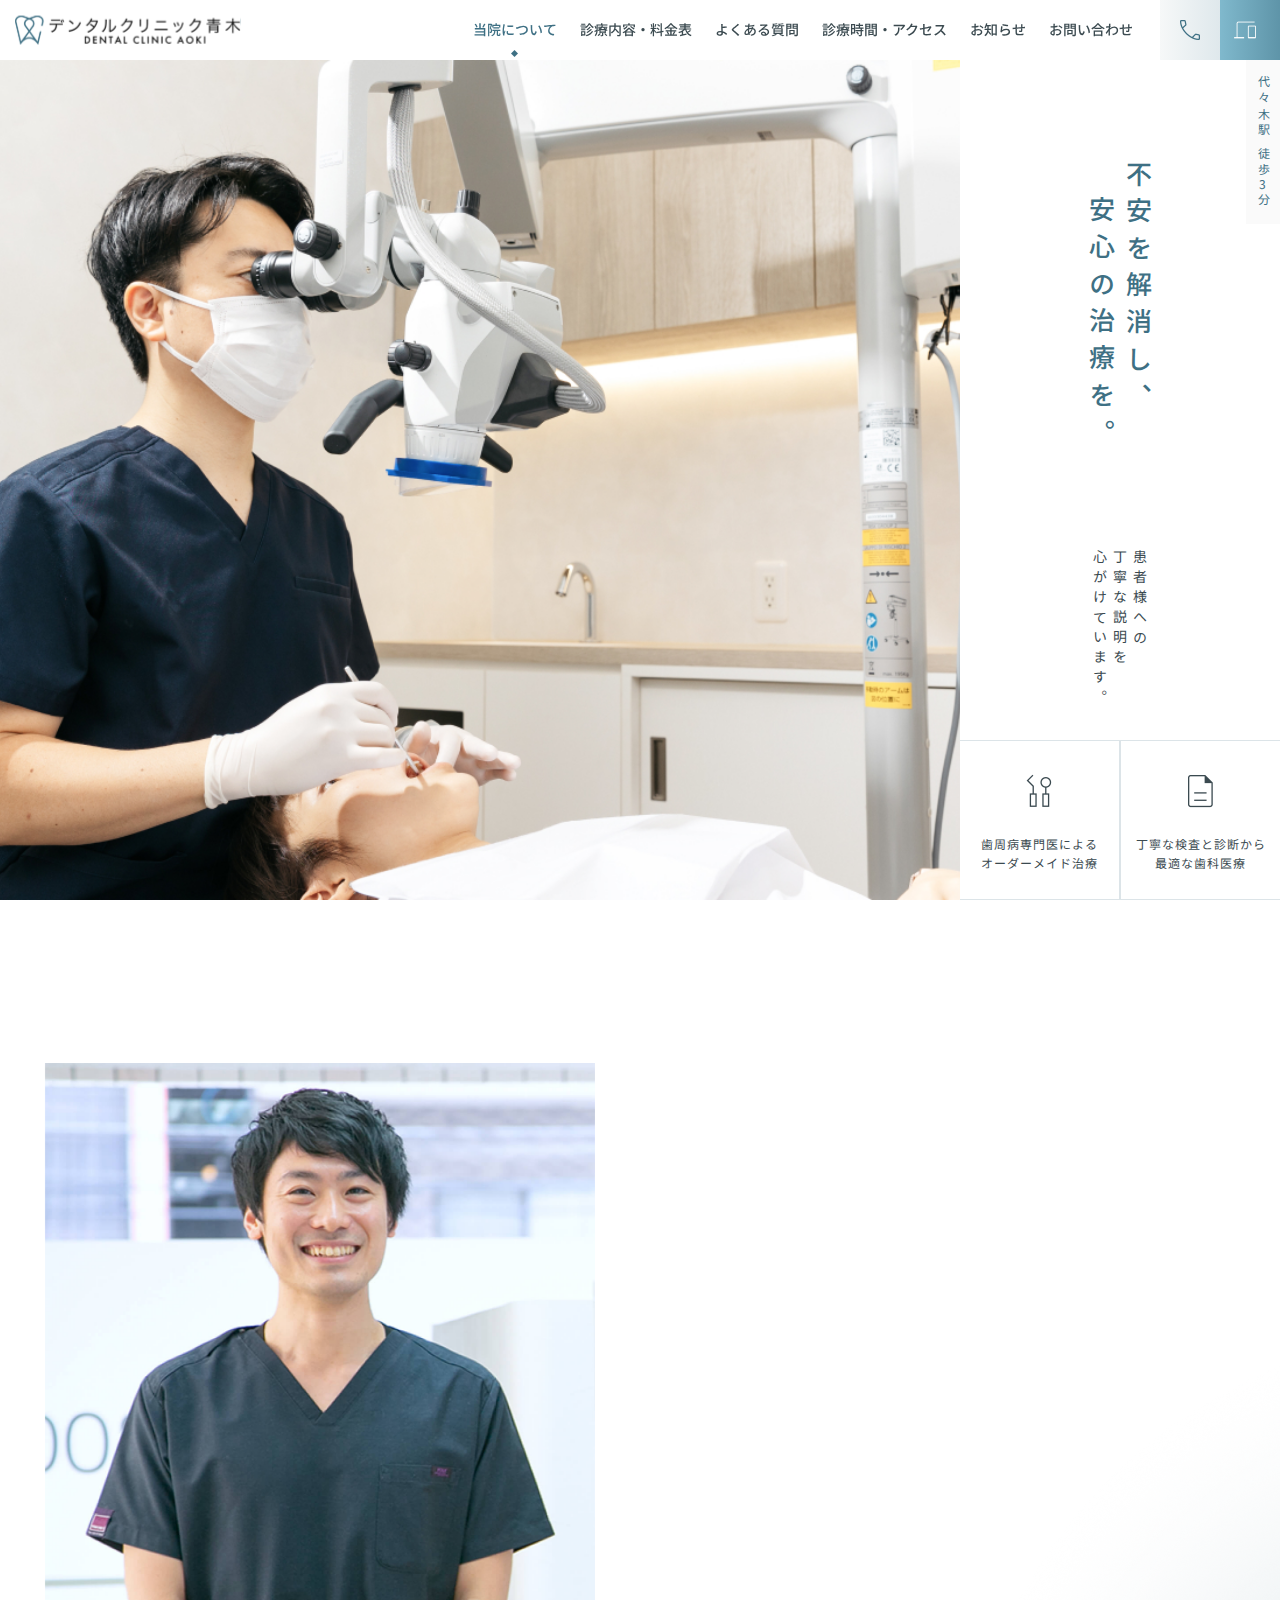
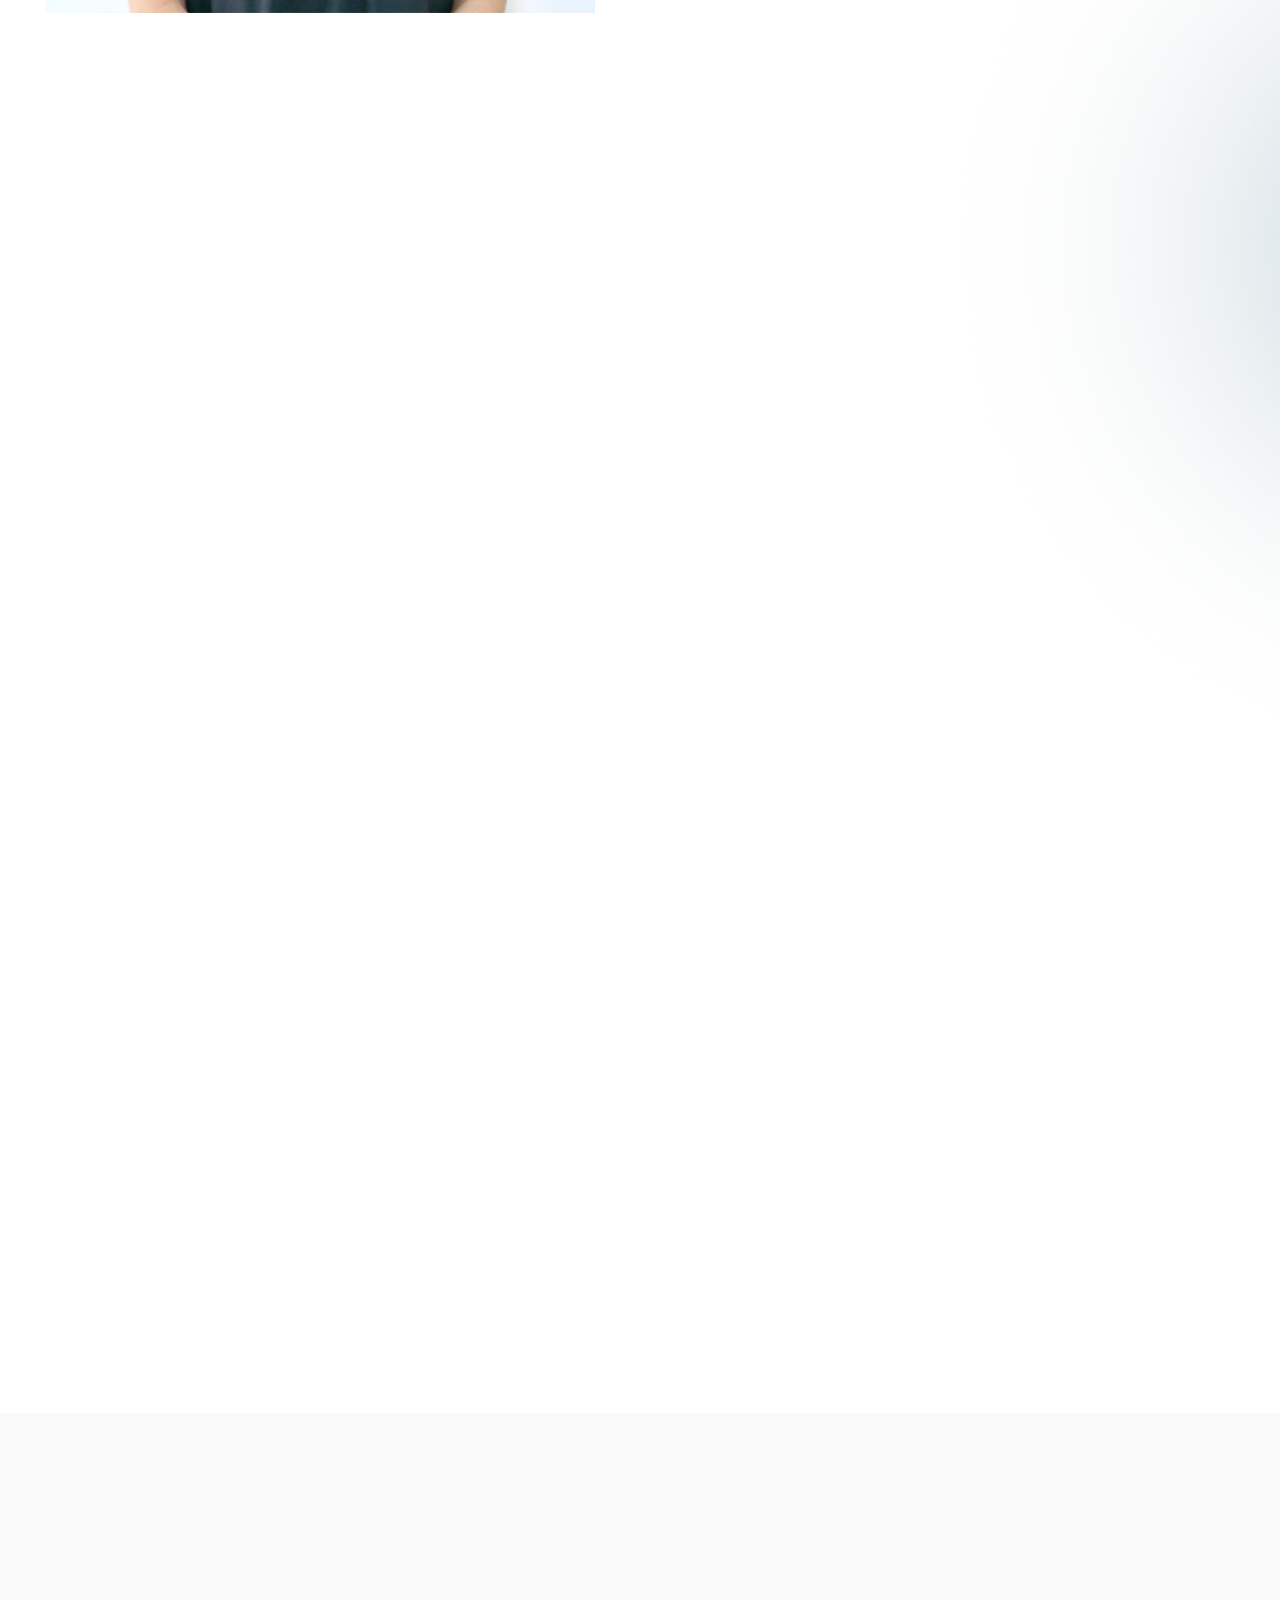
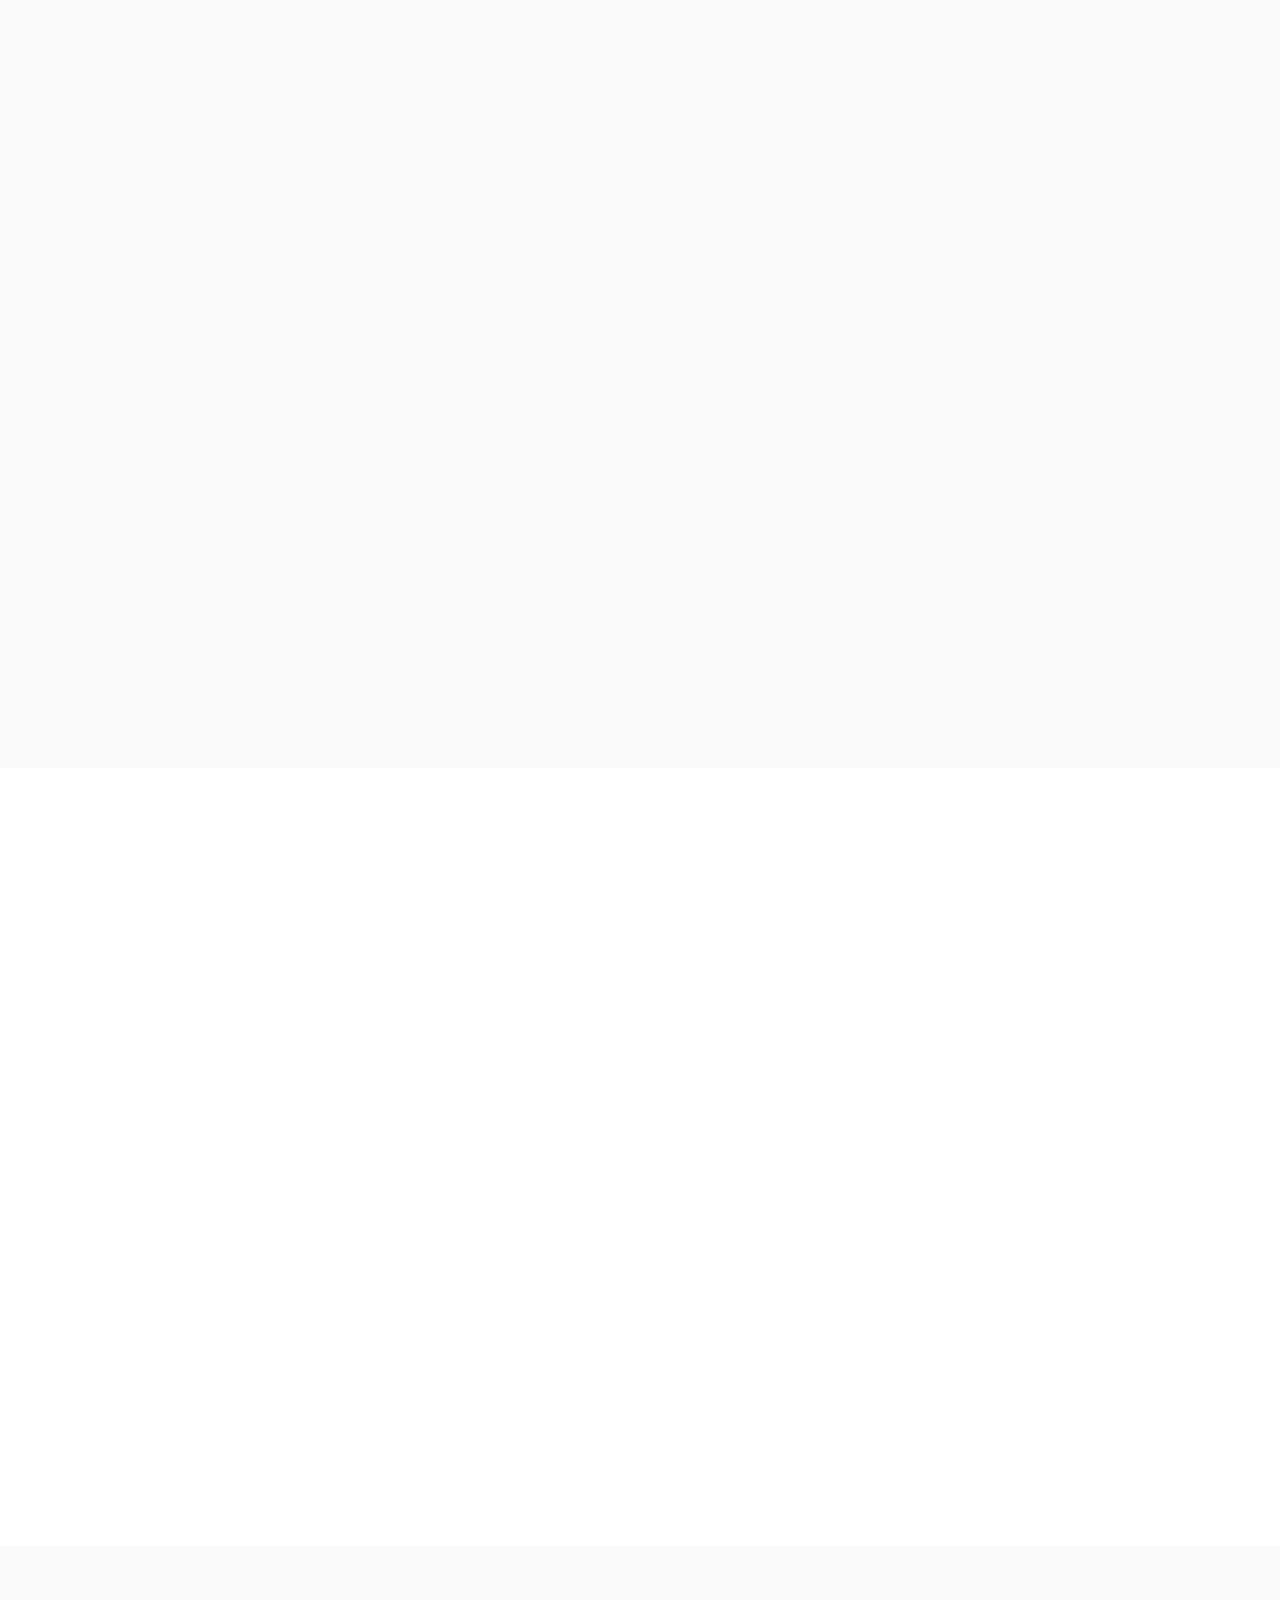
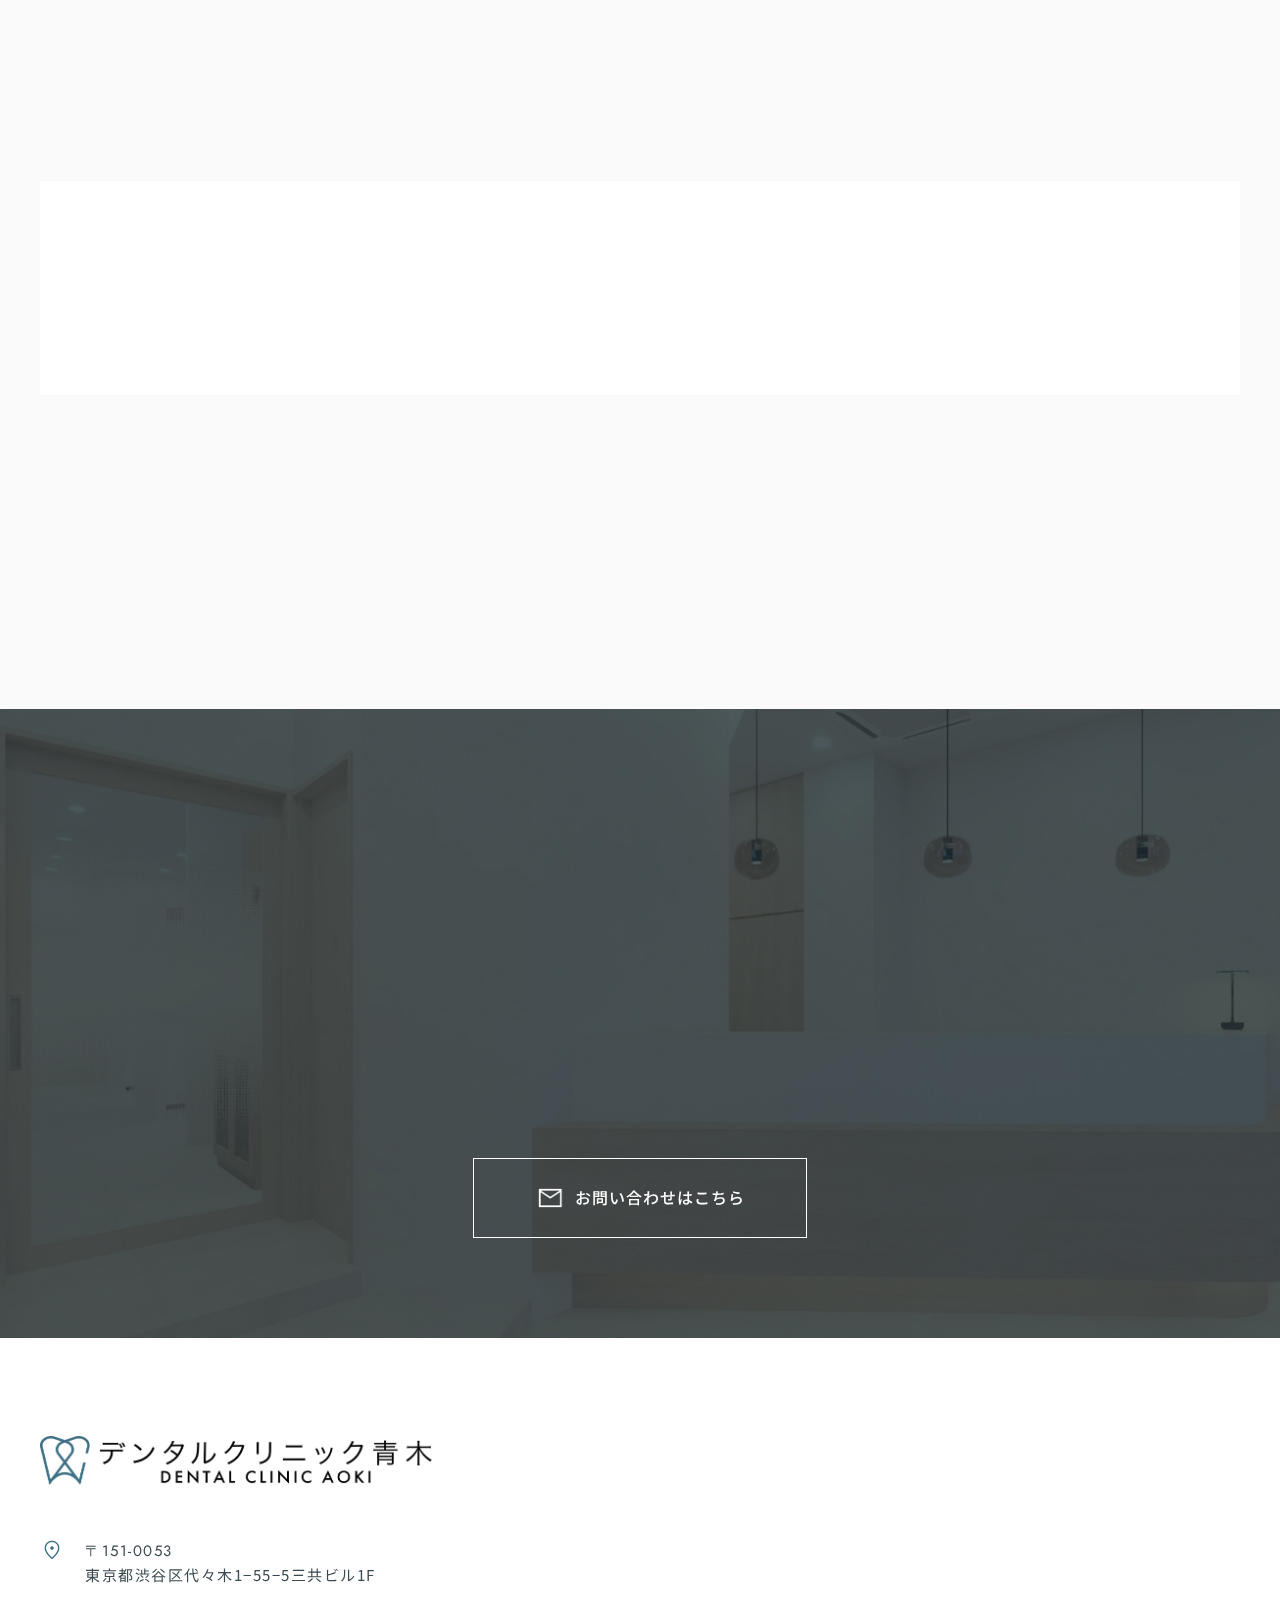
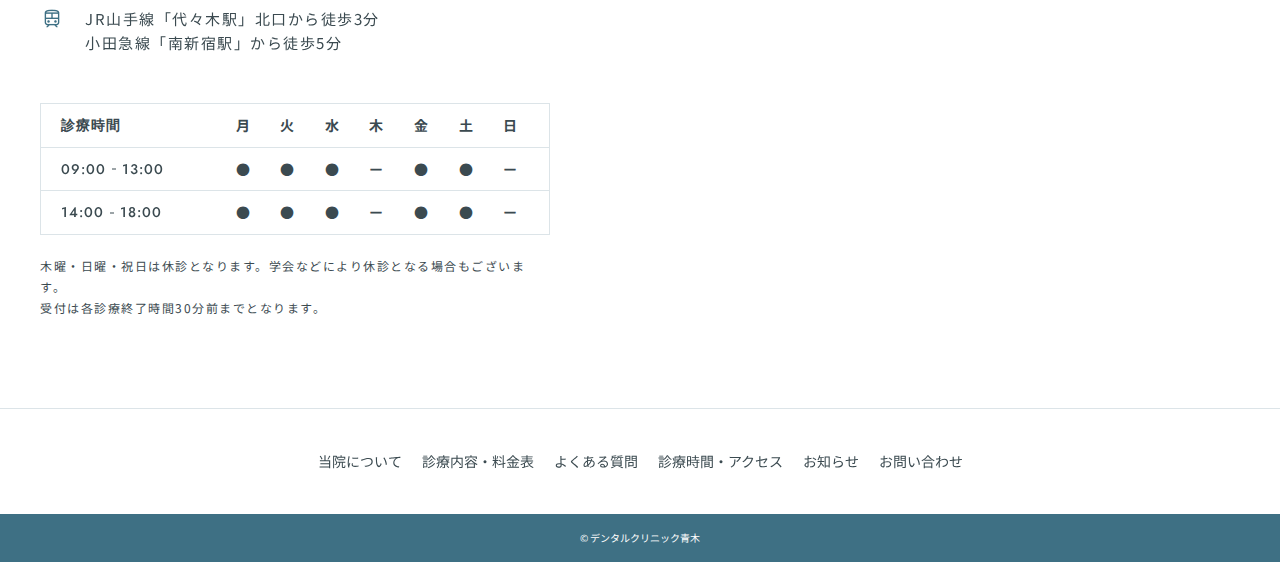
<file: index.html>
<!DOCTYPE html>
<html lang="ja">
	<head>
		<meta charset="utf-8">
		<meta http-equiv="x-ua-compatible" content="ie=edge">
		<meta name="viewport" content="width=device-width,initial-scale=1,user-scalable=no">
		<title></title>
		<meta name="description" content="">
		<meta name="keywords" content="">
		<meta name="format-detection" content="telephone=no">
		<link type="text/css" rel="stylesheet" href="./css/slick.css">
		<link type="text/css" rel="stylesheet" href="./css/slick-theme.css">
		<link type="text/css" rel="stylesheet" href="./css/oc-theme.css">
	</head>
	<body>
		<header id="header">
			<a href="./" class="header-logo">
				<img src="./img/common/logo.svg" alt="DENTAL CLINIC AOKI">
			</a>
			<nav class="header-nav">
				<ul class="header-nav__menu">
					<li class="header-nav__menu-item">
						<a href="" class="active">当院について</a>
					</li>
					<li class="header-nav__menu-item">
						<a href="">診療内容・料金表</a>
					</li>
					<li class="header-nav__menu-item">
						<a href="">よくある質問</a>
					</li>
					<li class="header-nav__menu-item">
						<a href="">診療時間・アクセス</a>
					</li>
					<li class="header-nav__menu-item">
						<a href="">お知らせ</a>
					</li>
					<li class="header-nav__menu-item">
						<a href="">お問い合わせ</a>
					</li>
				</ul>
				<div class="header-note sp-tb">
					<p> 当院は予約制となっております。<br> ご来院の前にご予約をお願いいたします。 </p>
					<a href="tel:0973800X0X" class="header-note__tel">
						<span>09-7380-0X0X</span>
					</a>
					<a href="" class="header-note__email">
						<span>お問い合わせはこちら</span>
					</a>
				</div>
			</nav>
			<div class="header-item">
				<a href="" class="header-item__tel js-openpopup">
					<img src="./img/common/icon-01.png" alt="tel">
				</a>
				<a href="" class="header-item__web pc-tb">
					<img src="./img/common/icon-02.png" alt="Web予約">
					<span>Web予約</span>
				</a>
			</div>
			<span class="js-mobile">
				<span></span>
			</span>
		</header>
		<main class="page-index">
			<section class="sec-mv">
				<ul class="mv-slider js-mv-slider">
					<li class="mv-slider__item">
						<img src="./img/index/mv-01.jpg" alt="DENTAL CLINIC AOKI" class="pc">
						<img src="./img/index/mv-01-sp.jpg" alt="DENTAL CLINIC AOKI" class="sp">
					</li>
					<li class="mv-slider__item">
						<img src="./img/index/mv-02.jpg" alt="DENTAL CLINIC AOKI" class="pc">
						<img src="./img/index/mv-02-sp.jpg" alt="DENTAL CLINIC AOKI" class="sp">
					</li>
					<li class="mv-slider__item">
						<img src="./img/index/mv-03.jpg" alt="DENTAL CLINIC AOKI" class="pc">
						<img src="./img/index/mv-03-sp.jpg" alt="DENTAL CLINIC AOKI" class="sp">
					</li>
					<li class="mv-slider__item">
						<img src="./img/index/mv-04.jpg" alt="DENTAL CLINIC AOKI" class="pc">
						<img src="./img/index/mv-04-sp.jpg" alt="DENTAL CLINIC AOKI" class="sp">
					</li>
				</ul>
				<div class="mv-block">
					<div class="mv-block__heading">
						<span class="mv-block__heading-note">代々木駅 徒歩<span>3</span>分</span>
						<h1 class="mv-block__heading-ttl">
							<p>
								<span>不安を解消し、</span>
								<span>安心の治療を。</span>
							</p>
						</h1>
						<div class="mv-block__heading-ct">
							<p> 患者様への<br class="pc-tb">丁寧な説明を<br class="pc-tb">心がけています。 </p>
						</div>
					</div>
					<div class="mv-block__items">
						<div class="mv-block__item">
							<img src="./img/common/icon-03.png" alt="歯周病専門医によるオーダーメイド治療">
							<p> 歯周病専門医による<br>オーダーメイド治療 </p>
						</div>
						<div class="mv-block__item">
							<img src="./img/common/icon-04.png" alt="丁寧な検査と診断から最適な歯科医療">
							<p> 丁寧な検査と診断から<br>最適な歯科医療 </p>
						</div>
					</div>
				</div>
			</section>
			<section class="sec-policy">
				<div class="policy-block">
					<div class="policy-block__img">
						<div class="policy-block__img--sticky">
							<div class="sticky-box">
								<img src="./img/index/policy-img.jpg" alt="丁寧な検査と診断から最適な歯科医療" class="img-01">
								<img src="./img/index/policy-img-02.jpg" alt="丁寧な検査と診断から最適な歯科医療" class="img-fade img-02">
							</div>
						</div>
					</div>
					<div class="policy-block__ct">
						<h2 class="c-ttl__01 js-scrollin">
							<span class="c-ft--en">Policy</span>
							<span class="c-ft--jp"> 患者さま<br class="sp"><span>一人ひとりに合った</span><br>
								<span>オーダーメイド治療</span>を<br> 提供いたします </span>
						</h2>
						<p class="js-scrollin"> 当院は、歯周病専門医の知識と技術をもとに、<br class="pc">歯周治療を中心とした包括的治療を提供いたします。 </p>
						<p class="js-scrollin"> 患者さまの不安や疑問、要望にしっかりと耳を傾け、<br class="pc">適切かつ正確な検査を行うことで、<br class="pc">患者さま一人ひとりのお口の状況をしっかり把握し、<br class="pc">治療を進めてまいります。 </p>
						<p class="js-scrollin"> 治療に関しては現在の状態、問題点、治療の選択肢、<br class="pc">それぞれのメリットとデメリットを細かく説明し、<br class="pc">納得いただいた上で、<br class="pc">どの治療が患者さまに適しているのか<br class="pc"> 患者さまと相談しながら決定していきます。 </p>
						<p class="js-scrollin"> 歯科医院にあまり良い印象を持っていない人でも<br class="pc"> 来院したいと思える環境や治療を提供することを<br class="pc"> 目指しております。 </p>
						<p class="js-scrollin pc"> 院長 青木栄人 </p>
					</div>
				</div>
			</section>
			<section class="sec-promise">
				<div class="inner">
					<div class="writing-block">
						<div class="writing-block__heading js-scrollin">
							<h2 class="c-ttl__02">
								<span class="c-ft--en">Promise</span>
								<span class="c-ft--jp"> 患者さまへの<br class="pc">お約束 </span>
							</h2>
						</div>
						<div class="writing-block__ct">
							<ul class="promise-list js-promise-list">
								<li class="promise-list__item js-scrollin">
									<div class="promise-list__box">
										<div class="promise-list__img">
											<img src="./img/index/promise-img-01.jpg" alt="しっかりとした説明で安心して治療を受けていただきます">
										</div>
										<div class="promise-list__ct c-txt__basic">
											<span class="promise-list__ct-number">Promise.01</span>
											<h3 class="promise-list__ct-ttl">しっかりとした説明で安心して治療を受けていただきます</h3>
											<p> 歯科治療に積極的でなかったり、不安を抱いている人にも、安心していただけるような歯科医療を提供いたします。 </p>
										</div>
									</div>
								</li>
								<li class="promise-list__item js-scrollin">
									<div class="promise-list__box">
										<div class="promise-list__img">
											<img src="./img/index/promise-img-02.jpg" alt="検査と診断に基づいた質の高い治療を提供します">
										</div>
										<div class="promise-list__ct c-txt__basic">
											<span class="promise-list__ct-number">Promise.02</span>
											<h3 class="promise-list__ct-ttl">検査と診断に基づいた質の高い治療を提供します</h3>
											<p> お口の中の状態を正しく検査・診断し、エビデンスに基づいた質の高い歯科治療の提供を行っております。 </p>
										</div>
									</div>
								</li>
								<li class="promise-list__item js-scrollin">
									<div class="promise-list__box">
										<div class="promise-list__img">
											<img src="./img/index/promise-img-03.jpg" alt="予防・メインテナンスを重視します">
										</div>
										<div class="promise-list__ct c-txt__basic">
											<span class="promise-list__ct-number">Promise.03</span>
											<h3 class="promise-list__ct-ttl">予防・メインテナンスを重視します</h3>
											<p> 歯科治療においてブラッシングは非常に重要です。<br> 当院では治療だけでなく、歯磨き指導や予防、メインテナンスに力を入れております。 </p>
										</div>
									</div>
								</li>
							</ul>
							<div class="flex-end js-scrollin">
								<a href="" class="c-btn__01">
									<span>当院について詳しく見る</span>
								</a>
							</div>
						</div>
					</div>
				</div>
			</section>
			<section class="sec-service">
				<div class="inner">
					<h2 class="c-ttl__01 c-al--c js-scrollin">
						<span class="c-ft--en">Service</span>
						<span class="c-ft--jp">診療内容</span>
					</h2>
					<div class="heading-note c-txt__basic js-scrollin">
						<p> 歯周病専門医である院長を中心に、<br> 各科の専門医・認定医の連携により、<br class="sp">歯科全般の診療に対応いたします。<br> お口のことならなんでもご相談ください。 </p>
					</div>
					<ul class="service-list">
						<li class="service-list__item js-scrollin">
							<a href="" class="service-list__box">
								<img src="./img/common/icon-06.png" alt="歯周病治療">
								<span>歯周病治療</span>
							</a>
						</li>
						<li class="service-list__item js-scrollin">
							<a href="" class="service-list__box">
								<img src="./img/common/icon-07.png" alt="予防歯科・メインテナンス">
								<span class="pc">予防歯科・メインテナンス</span>
								<span class="sp"> 予防歯科<br> メインテナンス </span>
							</a>
						</li>
						<li class="service-list__item js-scrollin">
							<a href="" class="service-list__box">
								<img src="./img/common/icon-08.png" alt="インプラント">
								<span>インプラント</span>
							</a>
						</li>
						<li class="service-list__item js-scrollin">
							<a href="" class="service-list__box">
								<img src="./img/common/icon-09.png" alt="入れ歯">
								<span>入れ歯</span>
							</a>
						</li>
					</ul>
					<ul class="service-list service-list--02">
						<li class="service-list__item js-scrollin">
							<a href="" class="service-list__box">
								<img src="./img/common/icon-10.png" alt="虫歯治療">
								<span>虫歯治療</span>
							</a>
						</li>
						<li class="service-list__item js-scrollin">
							<a href="" class="service-list__box">
								<img src="./img/common/icon-11.png" alt="根管治療">
								<span>根管治療</span>
							</a>
						</li>
						<li class="service-list__item js-scrollin">
							<a href="" class="service-list__box">
								<img src="./img/common/icon-12.png" alt="矯正歯科">
								<span>矯正歯科</span>
							</a>
						</li>
						<li class="service-list__item js-scrollin">
							<a href="" class="service-list__box">
								<img src="./img/common/icon-13.png" alt="審美歯科">
								<span>審美歯科</span>
							</a>
						</li>
						<li class="service-list__item js-scrollin">
							<a href="" class="service-list__box">
								<img src="./img/common/icon-14.png" alt="ホワイトニング">
								<span>ホワイトニング</span>
							</a>
						</li>
					</ul>
					<div class="flex-end js-scrollin">
						<a href="" class="c-btn__01">
							<span>料金表はこちら</span>
						</a>
					</div>
				</div>
			</section>
			<section class="sec-news">
				<div class="inner">
					<div class="writing-block">
						<div class="writing-block__heading js-scrollin">
							<h2 class="c-ttl__02">
								<span class="c-ft--en">News</span>
								<span class="c-ft--jp"> お知らせ </span>
							</h2>
						</div>
						<div class="writing-block__ct">
							<ul class="news-list c-txt__basic">
								<li class="news-list__item js-scrollin">
									<a href="">
										<span class="news-list__date">2022.04.01</span>
										<span class="news-list__category">お知らせ</span>
										<p> テキストが入りますテキストが入りますテキストが入りますテキストが入ります </p>
									</a>
								</li>
								<li class="news-list__item js-scrollin">
									<a href="">
										<span class="news-list__date">2022.04.01</span>
										<span class="news-list__category">お知らせ</span>
										<p> テキストが入りますテキストが入りますテキストが入りますテキストが入ります </p>
									</a>
								</li>
								<li class="news-list__item js-scrollin">
									<a href="">
										<span class="news-list__date">2022.04.01</span>
										<span class="news-list__category">お知らせ</span>
										<p> テキストが入りますテキストが入りますテキストが入りますテキストが入りますテキストが入りますテキストが入りますテキストが入りますテキストが入ります </p>
									</a>
								</li>
								<li class="news-list__item js-scrollin">
									<a href="">
										<span class="news-list__date">2022.04.01</span>
										<span class="news-list__category">お知らせ</span>
										<p> テキストが入りますテキストが入りますテキストが入りますテキストが入ります </p>
									</a>
								</li>
							</ul>
							<div class="flex-end js-scrollin">
								<a href="" class="c-btn__01">
									<span>お知らせを見る</span>
								</a>
							</div>
						</div>
					</div>
				</div>
			</section>
			<section class="sec-question">
				<div class="inner">
					<h2 class="c-ttl__01 c-al--c mbpc-60 mbsp-30 js-scrollin">
						<span class="c-ft--en">Q&A</span>
						<span class="c-ft--jp">よくある質問</span>
					</h2>
					<ul class="question-list">
						<li class="question-list__item js-scrollin">
							<div class="question-list__box">
								<span class="c-fc--gray">妊娠中</span>でも<br> 歯の治療はしてもらえる？ </div>
						</li>
						<li class="question-list__item js-scrollin">
							<div class="question-list__box"> 他の医院で<span class="c-fc--gray">歯を抜くしかない</span>と<br> 言われたのだけど… </div>
						</li>
						<li class="question-list__item js-scrollin">
							<div class="question-list__box">
								<span class="c-fc--gray">インプラント</span>ってどんな<br> 治療方法？ </div>
						</li>
					</ul>
					<div class="heading-note c-txt__basic mbsp-35 js-scrollin">
						<p> 当院の設備や診療・治療内容についてなど、<br class="sp">患者様よりよく寄せられる質問を<br class="sp">まとめました。<br> この他にもご不明な点がございましたら、<br class="sp">当院までお気軽にお問い合わせください。 </p>
					</div>
					<div class="flex-end js-scrollin">
						<a href="" class="c-btn__01">
							<span>よくある質問を見る</span>
						</a>
					</div>
				</div>
			</section>
			<section class="sec-contact">
				<div class="inner">
					<h2 class="c-ttl__01 c-al--c mbpc-60 js-scrollin">
						<span class="c-ft--en">Contact</span>
						<span class="c-ft--jp">お問い合わせ</span>
					</h2>
					<div class="heading-note mbpc-35 mbsp-30 c-txt__basic js-scrollin">
						<p> ご予約やご質問は、<br class="sp">お電話またはお問い合わせフォームより<br class="sp">お気軽にご連絡ください。<br>
						</p>
						<p>
							<small> ※当院は予約制となっております。<br class="sp">ご来院の前にご予約をお願いいたします。 </small>
						</p>
					</div>
					<a href="tel:0973800X0X" class="contact-tel mbpc-38 js-scrollin"><span>09-7380-0X0X</span></a>
					<a href="" class="c-btn__02 c-btn__02--email js-scrollinl">
						<span>お問い合わせはこちら</span>
					</a>
				</div>
			</section>
		</main>
		<footer id="footer">
			<div class="inner">
				<div class="footer-block">
					<div class="footer-block__note">
						<a href="" class="footer-logo">
							<img src="./img/common/footer-logo.png" alt="DENTAL CLINIC AOKI">
						</a>
						<ul class="footer-item">
							<li>
								<img src="./img/common/icon-15.png" alt="DENTAL CLINIC AOKI">
								<p>
									<span class="c-ft--en">〒151-0053</span><br> 東京都渋谷区代々木1−55−5<br class="sp">三共ビル1F </p>
							</li>
							<li>
								<img src="./img/common/icon-16.png" alt="DENTAL CLINIC AOKI">
								<p> JR山手線「代々木駅」北口から徒歩3分<br> 小田急線「南新宿駅」から徒歩5分 </p>
							</li>
						</ul>
						<table class="footer-calendar">
							<tr>
								<th>診療時間</th>
								<th>月</th>
								<th>火</th>
								<th>水</th>
								<th>木</th>
								<th>金</th>
								<th>土</th>
								<th>日</th>
							</tr>
							<tr>
								<td><span>09:00</span><span>13:00</span></td>
								<td><span>●</span></td>
								<td><span>●</span></td>
								<td><span>●</span></td>
								<td><span>ー</span></td>
								<td><span>●</span></td>
								<td><span>●</span></td>
								<td><span>ー</span></td>
							</tr>
							<tr>
								<td><span>14:00</span><span>18:00</span></td>
								<td><span>●</span></td>
								<td><span>●</span></td>
								<td><span>●</span></td>
								<td><span>ー</span></td>
								<td><span>●</span></td>
								<td><span>●</span></td>
								<td><span>ー</span></td>
							</tr>
						</table>
						<p> 木曜・日曜・祝日は休診となります。<br class="sp">学会などにより休診となる場合もございます。<br> 受付は各診療終了時間30分前までとなります。 </p>
					</div>
					<div class="footer-block__maps">
						<iframe src="https://www.google.com/maps/embed?pb=!1m14!1m8!1m3!1d12962.803334878457!2d139.70081!3d35.6843677!3m2!1i1024!2i768!4f13.1!3m3!1m2!1s0x60188d2e7f41387b%3A0xa6746d2db23c63f1!2z44OH44Oz44K_44Or44Kv44Oq44OL44OD44Kv6Z2S5pyo!5e0!3m2!1sja!2sjp!4v1724394195571!5m2!1sja!2sjp" style="border:0;" allowfullscreen="" loading="lazy" referrerpolicy="no-referrer-when-downgrade"></iframe>
					</div>
				</div>
			</div>
			<ul class="footer-menu">
				<li><a href="">当院について</a></li>
				<li><a href="">診療内容・料金表</a></li>
				<li><a href="">よくある質問</a></li>
				<li><a href="">診療時間・アクセス</a></li>
				<li><a href="">お知らせ</a></li>
				<li><a href="">お問い合わせ</a></li>
			</ul>
			<div class="copyright"> © デンタルクリニック青木 </div>
		</footer>
		<div class="popup-tel">
			<div class="popup-block">
				<span class="popup-block__close js-close"><img src="./img/common/close.png" alt="close"></span>
				<div class="popup-show">
					<a href="tel:0973800X0X" class="popup-show__tel">09-7380-0X0X</a>
					<p> 受付時間<br>
						<span>98:00〜60:73</span>
					</p>
					<span class="c-btn__close js-close">閉じる</span>
				</div>
			</div>
		</div>
		<script src="./js/jquery-3.3.1.min.js"></script>
		<script src="./js/slick.min.js"></script>
		<script src="./js/jquery.matchHeight-min.js"></script>
		<script src="./js/oc-theme.js"></script>
	</body>
</html>
</file>
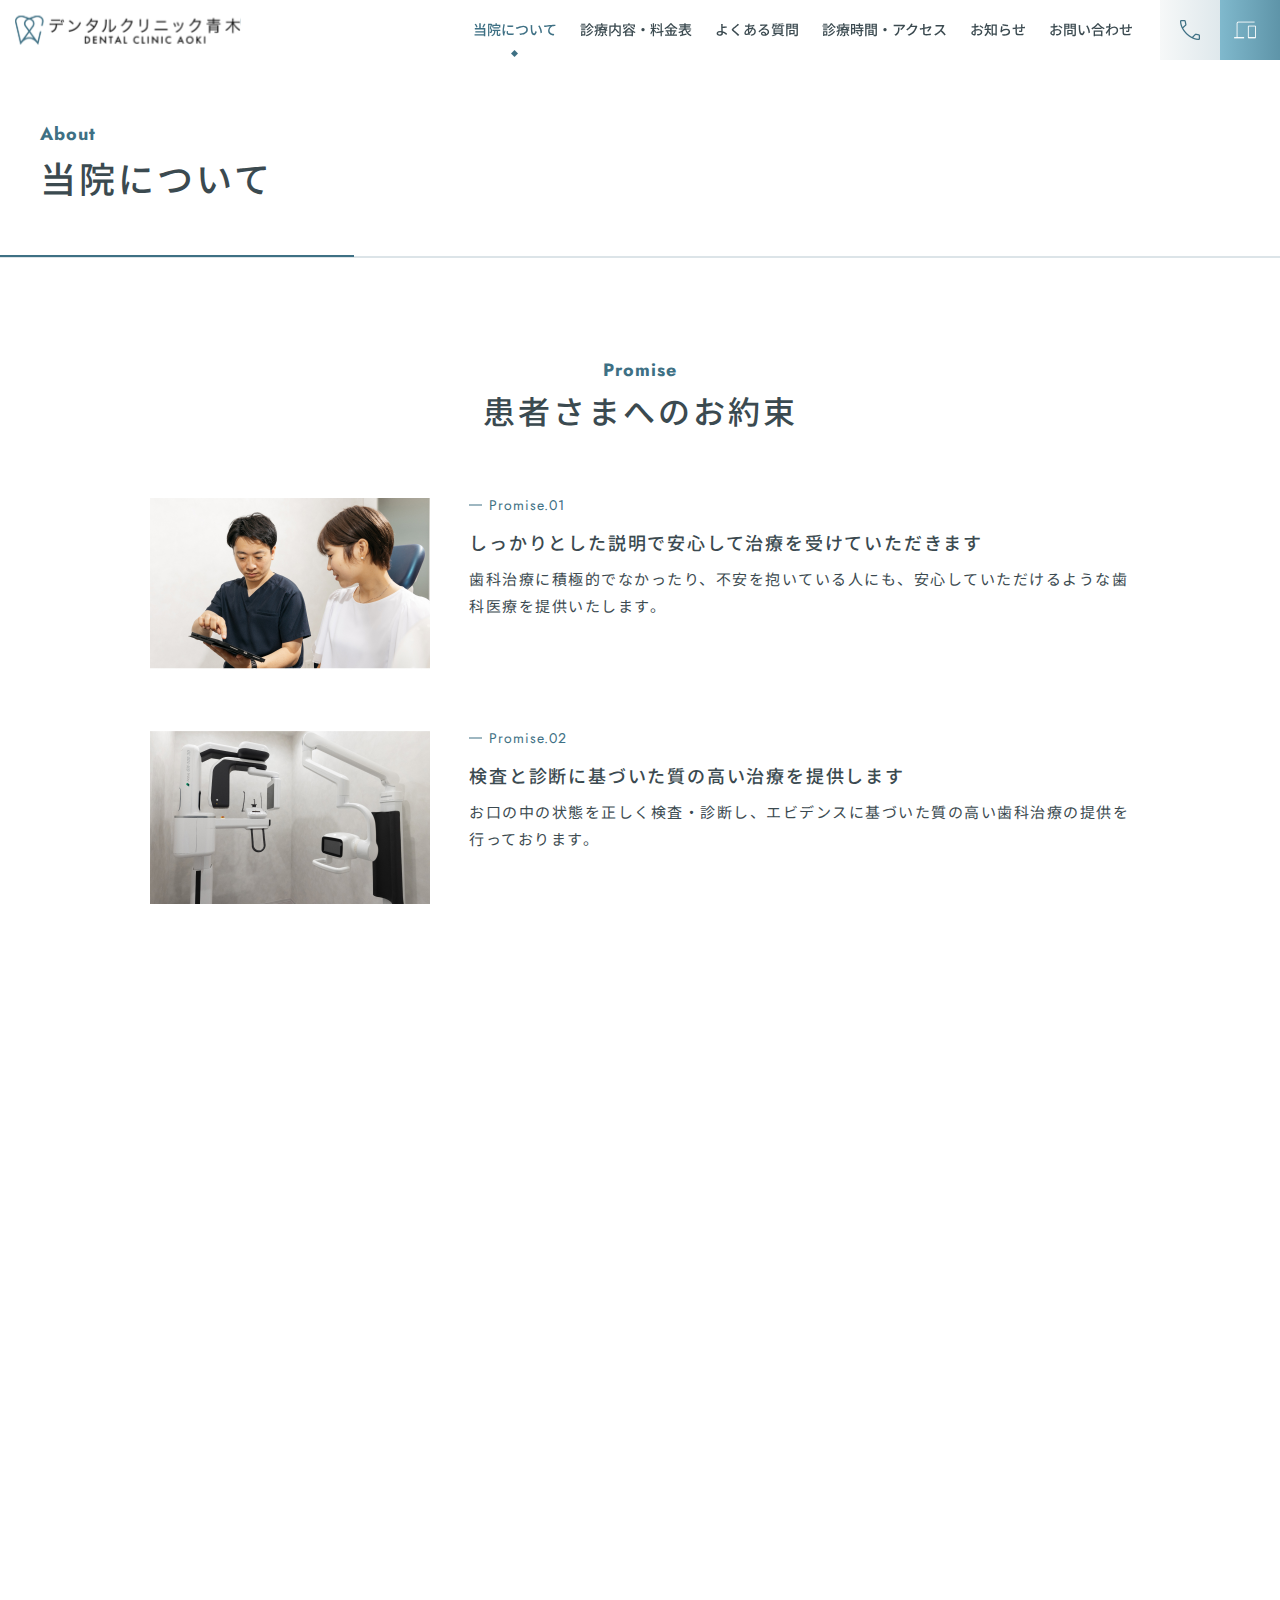
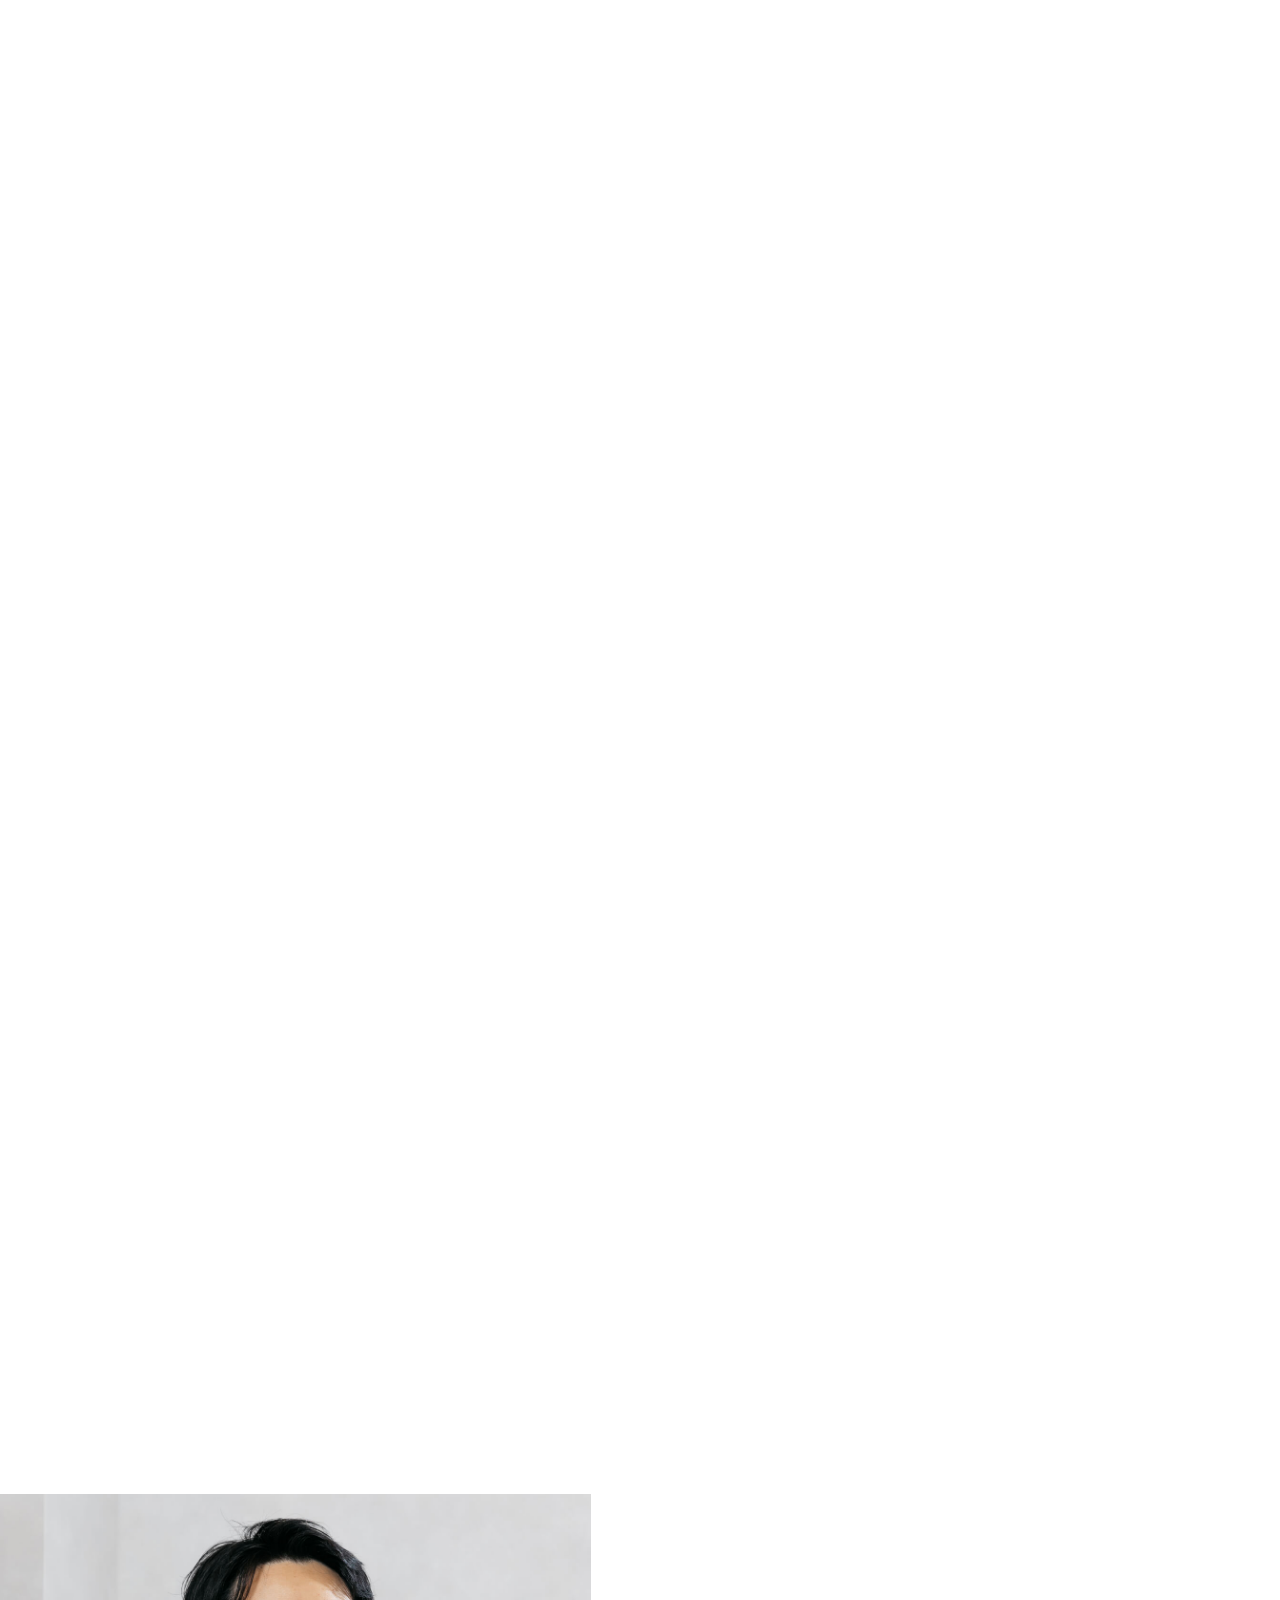
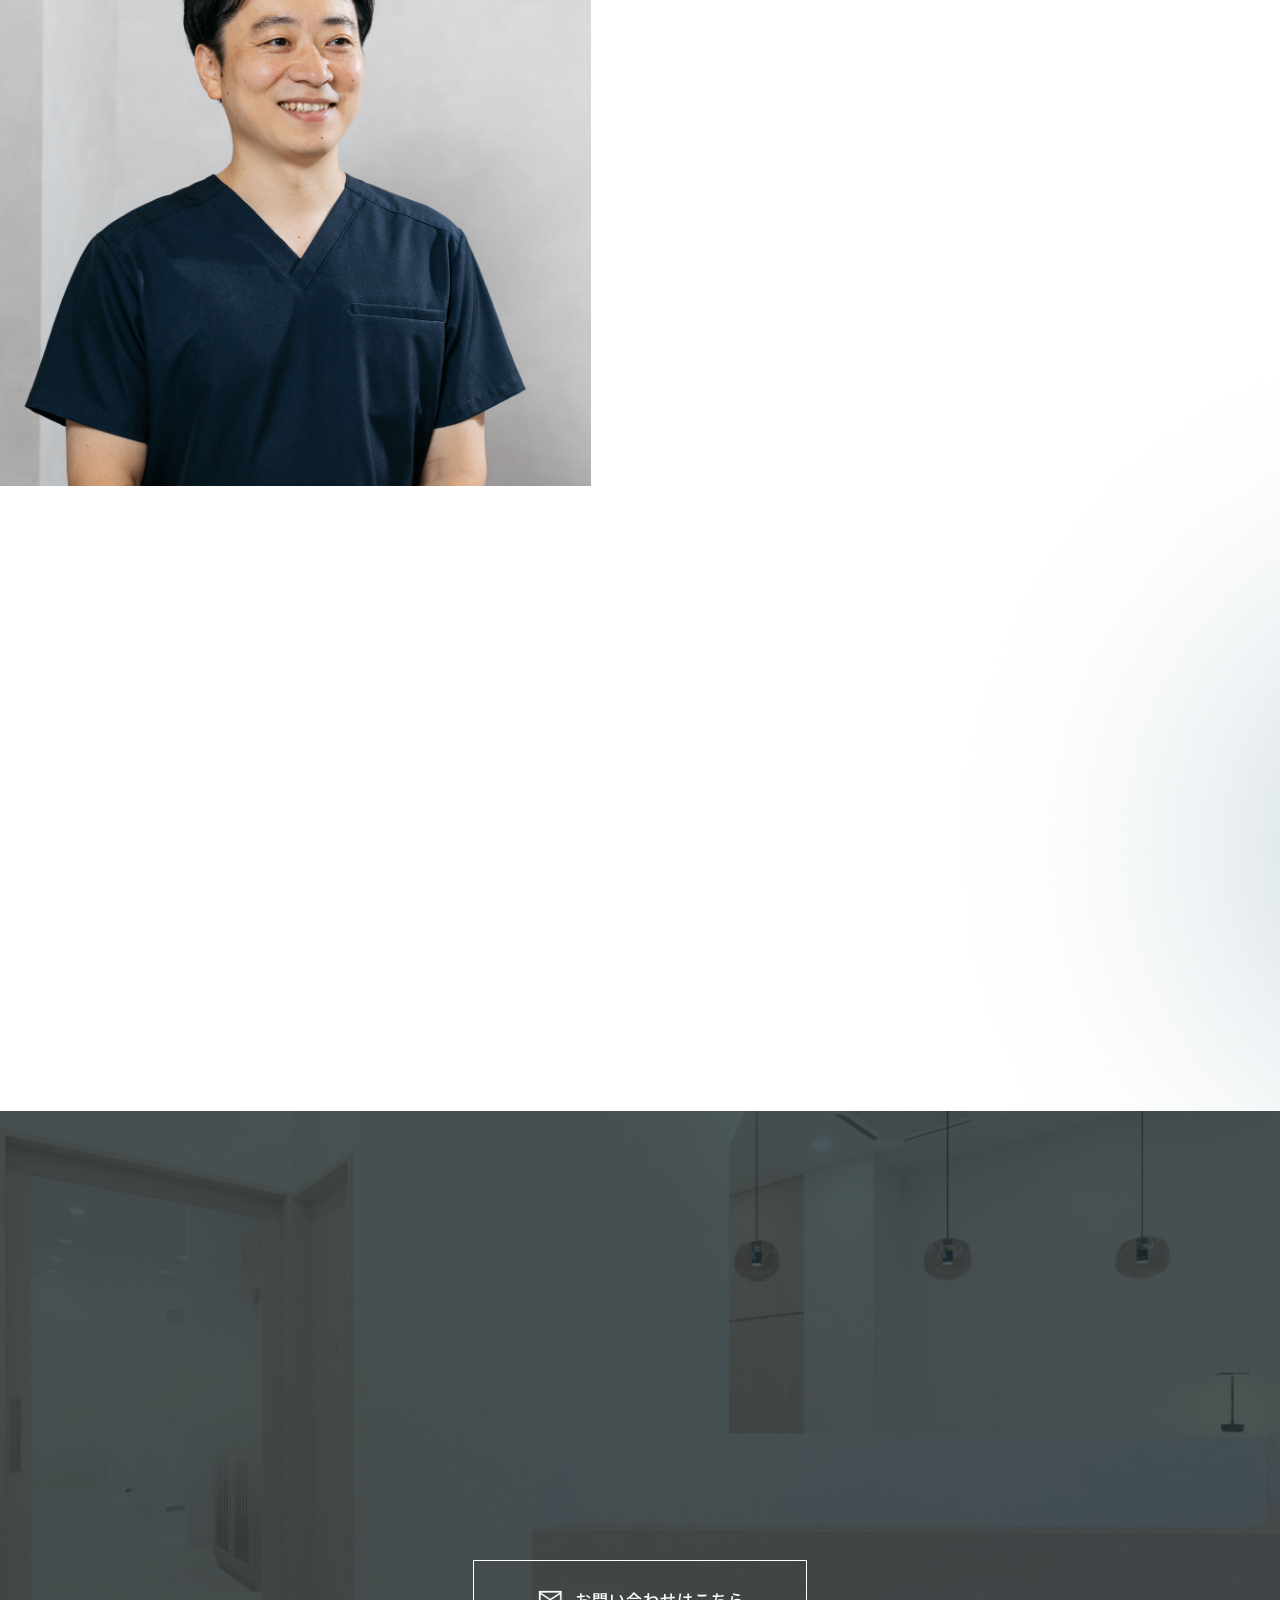
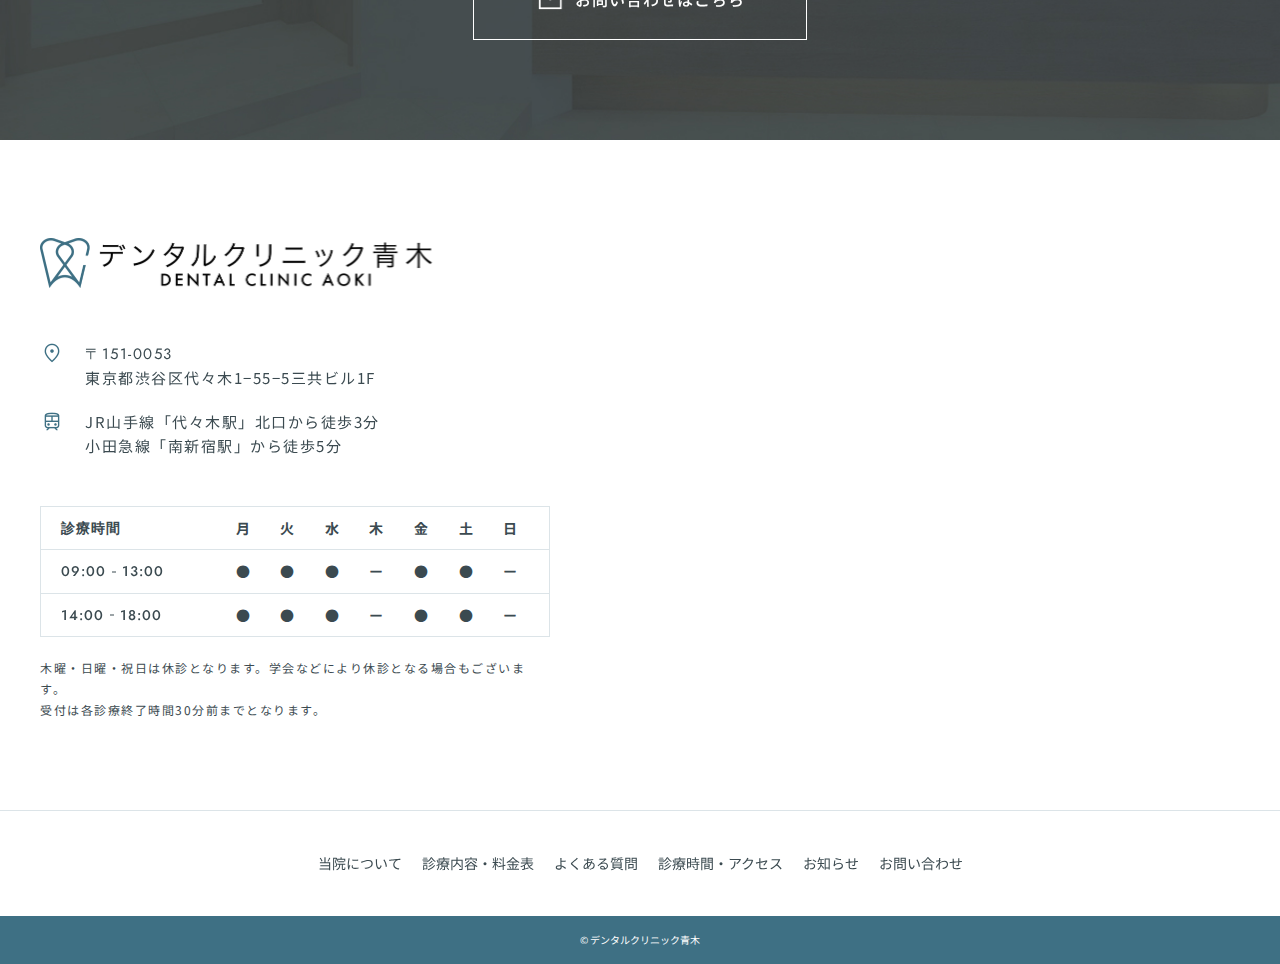
<file: about.html>
<!DOCTYPE html>
<html lang="ja">
	<head>
		<meta charset="utf-8">
		<meta http-equiv="x-ua-compatible" content="ie=edge">
		<meta name="viewport" content="width=device-width,initial-scale=1,user-scalable=no">
		<title></title>
		<meta name="description" content="">
		<meta name="keywords" content="">
		<meta name="format-detection" content="telephone=no">
		<link type="text/css" rel="stylesheet" href="./css/slick.css">
		<link type="text/css" rel="stylesheet" href="./css/slick-theme.css">
		<link type="text/css" rel="stylesheet" href="./css/oc-theme.css">
	</head>
	<body>
		<header id="header">
			<a href="./" class="header-logo">
				<img src="./img/common/logo.svg" alt="DENTAL CLINIC AOKI">
			</a>
			<nav class="header-nav">
				<ul class="header-nav__menu">
					<li class="header-nav__menu-item">
						<a href="" class="active">当院について</a>
					</li>
					<li class="header-nav__menu-item">
						<a href="">診療内容・料金表</a>
					</li>
					<li class="header-nav__menu-item">
						<a href="">よくある質問</a>
					</li>
					<li class="header-nav__menu-item">
						<a href="">診療時間・アクセス</a>
					</li>
					<li class="header-nav__menu-item">
						<a href="">お知らせ</a>
					</li>
					<li class="header-nav__menu-item">
						<a href="">お問い合わせ</a>
					</li>
				</ul>
				<div class="header-note sp-tb">
					<p> 当院は予約制となっております。<br> ご来院の前にご予約をお願いいたします。 </p>
					<a href="tel:0973800X0X" class="header-note__tel">
						<span>09-7380-0X0X</span>
					</a>
					<a href="" class="header-note__email">
						<span>お問い合わせはこちら</span>
					</a>
				</div>
			</nav>
			<div class="header-item">
				<a href="" class="header-item__tel js-openpopup">
					<img src="./img/common/icon-01.png" alt="tel">
				</a>
				<a href="" class="header-item__web pc-tb">
					<img src="./img/common/icon-02.png" alt="Web予約">
					<span>Web予約</span>
				</a>
			</div>
			<span class="js-mobile">
				<span></span>
			</span>
		</header>
		<main class="page-about">
			<section class="sec-heading">
				<div class="inner">
					<h1 class="c-ttl__01">
						<span class="c-ft--en">About</span>
						<span class="c-ft--jp">当院について</span>
					</h1>
				</div>
			</section>
			<section class="sec-promise">
				<div class="inner">
					<h2 class="c-ttl__01 c-al--c js-scrollin mbpc-65">
						<span class="c-ft--en">Promise</span>
						<span class="c-ft--jp">患者さまへのお約束</span>
					</h2>
					<ul class="promise-list js-promise-list">
						<li class="promise-list__item js-scrollin">
							<div class="promise-list__box">
								<div class="promise-list__img">
									<img src="./img/index/promise-img-01.jpg" alt="しっかりとした説明で安心して治療を受けていただきます">
								</div>
								<div class="promise-list__ct c-txt__basic">
									<span class="promise-list__ct-number">Promise.01</span>
									<h3 class="promise-list__ct-ttl">しっかりとした説明で安心して治療を受けていただきます</h3>
									<p> 歯科治療に積極的でなかったり、不安を抱いている人にも、安心していただけるような歯科医療を提供いたします。 </p>
								</div>
							</div>
						</li>
						<li class="promise-list__item js-scrollin">
							<div class="promise-list__box">
								<div class="promise-list__img">
									<img src="./img/index/promise-img-02.jpg" alt="検査と診断に基づいた質の高い治療を提供します">
								</div>
								<div class="promise-list__ct c-txt__basic">
									<span class="promise-list__ct-number">Promise.02</span>
									<h3 class="promise-list__ct-ttl">検査と診断に基づいた質の高い治療を提供します</h3>
									<p> お口の中の状態を正しく検査・診断し、エビデンスに基づいた質の高い歯科治療の提供を行っております。 </p>
								</div>
							</div>
						</li>
						<li class="promise-list__item js-scrollin">
							<div class="promise-list__box">
								<div class="promise-list__img">
									<img src="./img/index/promise-img-03.jpg" alt="予防・メインテナンスを重視します">
								</div>
								<div class="promise-list__ct c-txt__basic">
									<span class="promise-list__ct-number">Promise.03</span>
									<h3 class="promise-list__ct-ttl">予防・メインテナンスを重視します</h3>
									<p> 歯科治療においてブラッシングは非常に重要です。<br> 当院では治療だけでなく、歯磨き指導や予防、メインテナンスに力を入れております。 </p>
								</div>
							</div>
						</li>
					</ul>
					<div class="flex-end sp js-scrollin">
						<a href="" class="c-btn__01">
							<span>当院について詳しく見る</span>
						</a>
					</div>
				</div>
			</section>
			<section class="sec-clinic">
				<div class="inner">
					<h2 class="c-ttl__01 c-al--c js-scrollin mbpc-65">
						<span class="c-ft--en">Clinic</span>
						<span class="c-ft--jp">院内紹介</span>
					</h2>
					<ul class="clinic-list">
						<li class="clinic-list__item js-scrollin">
							<div class="clinic-list__box">
								<div class="clinic-list__img">
									<img src="./img/about/img-01.jpg" alt="立地">
								</div>
								<div class="clinic-list__ct c-txt__basic">
									<h3 class="clinic-list__ct-ttl">立地</h3>
									<p> 横浜市営地下鉄ブルーラインとグリーンラインが通るセンター北駅より徒歩3分。地元の方はもちろん、遠方からの患者様にも通いやすい、便利な立地です。 </p>
								</div>
							</div>
						</li>
						<li class="clinic-list__item js-scrollin">
							<div class="clinic-list__box">
								<div class="clinic-list__img">
									<img src="./img/about/img-02.jpg" alt="受付">
								</div>
								<div class="clinic-list__ct c-txt__basic">
									<h3 class="clinic-list__ct-ttl">受付</h3>
									<p> 常に気持ちよくご来院いただけるよう、スタッフ一同心がけております。ご不明点や心配なことがございましたら、お気軽におたずねください。 </p>
								</div>
							</div>
						</li>
						<li class="clinic-list__item js-scrollin">
							<div class="clinic-list__box">
								<div class="clinic-list__img">
									<img src="./img/about/img-03.jpg" alt="清潔で衛生的な環境">
								</div>
								<div class="clinic-list__ct c-txt__basic">
									<h3 class="clinic-list__ct-ttl">清潔で衛生的な環境</h3>
									<p> 院内の空気の清浄化や換気はもちろん、診療スペース・共用部分の消毒・除菌を徹底し、常に清潔な環境づくりを目指しております。 </p>
								</div>
							</div>
						</li>
						<li class="clinic-list__item js-scrollin">
							<div class="clinic-list__box">
								<div class="clinic-list__img">
									<img src="./img/about/img-04.jpg" alt="落ち着ける空間">
								</div>
								<div class="clinic-list__ct c-txt__basic">
									<h3 class="clinic-list__ct-ttl">落ち着ける空間</h3>
									<p> 医療機関を受診する際には、緊張される方も多いと思います。インテリアや待合スペースの配置など、落ち着ける空間づくりを心がけております。 </p>
								</div>
							</div>
						</li>
					</ul>
				</div>
			</section>
			<section class="sec-facilities">
				<div class="inner">
					<h2 class="c-ttl__01 c-al--c js-scrollin mbpc-65">
						<span class="c-ft--en">Facilities</span>
						<span class="c-ft--jp">設備紹介</span>
					</h2>
					<ul class="clinic-list">
						<li class="clinic-list__item js-scrollin">
							<div class="clinic-list__box">
								<div class="clinic-list__img">
									<img src="./img/about/img-05.jpg" alt="口腔内カメラ">
								</div>
								<div class="clinic-list__ct c-txt__basic">
									<h3 class="clinic-list__ct-ttl">口腔内カメラ</h3>
									<p> 見えにくい口腔内を、細部まで鮮明に映し出すことができる歯科用カメラです。 </p>
								</div>
							</div>
						</li>
						<li class="clinic-list__item js-scrollin">
							<div class="clinic-list__box">
								<div class="clinic-list__img">
									<img src="./img/about/img-06.jpg" alt="モニター">
								</div>
								<div class="clinic-list__ct c-txt__basic">
									<h3 class="clinic-list__ct-ttl">モニター</h3>
									<p> 口腔内の状態を「見える化」し、歯科治療そして予防への意識を高めることができます。 </p>
								</div>
							</div>
						</li>
						<li class="clinic-list__item js-scrollin">
							<div class="clinic-list__box">
								<div class="clinic-list__img">
									<img src="./img/about/img-07.jpg" alt="滅菌器">
								</div>
								<div class="clinic-list__ct c-txt__basic">
									<h3 class="clinic-list__ct-ttl">滅菌器</h3>
									<p> 安心して治療を受けていただけるよう、医療器具の徹底した衛生管理を行っております。 </p>
								</div>
							</div>
						</li>
						<li class="clinic-list__item js-scrollin">
							<div class="clinic-list__box">
								<div class="clinic-list__img">
									<img src="./img/about/img-08.jpg" alt="完全個室診察室">
								</div>
								<div class="clinic-list__ct c-txt__basic">
									<h3 class="clinic-list__ct-ttl">完全個室診察室</h3>
									<p> プライバシーに配慮した、完全個室の診察室もございます。 </p>
								</div>
							</div>
						</li>
						<li class="clinic-list__item js-scrollin">
							<div class="clinic-list__box">
								<div class="clinic-list__img">
									<img src="./img/about/img-05.jpg" alt="口腔内カメラ">
								</div>
								<div class="clinic-list__ct c-txt__basic">
									<h3 class="clinic-list__ct-ttl">口腔内カメラ</h3>
									<p> 見えにくい口腔内を、細部まで鮮明に映し出すことができる歯科用カメラです。 </p>
								</div>
							</div>
						</li>
						<li class="clinic-list__item js-scrollin">
							<div class="clinic-list__box">
								<div class="clinic-list__img">
									<img src="./img/about/img-06.jpg" alt="モニター">
								</div>
								<div class="clinic-list__ct c-txt__basic">
									<h3 class="clinic-list__ct-ttl">モニター</h3>
									<p> 口腔内の状態を「見える化」し、歯科治療そして予防への意識を高めることができます。 </p>
								</div>
							</div>
						</li>
						<li class="clinic-list__item js-scrollin">
							<div class="clinic-list__box">
								<div class="clinic-list__img">
									<img src="./img/about/img-07.jpg" alt="滅菌器">
								</div>
								<div class="clinic-list__ct c-txt__basic">
									<h3 class="clinic-list__ct-ttl">滅菌器</h3>
									<p> 安心して治療を受けていただけるよう、医療器具の徹底した衛生管理を行っております。 </p>
								</div>
							</div>
						</li>
						<li class="clinic-list__item js-scrollin">
							<div class="clinic-list__box">
								<div class="clinic-list__img">
									<img src="./img/about/img-08.jpg" alt="完全個室診察室">
								</div>
								<div class="clinic-list__ct c-txt__basic">
									<h3 class="clinic-list__ct-ttl">完全個室診察室</h3>
									<p> プライバシーに配慮した、完全個室の診察室もございます。 </p>
								</div>
							</div>
						</li>
					</ul>
				</div>
			</section>
			<section class="sec-policy">
				<h2 class="c-ttl__01 c-al--c js-scrollin mbpc-65">
					<span class="c-ft--en">Director</span>
					<span class="c-ft--jp">院長挨拶</span>
				</h2>
				<div class="policy-block">
					<div class="policy-block__img">
						<div class="policy-block__img--sticky">
							<div class="sticky-box">
								<img src="./img/index/policy-img-02.jpg" alt="丁寧な検査と診断から最適な歯科医療">
							</div>
						</div>
					</div>
					<div class="policy-block__ct">
						<h2 class="c-ttl__01 js-scrollin">
							<span class="c-ft--en">Policy</span>
							<span class="c-ft--jp"> 患者さま<br class="sp"><span>一人ひとりに合った</span><br>
								<span>オーダーメイド治療</span>を<br> 提供いたします </span>
						</h2>
						<p class="js-scrollin"> 当院は、歯周病専門医の知識と技術をもとに、<br class="pc">歯周治療を中心とした包括的治療を提供いたします。 </p>
						<p class="js-scrollin"> 患者さまの不安や疑問、要望にしっかりと耳を傾け、<br class="pc">適切かつ正確な検査を行うことで、<br class="pc">患者さま一人ひとりのお口の状況をしっかり把握し、<br class="pc"> 治療を進めてまいります。 </p>
						<p class="js-scrollin"> 治療に関しては現在の状態、問題点、治療の選択肢、<br class="pc">それぞれのメリットとデメリットを細かく説明し、<br class="pc">納得いただいた上で、<br class="pc">どの治療が患者さまに適しているのか<br class="pc"> 患者さまと相談しながら決定していきます。 </p>
						<p class="js-scrollin"> 歯科医院にあまり良い印象を持っていない人でも<br class="pc"> 来院したいと思える環境や治療を提供することを<br class="pc"> 目指しております。 </p>
						<p class="js-scrollin pc"> 院長 青木栄人 </p>
						<div class="policy-block__ct-flex js-scrollin">
							<a href="" class="c-btn__01">
								<span>執筆記事一覧はこちら</span>
							</a>
						</div>
					</div>
				</div>
			</section>
			<section class="sec-contact">
				<div class="inner">
					<h2 class="c-ttl__01 c-al--c mbpc-60 js-scrollin">
						<span class="c-ft--en">Contact</span>
						<span class="c-ft--jp">お問い合わせ</span>
					</h2>
					<div class="heading-note mbpc-35 mbsp-24 c-txt__basic js-scrollin">
						<p> ご予約やご質問は、<br class="sp">お電話またはお問い合わせフォームより<br class="sp">お気軽にご連絡ください。<br>
						</p>
						<p>
							<small> ※当院は予約制となっております。<br class="sp">ご来院の前にご予約をお願いいたします。 </small>
						</p>
					</div>
					<a href="tel:0973800X0X" class="contact-tel mbpc-38 js-scrollin"><span>09-7380-0X0X</span></a>
					<a href="" class="c-btn__02 c-btn__02--email js-scrollinl">
						<span>お問い合わせはこちら</span>
					</a>
				</div>
			</section>
		</main>
		<footer id="footer">
			<div class="inner">
				<div class="footer-block">
					<div class="footer-block__note">
						<a href="" class="footer-logo">
							<img src="./img/common/footer-logo.png" alt="DENTAL CLINIC AOKI">
						</a>
						<ul class="footer-item">
							<li>
								<img src="./img/common/icon-15.png" alt="DENTAL CLINIC AOKI">
								<p>
									<span class="c-ft--en">〒151-0053</span><br> 東京都渋谷区代々木1−55−5<br class="sp">三共ビル1F </p>
							</li>
							<li>
								<img src="./img/common/icon-16.png" alt="DENTAL CLINIC AOKI">
								<p> JR山手線「代々木駅」北口から徒歩3分<br> 小田急線「南新宿駅」から徒歩5分 </p>
							</li>
						</ul>
						<table class="footer-calendar">
							<tr>
								<th>診療時間</th>
								<th>月</th>
								<th>火</th>
								<th>水</th>
								<th>木</th>
								<th>金</th>
								<th>土</th>
								<th>日</th>
							</tr>
							<tr>
								<td><span>09:00</span><span>13:00</span></td>
								<td><span>●</span></td>
								<td><span>●</span></td>
								<td><span>●</span></td>
								<td><span>ー</span></td>
								<td><span>●</span></td>
								<td><span>●</span></td>
								<td><span>ー</span></td>
							</tr>
							<tr>
								<td><span>14:00</span><span>18:00</span></td>
								<td><span>●</span></td>
								<td><span>●</span></td>
								<td><span>●</span></td>
								<td><span>ー</span></td>
								<td><span>●</span></td>
								<td><span>●</span></td>
								<td><span>ー</span></td>
							</tr>
						</table>
						<p> 木曜・日曜・祝日は休診となります。<br class="sp">学会などにより休診となる場合もございます。<br> 受付は各診療終了時間30分前までとなります。 </p>
					</div>
					<div class="footer-block__maps">
						<iframe src="https://www.google.com/maps/embed?pb=!1m14!1m8!1m3!1d12962.803334878457!2d139.70081!3d35.6843677!3m2!1i1024!2i768!4f13.1!3m3!1m2!1s0x60188d2e7f41387b%3A0xa6746d2db23c63f1!2z44OH44Oz44K_44Or44Kv44Oq44OL44OD44Kv6Z2S5pyo!5e0!3m2!1sja!2sjp!4v1724394195571!5m2!1sja!2sjp" style="border:0;" allowfullscreen="" loading="lazy" referrerpolicy="no-referrer-when-downgrade"></iframe>
					</div>
				</div>
			</div>
			<ul class="footer-menu">
				<li><a href="">当院について</a></li>
				<li><a href="">診療内容・料金表</a></li>
				<li><a href="">よくある質問</a></li>
				<li><a href="">診療時間・アクセス</a></li>
				<li><a href="">お知らせ</a></li>
				<li><a href="">お問い合わせ</a></li>
			</ul>
			<div class="copyright"> © デンタルクリニック青木 </div>
		</footer>
		<div class="popup-tel">
			<div class="popup-block">
				<span class="popup-block__close js-close"><img src="./img/common/close.png" alt="close"></span>
				<div class="popup-show">
					<a href="tel:0973800X0X" class="popup-show__tel">09-7380-0X0X</a>
					<p> 受付時間<br>
						<span>98:00〜60:73</span>
					</p>
					<span class="c-btn__close js-close">閉じる</span>
				</div>
			</div>
		</div>
		<script src="./js/jquery-3.3.1.min.js"></script>
		<script src="./js/slick.min.js"></script>
		<script src="./js/jquery.matchHeight-min.js"></script>
		<script src="./js/oc-theme.js"></script>
	</body>
</html>
</file>
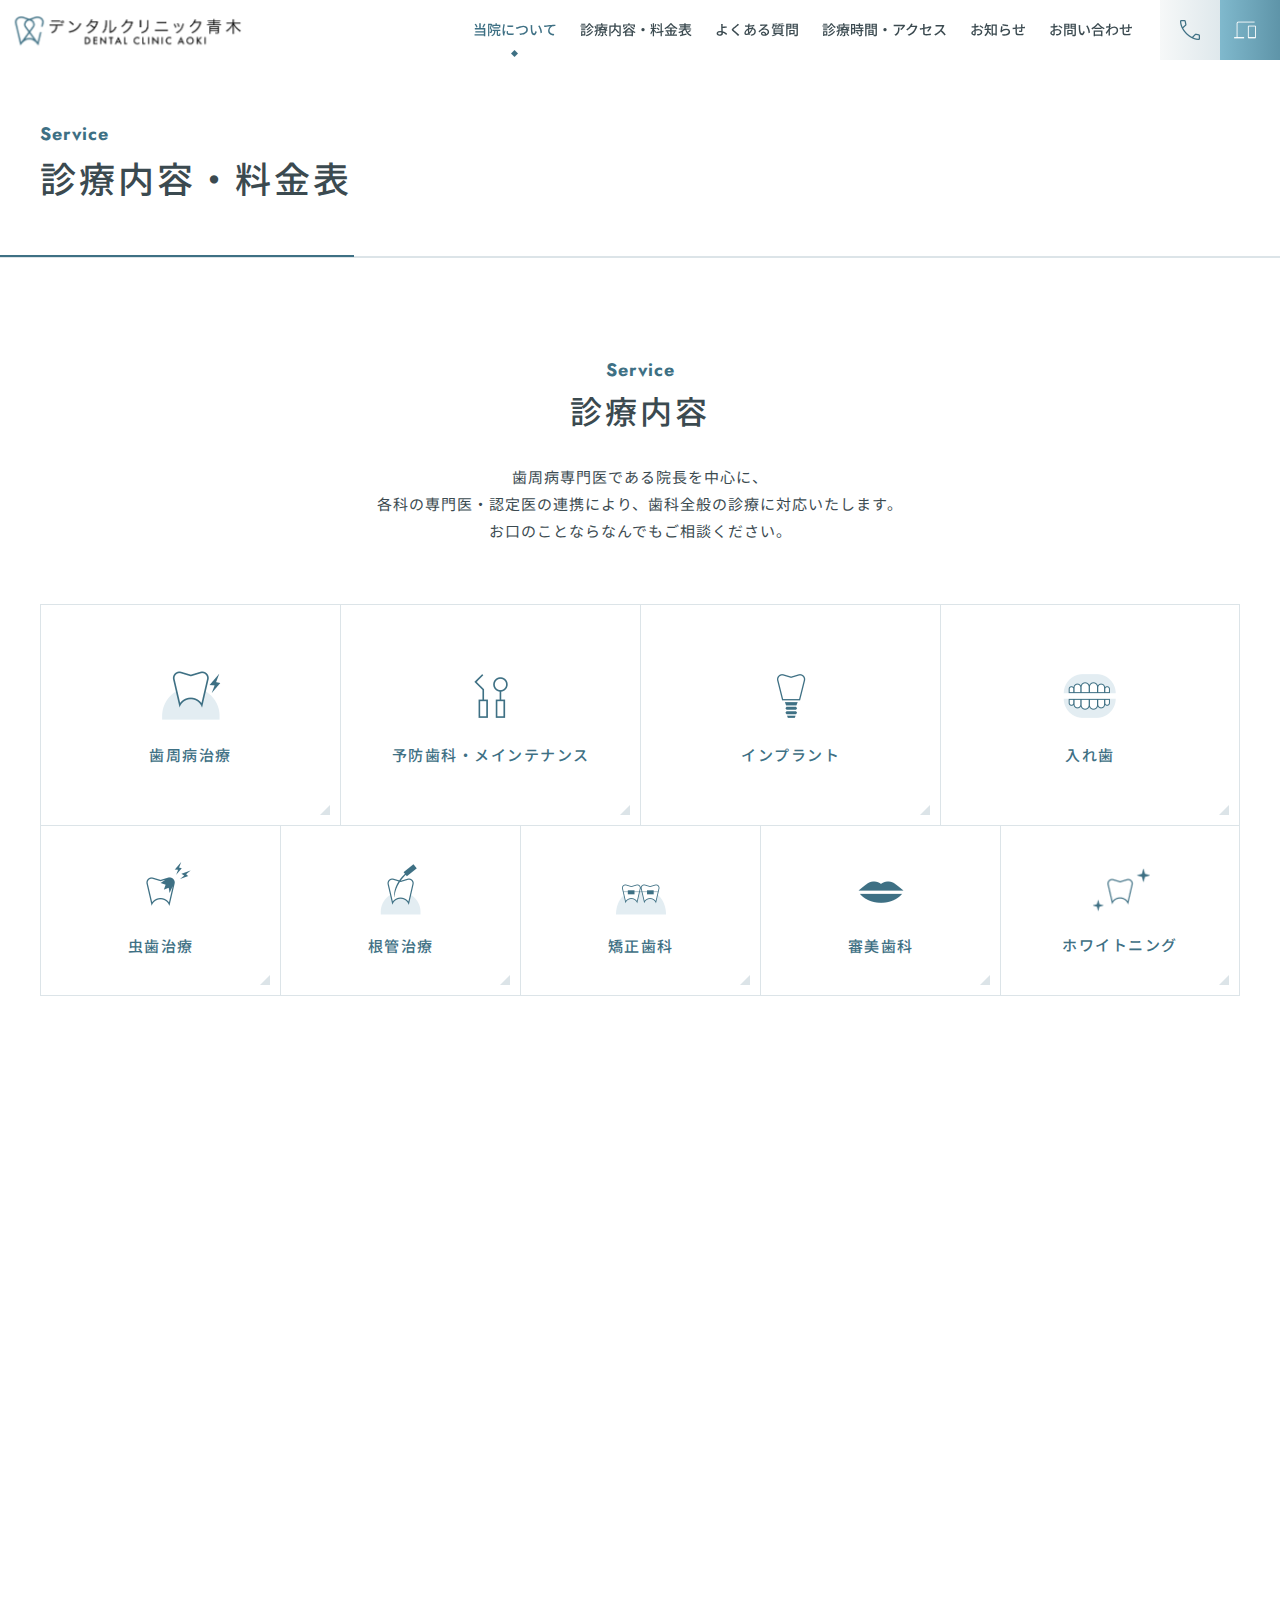
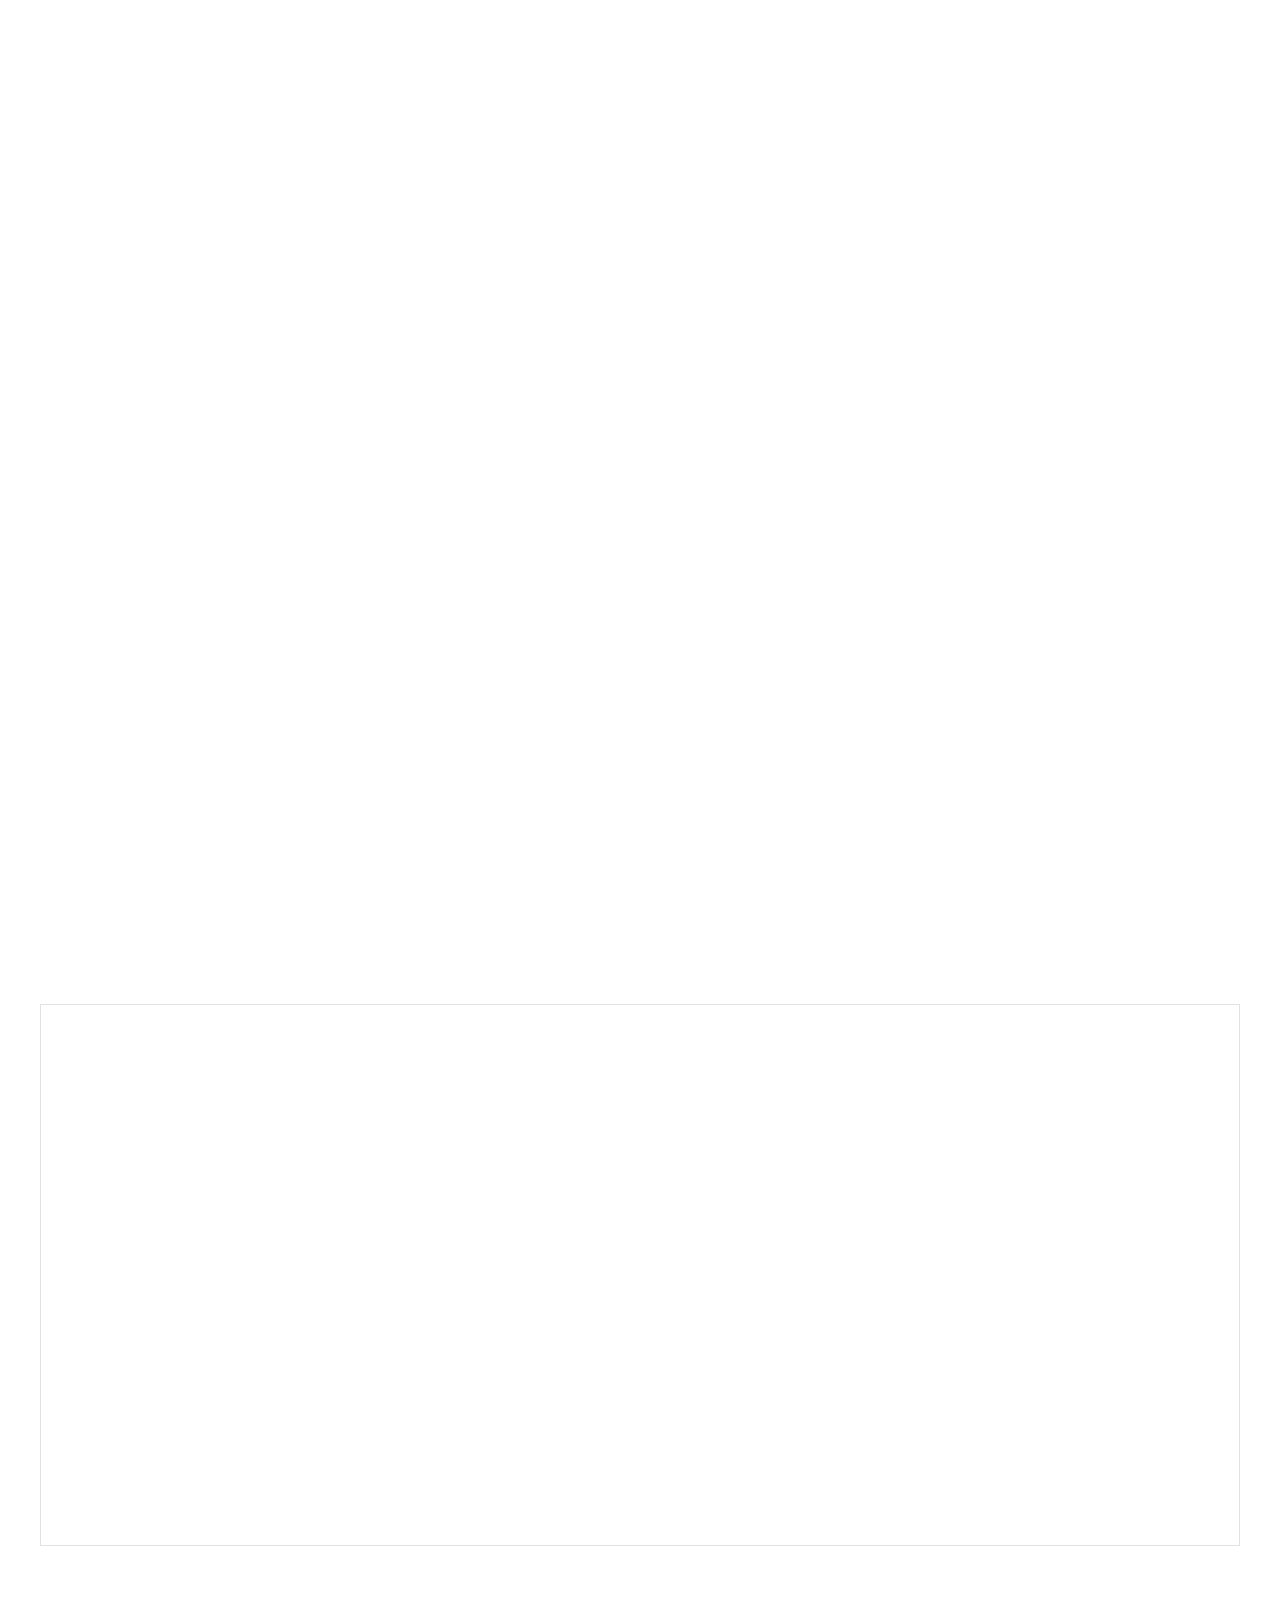
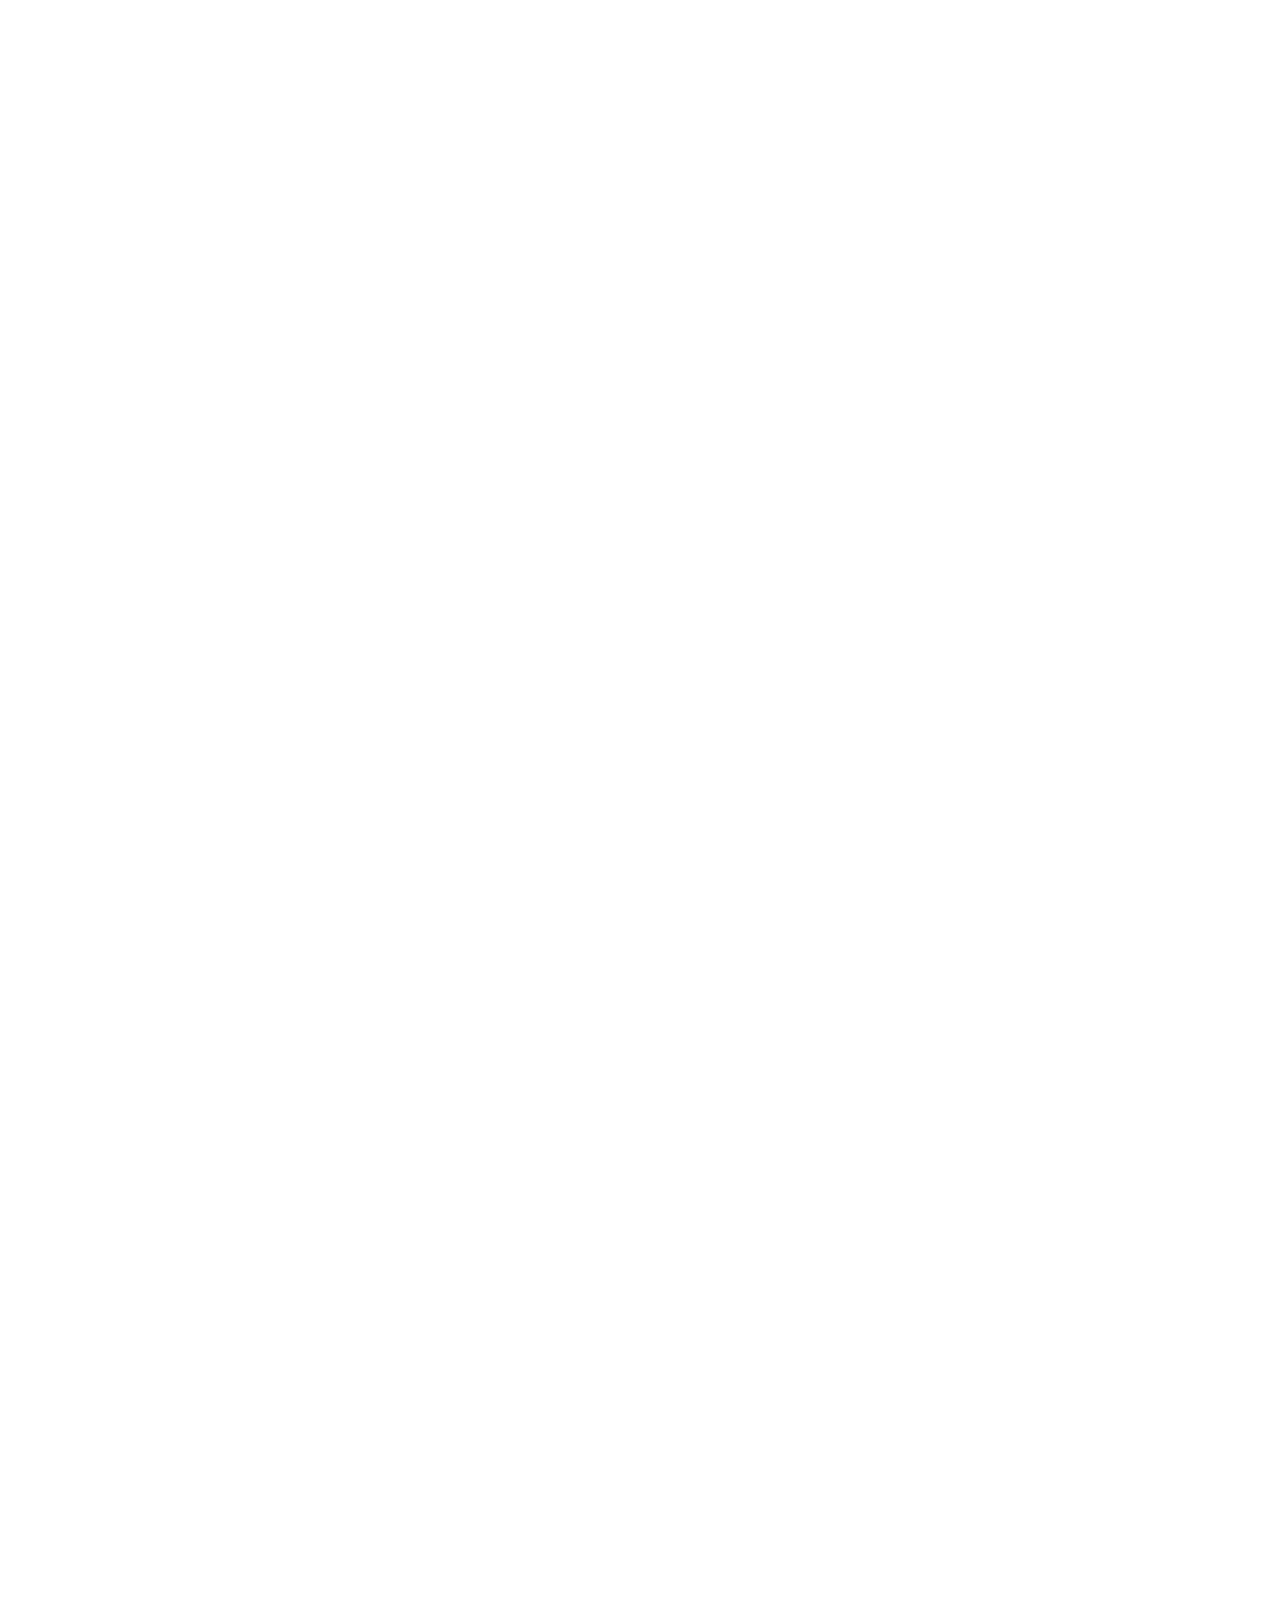
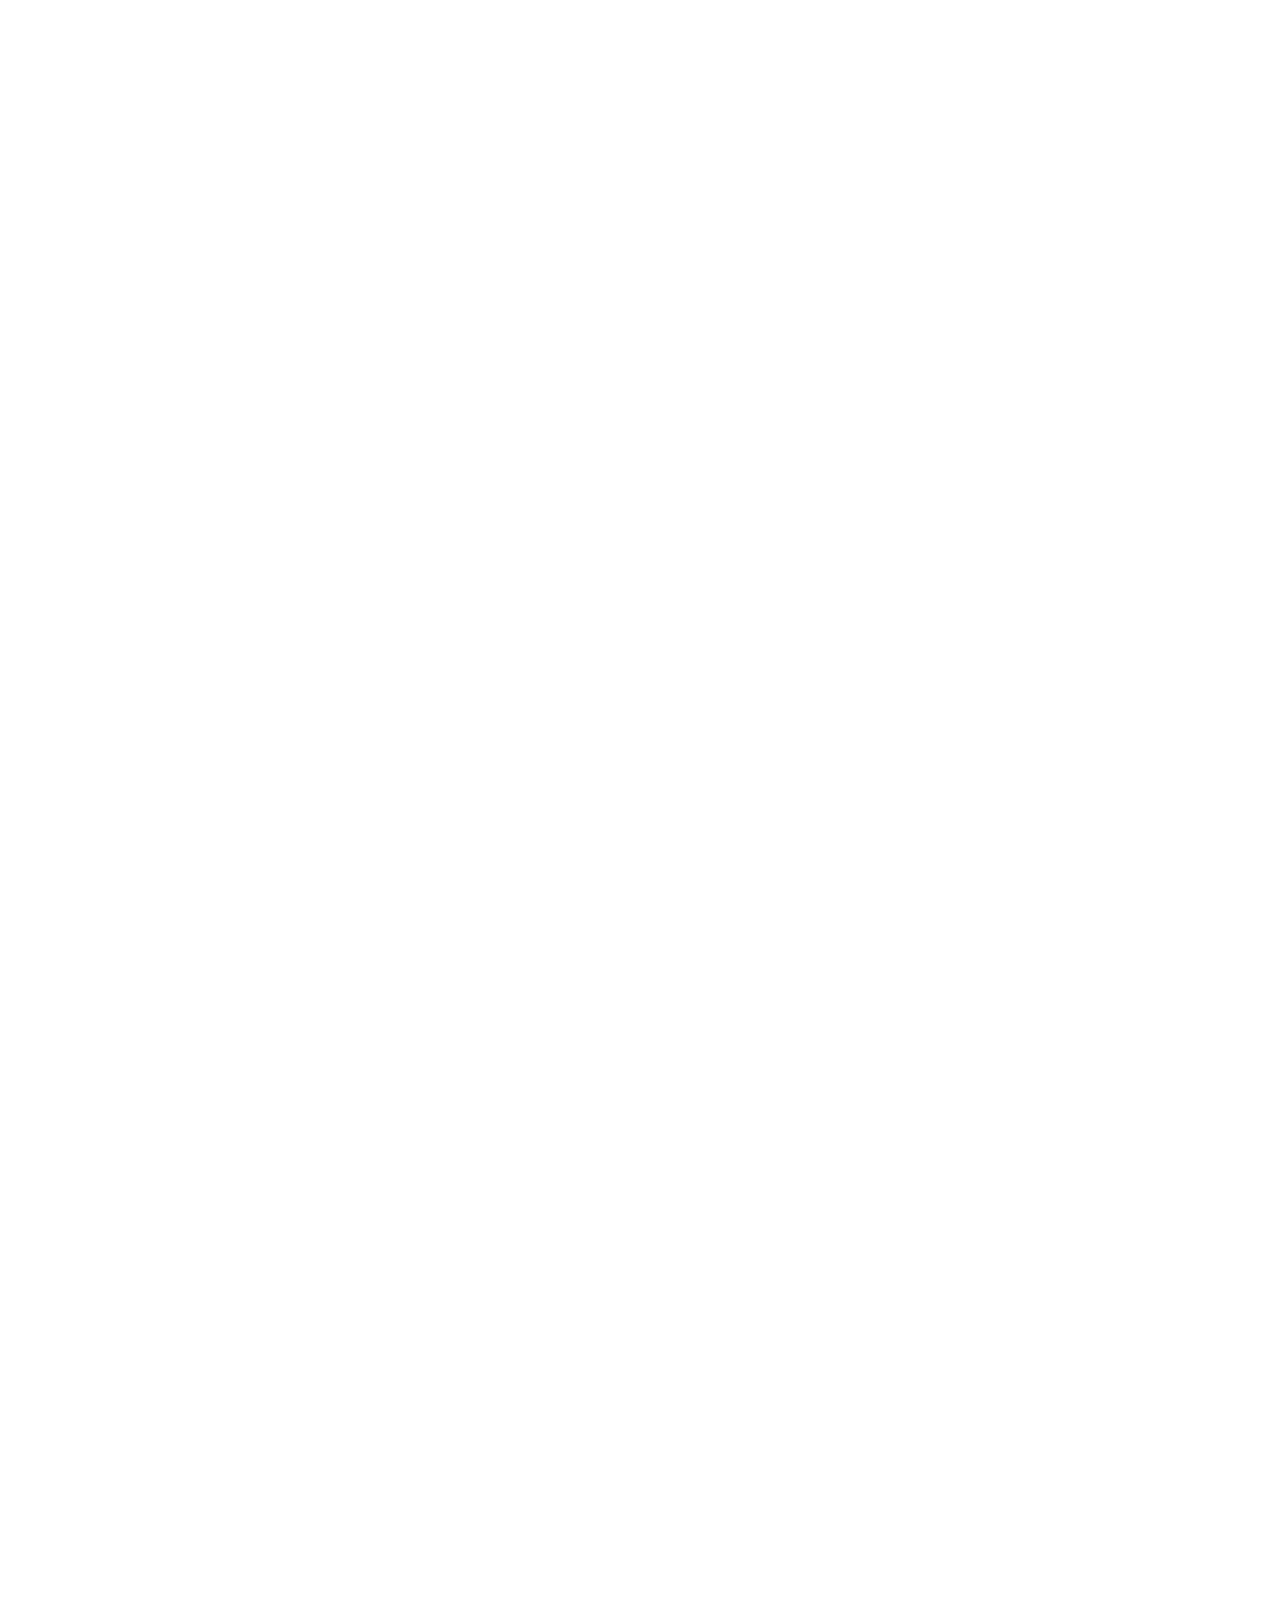
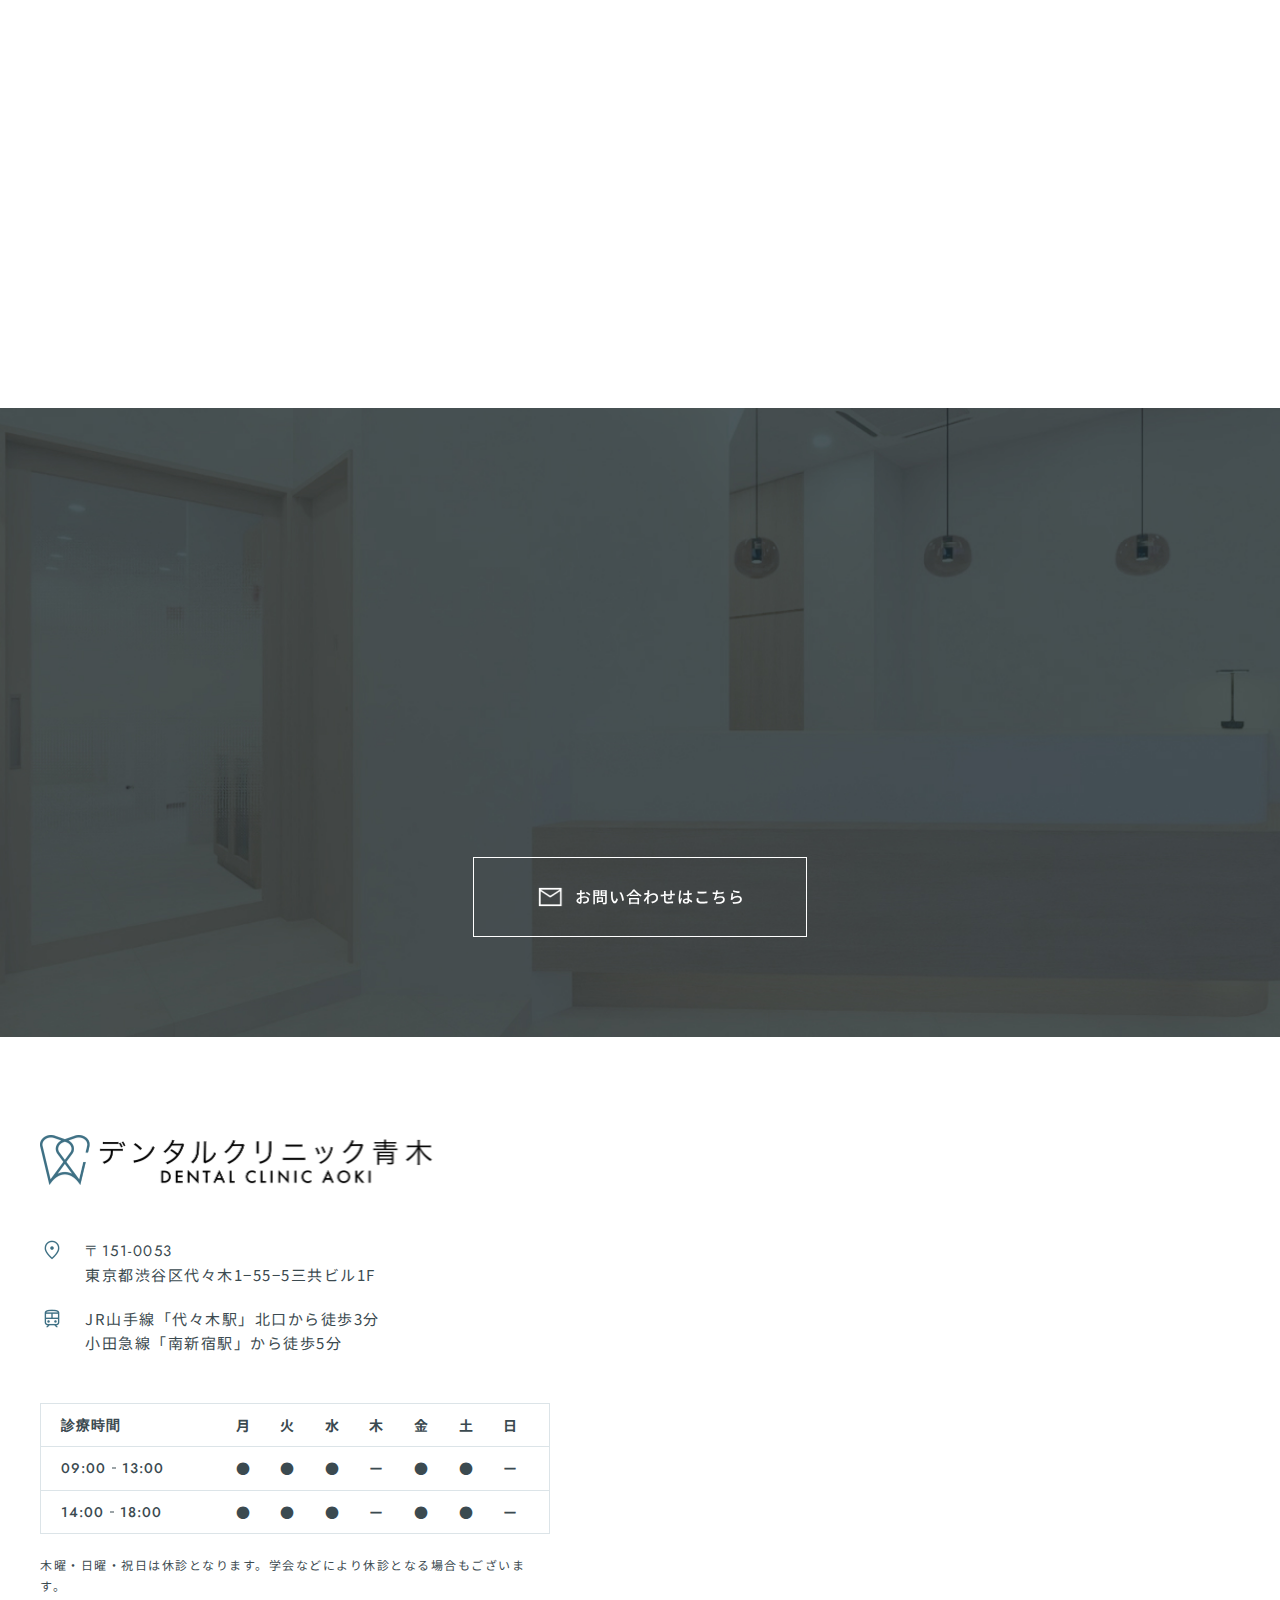
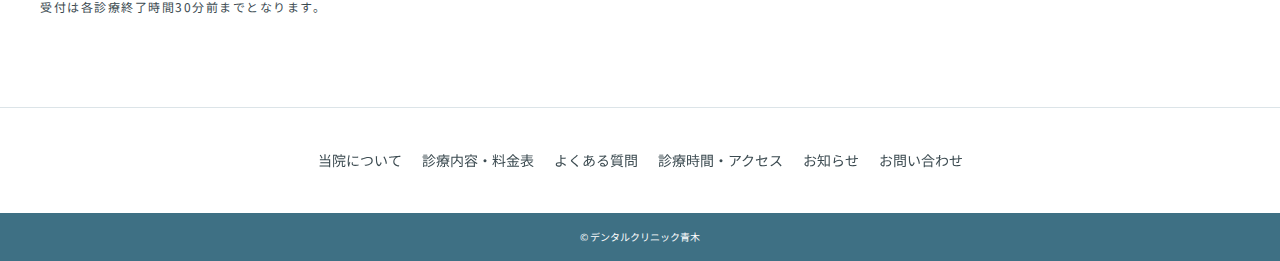
<file: service.html>
<!DOCTYPE html>
<html lang="ja">
	<head>
		<meta charset="utf-8">
		<meta http-equiv="x-ua-compatible" content="ie=edge">
		<meta name="viewport" content="width=device-width,initial-scale=1,user-scalable=no">
		<title></title>
		<meta name="description" content="">
		<meta name="keywords" content="">
		<meta name="format-detection" content="telephone=no">
		<link type="text/css" rel="stylesheet" href="./css/slick.css">
		<link type="text/css" rel="stylesheet" href="./css/slick-theme.css">
		<link type="text/css" rel="stylesheet" href="./css/oc-theme.css">
	</head>
	<body>
		<header id="header">
			<a href="./" class="header-logo">
				<span class="pc">
					<img src="./img/common/logo.png" alt="DENTAL CLINIC AOKI">
				</span>
				<span class="sp">
					<img src="./img/common/logo-sp.png" alt="DENTAL CLINIC AOKI">
				</span>
			</a>
			<nav class="header-nav">
				<ul class="header-nav__menu">
					<li class="header-nav__menu-item">
						<a href="" class="active">当院について</a>
					</li>
					<li class="header-nav__menu-item">
						<a href="">診療内容・料金表</a>
					</li>
					<li class="header-nav__menu-item">
						<a href="">よくある質問</a>
					</li>
					<li class="header-nav__menu-item">
						<a href="">診療時間・アクセス</a>
					</li>
					<li class="header-nav__menu-item">
						<a href="">お知らせ</a>
					</li>
					<li class="header-nav__menu-item">
						<a href="">お問い合わせ</a>
					</li>
				</ul>
				<div class="header-note sp-tb">
					<p> 当院は予約制となっております。<br> ご来院の前にご予約をお願いいたします。 </p>
					<a href="tel:0973800X0X" class="header-note__tel">
						<span>09-7380-0X0X</span>
					</a>
					<a href="" class="header-note__email">
						<span>お問い合わせはこちら</span>
					</a>
				</div>
			</nav>
			<div class="header-item">
				<a href="" class="header-item__tel js-openpopup">
					<img src="./img/common/icon-01.png" alt="tel">
				</a>
				<a href="" class="header-item__web pc-tb">
					<img src="./img/common/icon-02.png" alt="Web予約">
					<span>Web予約</span>
				</a>
			</div>
			<span class="js-mobile">
				<span></span>
			</span>
		</header>
		<main class="page-service">
			<section class="sec-heading">
				<div class="inner">
					<h1 class="c-ttl__01">
						<span class="c-ft--en">Service</span>
						<span class="c-ft--jp">診療内容・料金表</span>
					</h1>
				</div>
			</section>
			<section class="sec-service service-page">
				<div class="inner">
					<h2 class="c-ttl__01 c-al--c js-scrollin">
						<span class="c-ft--en">Service</span>
						<span class="c-ft--jp">診療内容</span>
					</h2>
					<div class="heading-note c-txt__basic js-scrollin">
						<p> 歯周病専門医である院長を中心に、<br> 各科の専門医・認定医の連携により、<br class="sp">歯科全般の診療に対応いたします。<br> お口のことならなんでもご相談ください。 </p>
					</div>
					<ul class="service-list">
						<li class="service-list__item js-scrollin">
							<a href="" class="service-list__box">
								<img src="./img/common/icon-06.png" alt="歯周病治療">
								<span>歯周病治療</span>
							</a>
						</li>
						<li class="service-list__item js-scrollin">
							<a href="" class="service-list__box">
								<img src="./img/common/icon-07.png" alt="予防歯科・メインテナンス">
								<span class="pc">予防歯科・メインテナンス</span>
								<span class="sp"> 予防歯科<br> メインテナンス </span>
							</a>
						</li>
						<li class="service-list__item js-scrollin">
							<a href="" class="service-list__box">
								<img src="./img/common/icon-08.png" alt="インプラント">
								<span>インプラント</span>
							</a>
						</li>
						<li class="service-list__item js-scrollin">
							<a href="" class="service-list__box">
								<img src="./img/common/icon-09.png" alt="入れ歯">
								<span>入れ歯</span>
							</a>
						</li>
					</ul>
					<ul class="service-list service-list--02">
						<li class="service-list__item js-scrollin">
							<a href="" class="service-list__box">
								<img src="./img/common/icon-10.png" alt="虫歯治療">
								<span>虫歯治療</span>
							</a>
						</li>
						<li class="service-list__item js-scrollin">
							<a href="" class="service-list__box">
								<img src="./img/common/icon-11.png" alt="根管治療">
								<span>根管治療</span>
							</a>
						</li>
						<li class="service-list__item js-scrollin">
							<a href="" class="service-list__box">
								<img src="./img/common/icon-12.png" alt="矯正歯科">
								<span>矯正歯科</span>
							</a>
						</li>
						<li class="service-list__item js-scrollin">
							<a href="" class="service-list__box">
								<img src="./img/common/icon-13.png" alt="審美歯科">
								<span>審美歯科</span>
							</a>
						</li>
						<li class="service-list__item js-scrollin">
							<a href="" class="service-list__box">
								<img src="./img/common/icon-14.png" alt="ホワイトニング">
								<span>ホワイトニング</span>
							</a>
						</li>
					</ul>
					<div class="flex-end js-scrollin">
						<a href="" class="c-btn__01">
							<span>料金表はこちら</span>
						</a>
					</div>
				</div>
			</section>
			<section class="sec-flow">
				<div class="inner">
					<h2 class="c-ttl__01 c-al--c mbpc-67 js-scrollin">
						<span class="c-ft--en">Flow</span>
						<span class="c-ft--jp">診療の流れ</span>
					</h2>
					<ul class="flow-list">
						<li class="flow-list__item js-scrollin">
							<div class="flow-list__box">
								<h3 class="flow-list__ttl">
									<span class="c-ft--en">Flow.01</span>
									<span class="c-ft--jp">カウンセリング</span>
								</h3>
								<div class="flow-list__ct c-txt__basic">
									<p> 患者様の現在のお口のお悩みとともにこれまでの症状などをお伺いします。<br> 治療に対する不安やご要望なども遠慮なくお話しください。<br> 今後の治療計画に役立てます。ご質問にも丁寧にお答えします。 </p>
								</div>
							</div>
						</li>
						<li class="flow-list__item js-scrollin">
							<div class="flow-list__box">
								<h3 class="flow-list__ttl">
									<span class="c-ft--en">Flow.02</span>
									<span class="c-ft--jp">診断と検査</span>
								</h3>
								<div class="flow-list__ct c-txt__basic">
									<p> 治療を行う上で的確な診断は必要不可欠です。<br> 精密検査では、患者様のお口の状態に応じて、レントゲン撮影や歯周病検査などを行い、病気の原因を探し適切な治療計画をご提案します。 </p>
								</div>
							</div>
						</li>
						<li class="flow-list__item js-scrollin">
							<div class="flow-list__box">
								<h3 class="flow-list__ttl">
									<span class="c-ft--en">Flow.03</span>
									<span class="c-ft--jp">治療</span>
								</h3>
								<div class="flow-list__ct c-txt__basic">
									<p> 患者様が治療計画をご理解し、ご納得いただけましたら治療を開始します。<br> 治療途中であっても、不安や疑問に感じることがあればいつでもお気軽におたずねください。 </p>
								</div>
							</div>
						</li>
						<li class="flow-list__item js-scrollin">
							<div class="flow-list__box">
								<h3 class="flow-list__ttl">
									<span class="c-ft--en">Flow.04</span>
									<span class="c-ft--jp">定期検診</span>
								</h3>
								<div class="flow-list__ct c-txt__basic">
									<p> 治療後は、お口の健康維持のためにメンテナンス・定期健診をおすすめしています。<br> 当院では、予防に重点を置いたメニューを各種ご用意しております。<br> 虫歯や歯周病の再発および、新たなトラブルを未然に防ぐためにも、積極的にメンテナンスを受けましょう。 </p>
								</div>
							</div>
						</li>
					</ul>
				</div>
			</section>
			<section class="sec-treatment">
				<div class="inner">
					<h2 class="c-ttl__01 c-al--c mbpc-67 js-scrollin">
						<span class="c-ft--en">Treatment details</span>
						<span class="c-ft--jp">保険診療と<br class="sp">自費診療について</span>
					</h2>
					<div class="heading-note c-txt__basic mbsp-30 js-scrollin"> 当医院では、保険診療と自費診療（自由診療、保険外診療）があります。<br> 治療前に患者様のご要望をお聞きし、<br> 患者様一人ひとりにとって最適な治療を行えるようにしております。<br> お気軽にご相談ください。 </div>
					<div class="treatment-block c-txt__basic">
						<div class="treatment-block__item js-scrollin">
							<h3 class="treatment-block__ttl">
								<span class="c-fc--gray"><span>保</span><span>険</span>診療</span>とは </h3>
							<p> 国が定めた材料と治療方法の範囲内で行う治療で、<span class="c-fc--gray">同じ内容の診療であれば他医院と違いはなく、日本全国同一料金です。</span><br> 虫歯や歯周病などの治療は可能な限り保険診療を行いますが、全ての治療が保険でできるわけではありません。 </p>
							<div class="treatment-block__box">
								<h4 class="treatment-block__box-ttl">
									<span class="c-fc--gray">保険診療</span>での<br class="sp-sm">「詰め物・かぶせ物」について </h4>
								<p> 保険診療での「銀の詰め物・かぶせ物(金銀パラジウム合金)」は、金属アレルギーを引き起こす可能性があります。<br> また、金属イオンによる歯茎の黒ずみや見た目の問題など、様々な問題点があげられます。<br> また、保険診療での材料は、詰め物・かぶせ物と歯の間の境目にすき間が出来やすく、虫歯の再発リスクを高めることになります。 </p>
							</div>
						</div>
						<div class="treatment-block__item js-scrollin">
							<h3 class="treatment-block__ttl">
								<span class="c-fc--gray"><span>自</span><span>費</span>診療</span>とは </h3>
							<p> 保険診療適用の範囲外の材料や技術を使う治療を自費診療（自由診療、保険外診療）といいます。<br> 保険診療上の制限はなく、<span class="c-fc--gray">目的に合わせて最適な材料と治療技術を使い、機能性や審美性を重視することのできる治療のことです。</span>
							</p>
							<div class="treatment-block__box">
								<h4 class="treatment-block__box-ttl">
									<span class="c-fc--gray">自費診療</span>での<br class="sp-sm">「詰め物・かぶせ物」について </h4>
								<p> 自費診療での詰め物・かぶせ物は、金属を使わない治療ができることで、金属アレルギーの心配がありません。<br> また詰め物・かぶせものと歯の間をぴったり埋めることが可能な良質な材料を使用するため、虫歯の再発リスクが限りなく小さくなります。<br> 自費診療は見た目の美しさに加えて、「虫歯再発リスクの低下」、「体への優しさ」にもつながる最良の選択といえるのです。 </p>
							</div>
						</div>
					</div>
				</div>
			</section>
			<section class="sec-price">
				<div class="inner">
					<h2 class="c-ttl__01 c-al--c mbpc-41 js-scrollin">
						<span class="c-ft--en">Price list</span>
						<span class="c-ft--jp">料金表</span>
					</h2>
					<div class="price-show">
						<div class="price-show__item">
							<h3 class="c-ttl__03 js-scrollin"> 一般歯科 </h3>
							<ul class="price-list c-txt__basic">
								<li class="price-list__item js-scrollin">
									<div class="price-list__ct">
										<h4 class="price-list__ct-ttl">診療名1</h4>
										<p> 説明が入ります。説明が入ります。説明が入ります。説明が入ります。説明が入ります。説明が入ります。 </p>
									</div>
									<div class="price-list__oder">
										<span class="c-fc--gray">保険適応</span>
									</div>
								</li>
								<li class="price-list__item js-scrollin">
									<div class="price-list__ct">
										<h4 class="price-list__ct-ttl">診療名2</h4>
										<p> 説明が入ります。説明が入ります。説明が入ります。説明が入ります。説明が入ります。説明が入ります。 </p>
									</div>
									<div class="price-list__oder">
										<span class="c-fc--gray">保険適応</span>
									</div>
								</li>
								<li class="price-list__item js-scrollin">
									<div class="price-list__ct">
										<h4 class="price-list__ct-ttl">診療名3</h4>
										<p> 説明が入ります。説明が入ります。説明が入ります。説明が入ります。説明が入ります。説明が入ります。 </p>
									</div>
									<div class="price-list__oder">
										<span class="c-fc--gray">保険適応</span>
										<span class="price-list__oder-num"> 20 〜 40<small>万円</small>
										</span>
									</div>
								</li>
							</ul>
						</div>
						<div class="price-show__item">
							<h3 class="c-ttl__03 js-scrollin"> 一般歯科(自費治療） </h3>
							<ul class="price-list c-txt__basic">
								<li class="price-list__item js-scrollin">
									<div class="price-list__ct">
										<h4 class="price-list__ct-ttl">診療名1</h4>
										<p> 説明が入ります。説明が入ります。説明が入ります。説明が入ります。説明が入ります。説明が入ります。 </p>
									</div>
									<div class="price-list__oder">
										<span class="price-list__oder-num"> 3,000<small>円</small>
										</span>
									</div>
								</li>
								<li class="price-list__item js-scrollin">
									<div class="price-list__ct">
										<h4 class="price-list__ct-ttl">診療名2</h4>
										<p> 説明が入ります。説明が入ります。説明が入ります。説明が入ります。説明が入ります。説明が入ります。 </p>
									</div>
									<div class="price-list__oder">
										<span class="price-list__oder-num"> 3,000<small>万円</small>
										</span>
									</div>
								</li>
								<li class="price-list__item js-scrollin">
									<div class="price-list__ct">
										<h4 class="price-list__ct-ttl">診療名3</h4>
										<p> 説明が入ります。説明が入ります。説明が入ります。説明が入ります。説明が入ります。説明が入ります。 </p>
									</div>
									<div class="price-list__oder">
										<span class="price-list__oder-num"> 20 〜 40<small>万円</small>
										</span>
									</div>
								</li>
							</ul>
						</div>
						<div class="price-show__item">
							<h3 class="c-ttl__03 js-scrollin"> クラウン【 被せ物（ 自費治療 ）】 </h3>
							<ul class="price-list c-txt__basic">
								<li class="price-list__item js-scrollin">
									<div class="price-list__ct">
										<h4 class="price-list__ct-ttl">診療名1</h4>
										<p> 説明が入ります。説明が入ります。説明が入ります。説明が入ります。説明が入ります。説明が入ります。 </p>
									</div>
									<div class="price-list__oder">
										<span class="price-list__oder-num"> 3,000<small>円</small>
										</span>
									</div>
								</li>
								<li class="price-list__item js-scrollin">
									<div class="price-list__ct">
										<h4 class="price-list__ct-ttl">診療名2</h4>
										<p> 説明が入ります。説明が入ります。説明が入ります。説明が入ります。説明が入ります。説明が入ります。 </p>
									</div>
									<div class="price-list__oder">
										<span class="price-list__oder-num"> 3,000<small>万円</small>
										</span>
									</div>
								</li>
								<li class="price-list__item js-scrollin">
									<div class="price-list__ct">
										<h4 class="price-list__ct-ttl">診療名3</h4>
										<p> 説明が入ります。説明が入ります。説明が入ります。説明が入ります。説明が入ります。説明が入ります。 </p>
									</div>
									<div class="price-list__oder">
										<span class="price-list__oder-num"> 20 〜 40<small>万円</small>
										</span>
									</div>
								</li>
							</ul>
						</div>
						<div class="price-show__item">
							<h3 class="c-ttl__03 js-scrollin"> 矯正歯科 </h3>
							<ul class="price-list c-txt__basic">
								<li class="price-list__item js-scrollin">
									<div class="price-list__ct">
										<h4 class="price-list__ct-ttl">診療名1</h4>
										<p> 説明が入ります。説明が入ります。説明が入ります。説明が入ります。説明が入ります。説明が入ります。 </p>
									</div>
									<div class="price-list__oder">
										<span class="price-list__oder-num"> 3,000<small>万円</small>
										</span>
									</div>
								</li>
								<li class="price-list__item js-scrollin">
									<div class="price-list__ct">
										<h4 class="price-list__ct-ttl">診療名2</h4>
										<p> 説明が入ります。説明が入ります。説明が入ります。説明が入ります。説明が入ります。説明が入ります。 </p>
									</div>
									<div class="price-list__oder">
										<span class="price-list__oder-num"> 3,000<small>万円</small>
										</span>
									</div>
								</li>
								<li class="price-list__item js-scrollin">
									<div class="price-list__ct">
										<h4 class="price-list__ct-ttl">診療名3</h4>
										<p> 説明が入ります。説明が入ります。説明が入ります。説明が入ります。説明が入ります。説明が入ります。 </p>
									</div>
									<div class="price-list__oder">
										<span class="price-list__oder-num"> 20 〜 40<small>万円</small>
										</span>
									</div>
								</li>
							</ul>
						</div>
						<div class="price-show__item">
							<h3 class="c-ttl__03 js-scrollin"> インプラント </h3>
							<ul class="price-list c-txt__basic">
								<li class="price-list__item js-scrollin">
									<div class="price-list__ct">
										<h4 class="price-list__ct-ttl">診療名1</h4>
										<p> 説明が入ります。説明が入ります。説明が入ります。説明が入ります。説明が入ります。説明が入ります。 </p>
									</div>
									<div class="price-list__oder">
										<span class="price-list__oder-num"> 3,000<small>万円</small>
										</span>
									</div>
								</li>
								<li class="price-list__item js-scrollin">
									<div class="price-list__ct">
										<h4 class="price-list__ct-ttl">診療名2</h4>
										<p> 説明が入ります。説明が入ります。説明が入ります。説明が入ります。説明が入ります。説明が入ります。 </p>
									</div>
									<div class="price-list__oder">
										<span class="price-list__oder-num"> 3,000<small>万円</small>
										</span>
									</div>
								</li>
								<li class="price-list__item js-scrollin">
									<div class="price-list__ct">
										<h4 class="price-list__ct-ttl">診療名3</h4>
										<p> 説明が入ります。説明が入ります。説明が入ります。説明が入ります。説明が入ります。説明が入ります。 </p>
									</div>
									<div class="price-list__oder">
										<span class="price-list__oder-num"> 20 〜 40<small>万円</small>
										</span>
									</div>
								</li>
							</ul>
						</div>
					</div>
				</div>
			</section>
			<section class="sec-payment">
				<div class="inner">
					<h2 class="c-ttl__01 c-al--c js-scrollin">
						<span class="c-ft--en">Payment</span>
						<span class="c-ft--jp">お支払い方法</span>
					</h2>
					<div class="heading-note c-txt__basic js-scrollin"> 当院では、現金でのお支払いのほかに、分割払い、クレジットカードでお支払いいただけます。<br> ※保険診療の場合、現金でお支払いのみ対応となります。 </div>
					<div class="payment-list">
						<div class="payment-list__item js-scrollin">
							<div class="payment-list__box c-txt__basic">
								<div class="payment-list__box-icon">
									<img src="./img/common/icon-17.png" alt="現金支払い/振込支払い">
								</div>
								<h3 class="payment-list__box-ttl">現金支払い/振込支払い</h3>
								<p> 当院受付でのお支払い、または当院指定の<br class="pc-xl">銀行口座へお振込み <sup class="c-txt__note">※</sup> ください。 </p>
								<p class="c-txt__note pc">※ 銀行口座へのお振込み手数料は患者さまの<br class="pc">ご負担となります。</p>
							</div>
						</div>
						<div class="c-txt__note sp js-scrollin">※ 銀行口座へのお振込み手数料は患者さまの<br class="pc">ご負担となります。</div>
						<div class="payment-list__item js-scrollin">
							<div class="payment-list__box c-txt__basic">
								<div class="payment-list__box-icon">
									<img src="./img/common/icon-18.png" alt="デンタルローン">
								</div>
								<h3 class="payment-list__box-ttl">デンタルローン</h3>
								<p> デンタルローンをご用意しております。<br> 詳しくはお問い合わせください。 </p>
							</div>
						</div>
						<div class="payment-list__item js-scrollin">
							<div class="payment-list__box c-txt__basic">
								<div class="payment-list__box-icon">
									<img src="./img/common/icon-19.png" alt="クレジットカード">
								</div>
								<h3 class="payment-list__box-ttl">クレジットカード</h3>
								<p> クレジットカードでも<br class="sp">お支払い可能です </p>
								<img src="./img/common/card.png" alt="card" width="167">
							</div>
						</div>
					</div>
				</div>
			</section>
			<section class="sec-contact">
				<div class="inner">
					<h2 class="c-ttl__01 c-al--c mbpc-60 js-scrollin">
						<span class="c-ft--en">Contact</span>
						<span class="c-ft--jp">お問い合わせ</span>
					</h2>
					<div class="heading-note mbpc-35 mbsp-24 c-txt__basic js-scrollin">
						<p> ご予約やご質問は、<br class="sp">お電話またはお問い合わせフォームより<br class="sp">お気軽にご連絡ください。<br>
						</p>
						<p>
							<small> ※当院は予約制となっております。<br class="sp">ご来院の前にご予約をお願いいたします。 </small>
						</p>
					</div>
					<a href="tel:0973800X0X" class="contact-tel mbpc-38 js-scrollin"><span>09-7380-0X0X</span></a>
					<a href="" class="c-btn__02 c-btn__02--email js-scrollinl">
						<span>お問い合わせはこちら</span>
					</a>
				</div>
			</section>
		</main>
		<footer id="footer">
			<div class="inner">
				<div class="footer-block">
					<div class="footer-block__note">
						<a href="" class="footer-logo">
							<img src="./img/common/footer-logo.png" alt="DENTAL CLINIC AOKI">
						</a>
						<ul class="footer-item">
							<li>
								<img src="./img/common/icon-15.png" alt="DENTAL CLINIC AOKI">
								<p>
									<span class="c-ft--en">〒151-0053</span><br> 東京都渋谷区代々木1−55−5<br class="sp">三共ビル1F </p>
							</li>
							<li>
								<img src="./img/common/icon-16.png" alt="DENTAL CLINIC AOKI">
								<p> JR山手線「代々木駅」北口から徒歩3分<br> 小田急線「南新宿駅」から徒歩5分 </p>
							</li>
						</ul>
						<table class="footer-calendar">
							<tr>
								<th>診療時間</th>
								<th>月</th>
								<th>火</th>
								<th>水</th>
								<th>木</th>
								<th>金</th>
								<th>土</th>
								<th>日</th>
							</tr>
							<tr>
								<td><span>09:00</span><span>13:00</span></td>
								<td><span>●</span></td>
								<td><span>●</span></td>
								<td><span>●</span></td>
								<td><span>ー</span></td>
								<td><span>●</span></td>
								<td><span>●</span></td>
								<td><span>ー</span></td>
							</tr>
							<tr>
								<td><span>14:00</span><span>18:00</span></td>
								<td><span>●</span></td>
								<td><span>●</span></td>
								<td><span>●</span></td>
								<td><span>ー</span></td>
								<td><span>●</span></td>
								<td><span>●</span></td>
								<td><span>ー</span></td>
							</tr>
						</table>
						<p> 木曜・日曜・祝日は休診となります。<br class="sp">学会などにより休診となる場合もございます。<br> 受付は各診療終了時間30分前までとなります。 </p>
					</div>
					<div class="footer-block__maps">
						<iframe src="https://www.google.com/maps/embed?pb=!1m14!1m8!1m3!1d12962.803334878457!2d139.70081!3d35.6843677!3m2!1i1024!2i768!4f13.1!3m3!1m2!1s0x60188d2e7f41387b%3A0xa6746d2db23c63f1!2z44OH44Oz44K_44Or44Kv44Oq44OL44OD44Kv6Z2S5pyo!5e0!3m2!1sja!2sjp!4v1724394195571!5m2!1sja!2sjp" style="border:0;" allowfullscreen="" loading="lazy" referrerpolicy="no-referrer-when-downgrade"></iframe>
					</div>
				</div>
			</div>
			<ul class="footer-menu">
				<li><a href="">当院について</a></li>
				<li><a href="">診療内容・料金表</a></li>
				<li><a href="">よくある質問</a></li>
				<li><a href="">診療時間・アクセス</a></li>
				<li><a href="">お知らせ</a></li>
				<li><a href="">お問い合わせ</a></li>
			</ul>
			<div class="copyright"> © デンタルクリニック青木 </div>
		</footer>
		<div class="popup-tel">
			<div class="popup-block">
				<span class="popup-block__close js-close"><img src="./img/common/close.png" alt="close"></span>
				<div class="popup-show">
					<a href="tel:0973800X0X" class="popup-show__tel">09-7380-0X0X</a>
					<p> 受付時間<br>
						<span>98:00〜60:73</span>
					</p>
					<span class="c-btn__close js-close">閉じる</span>
				</div>
			</div>
		</div>
		<script src="./js/jquery-3.3.1.min.js"></script>
		<script src="./js/slick.min.js"></script>
		<script src="./js/jquery.matchHeight-min.js"></script>
		<script src="./js/oc-theme.js"></script>
	</body>
</html>
</file>
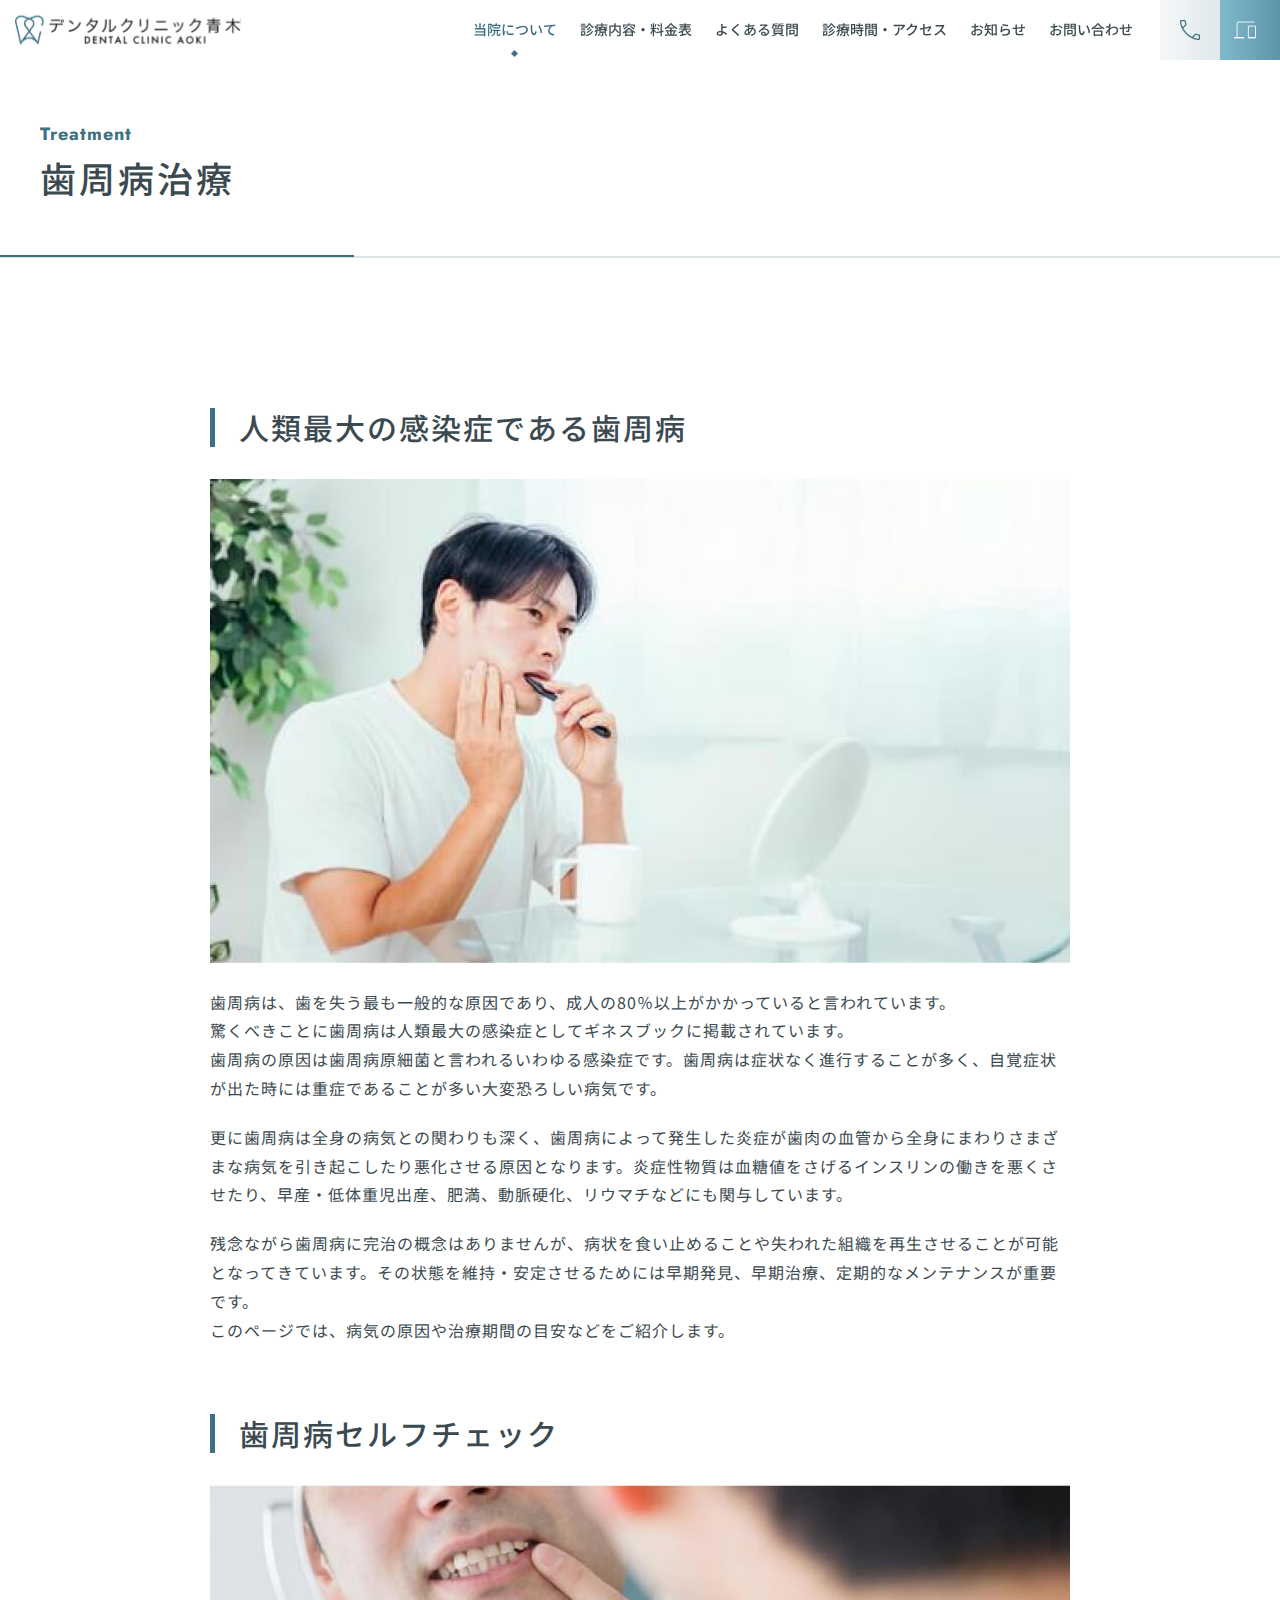
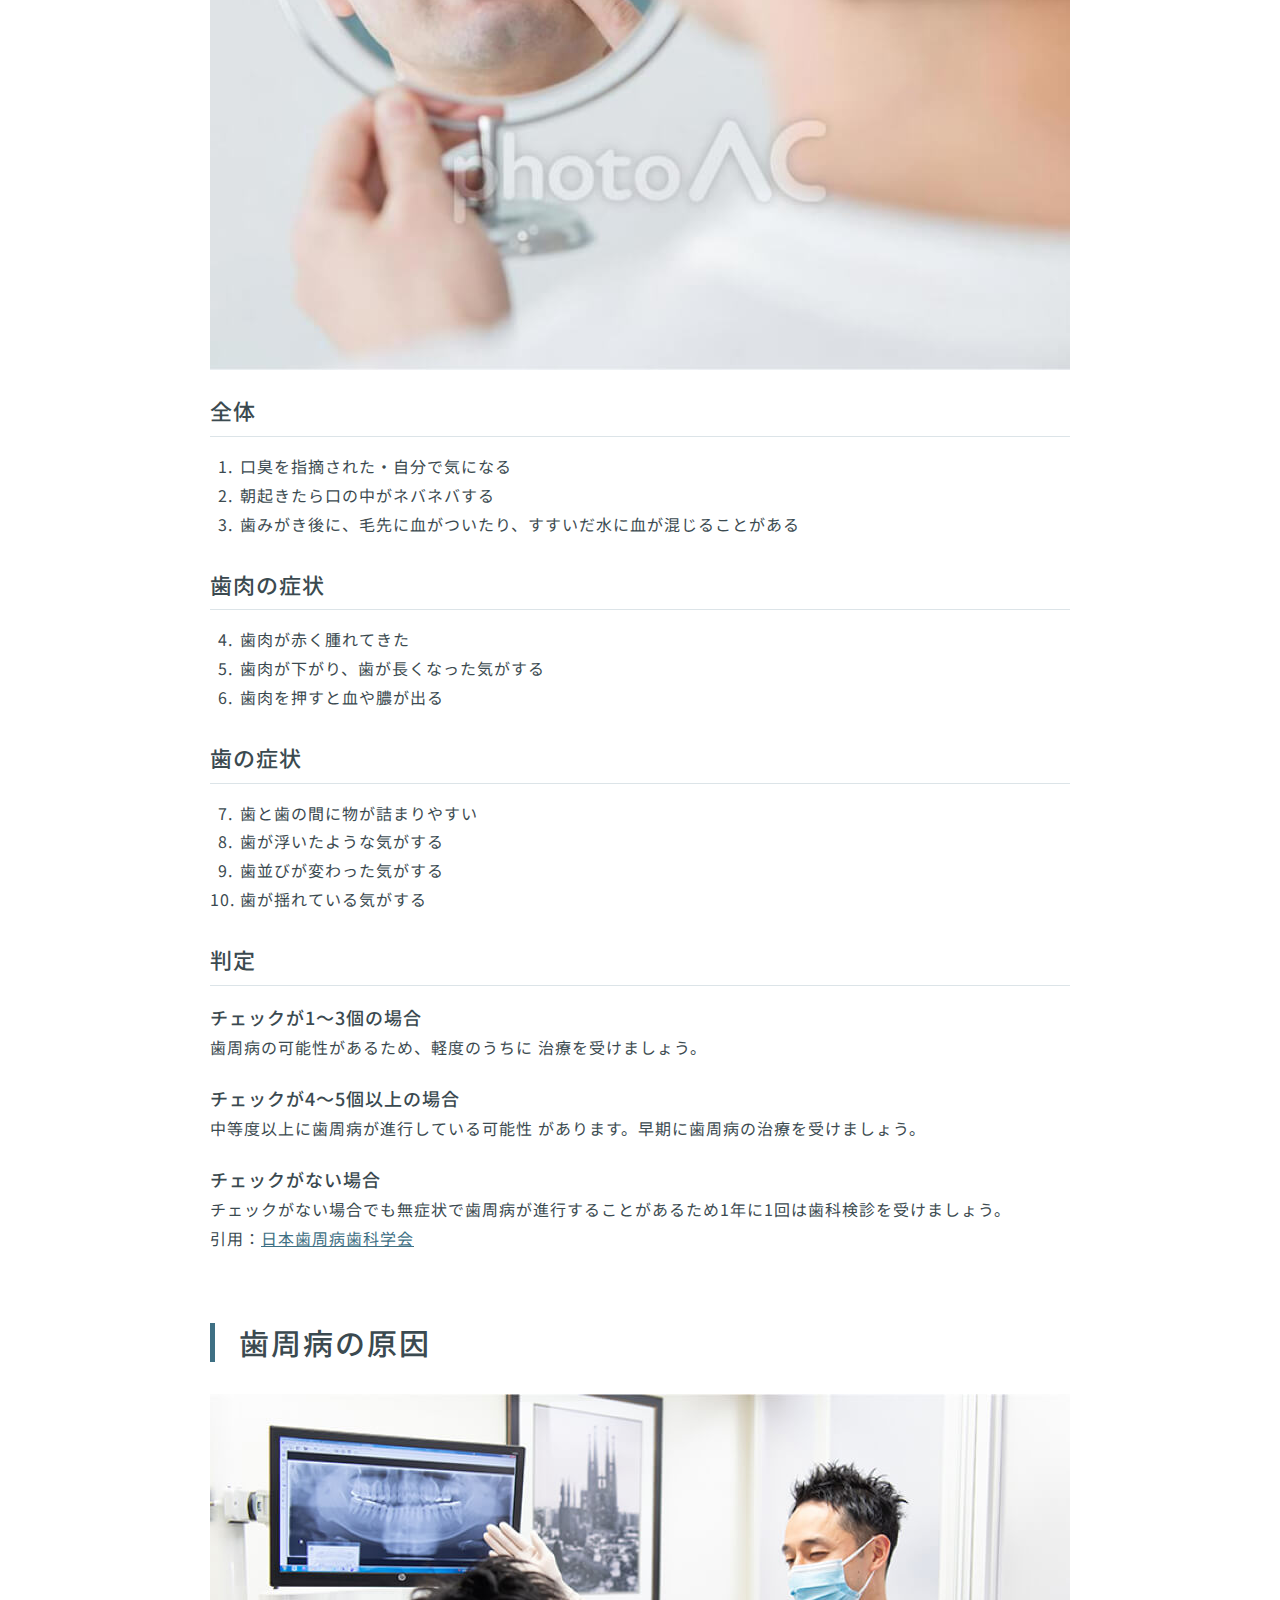
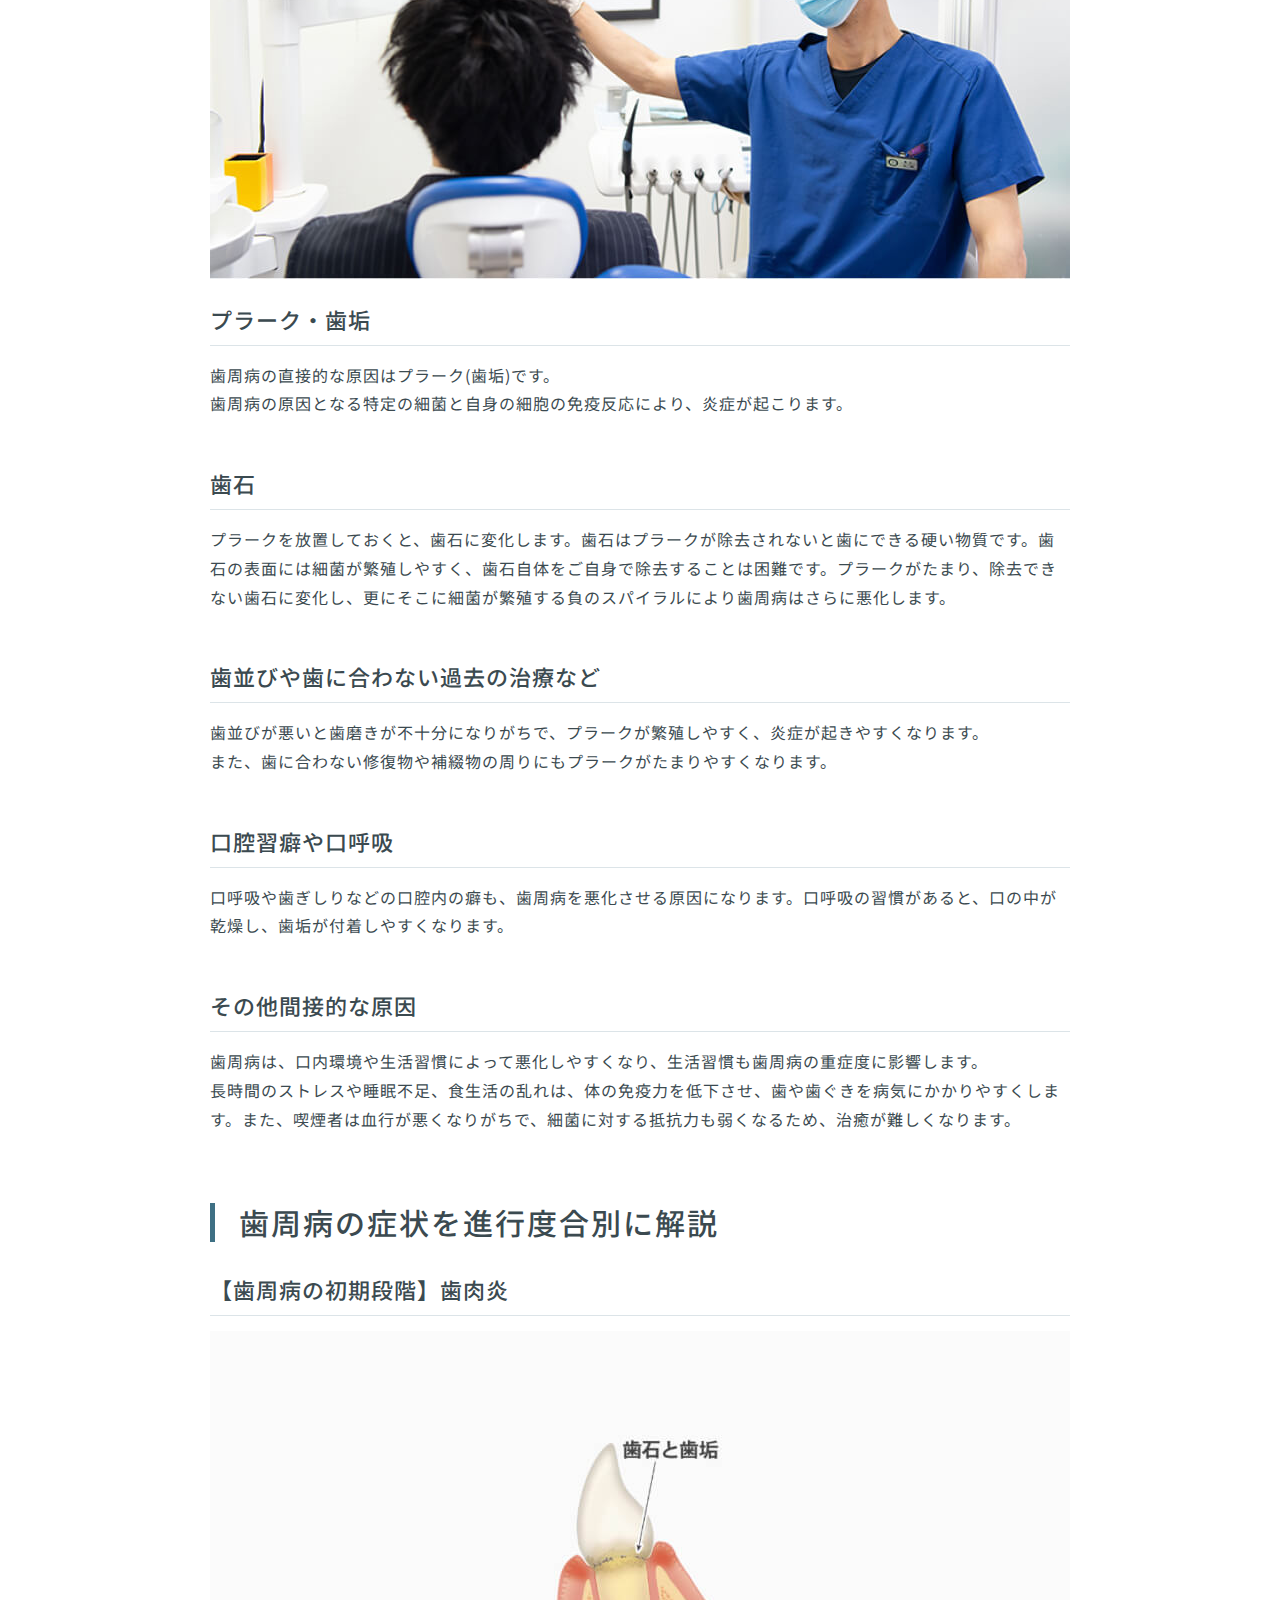
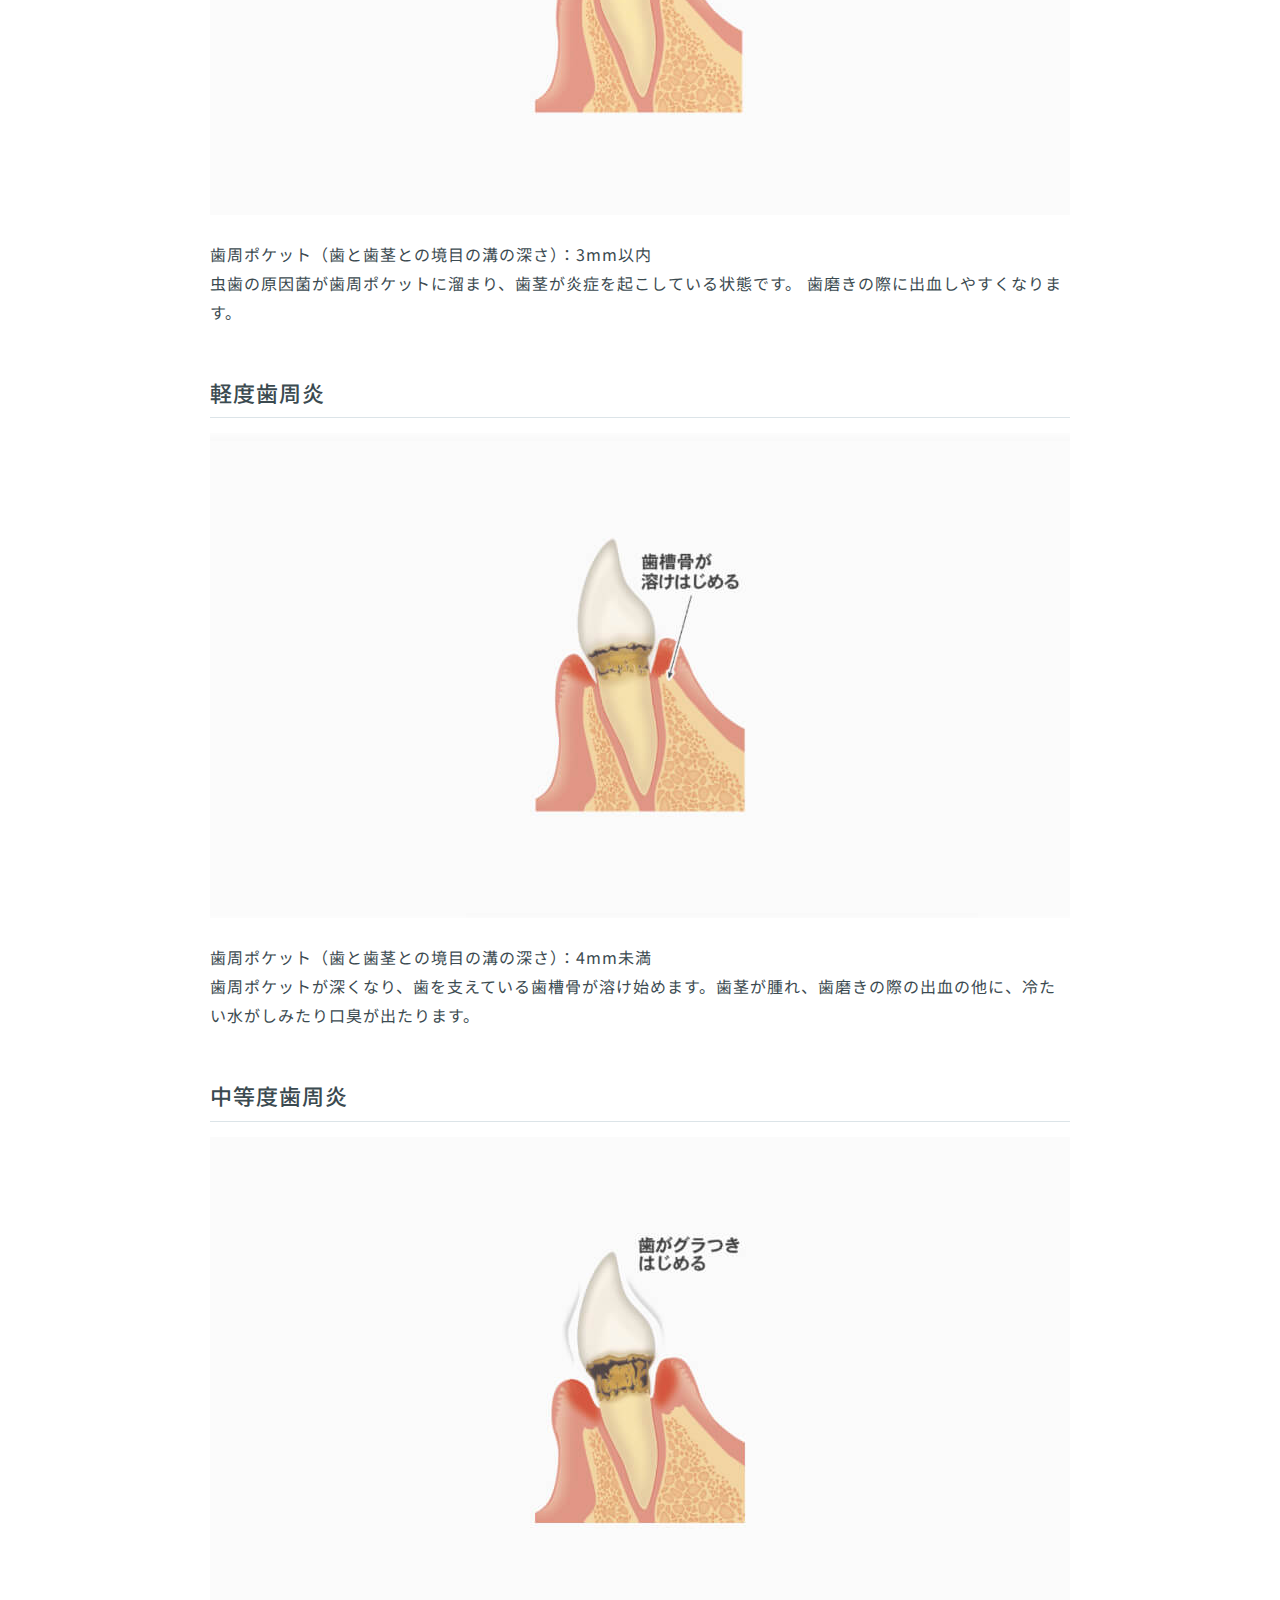
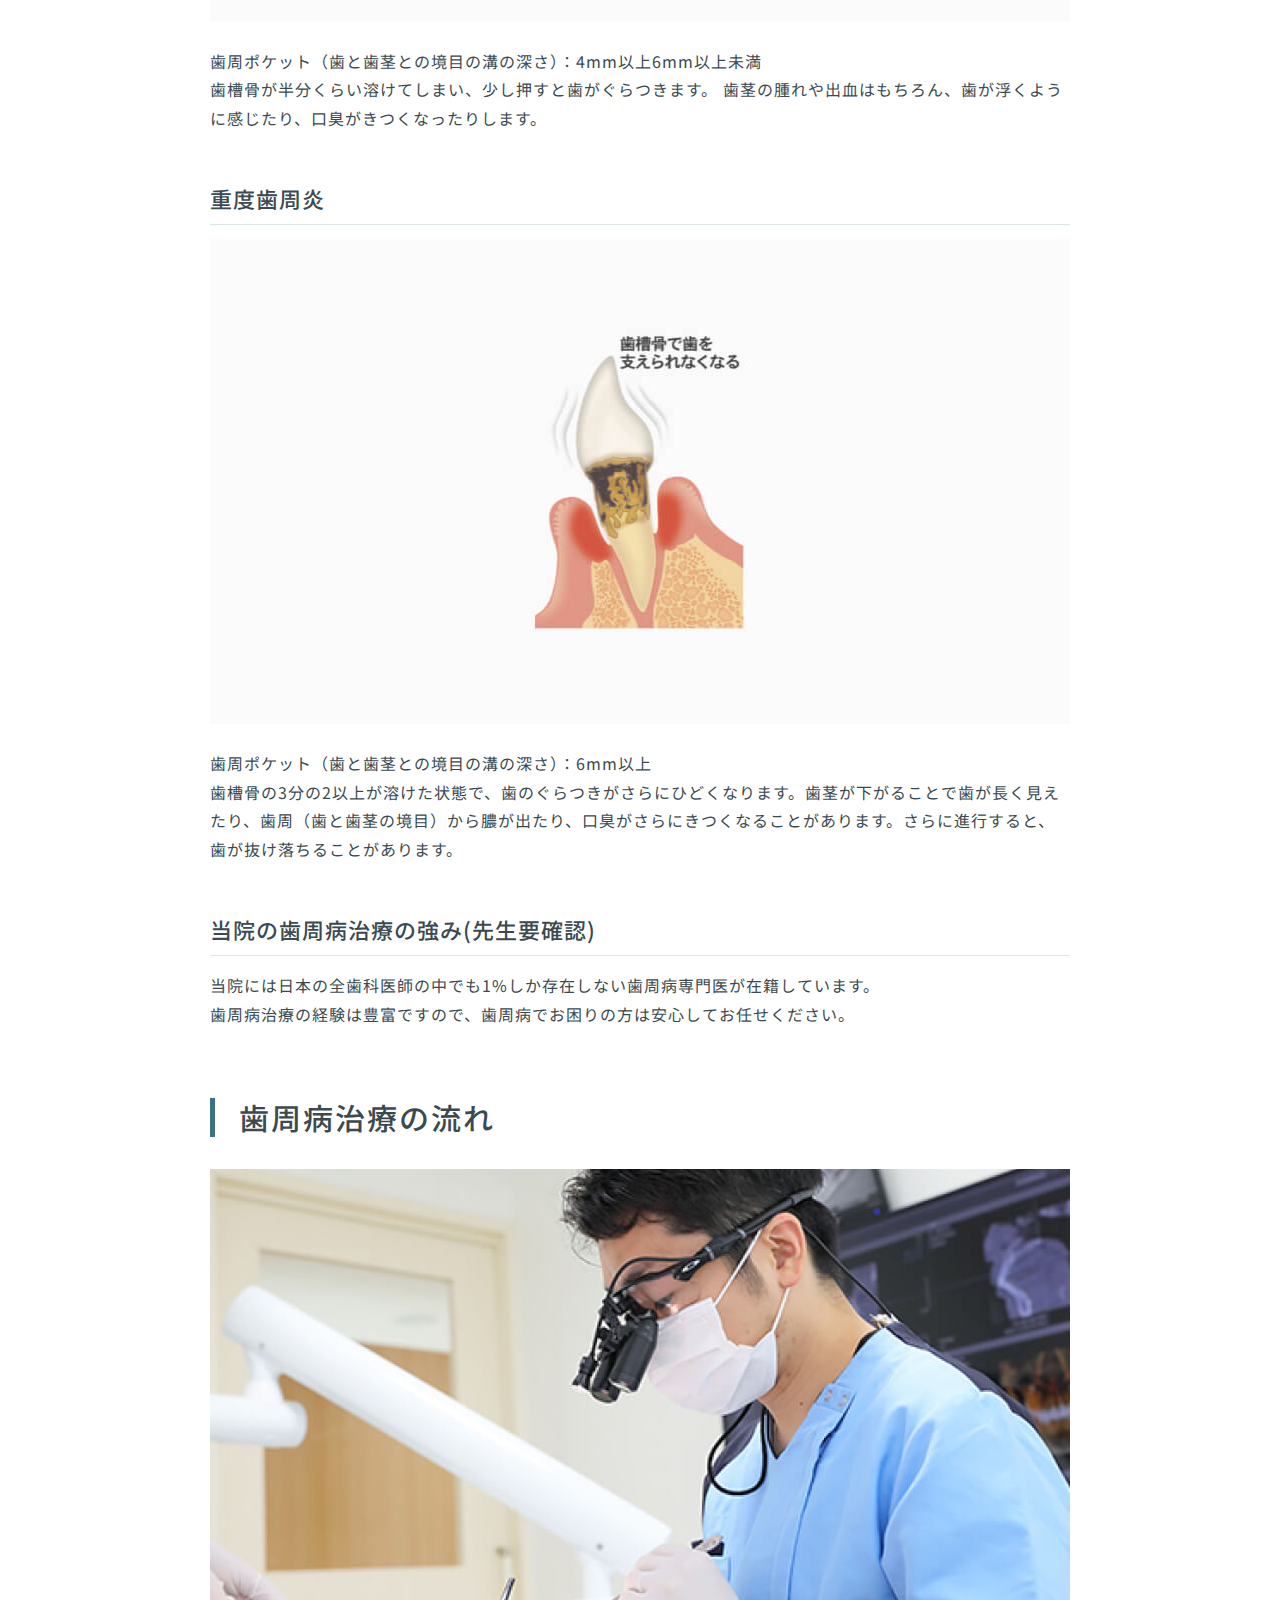
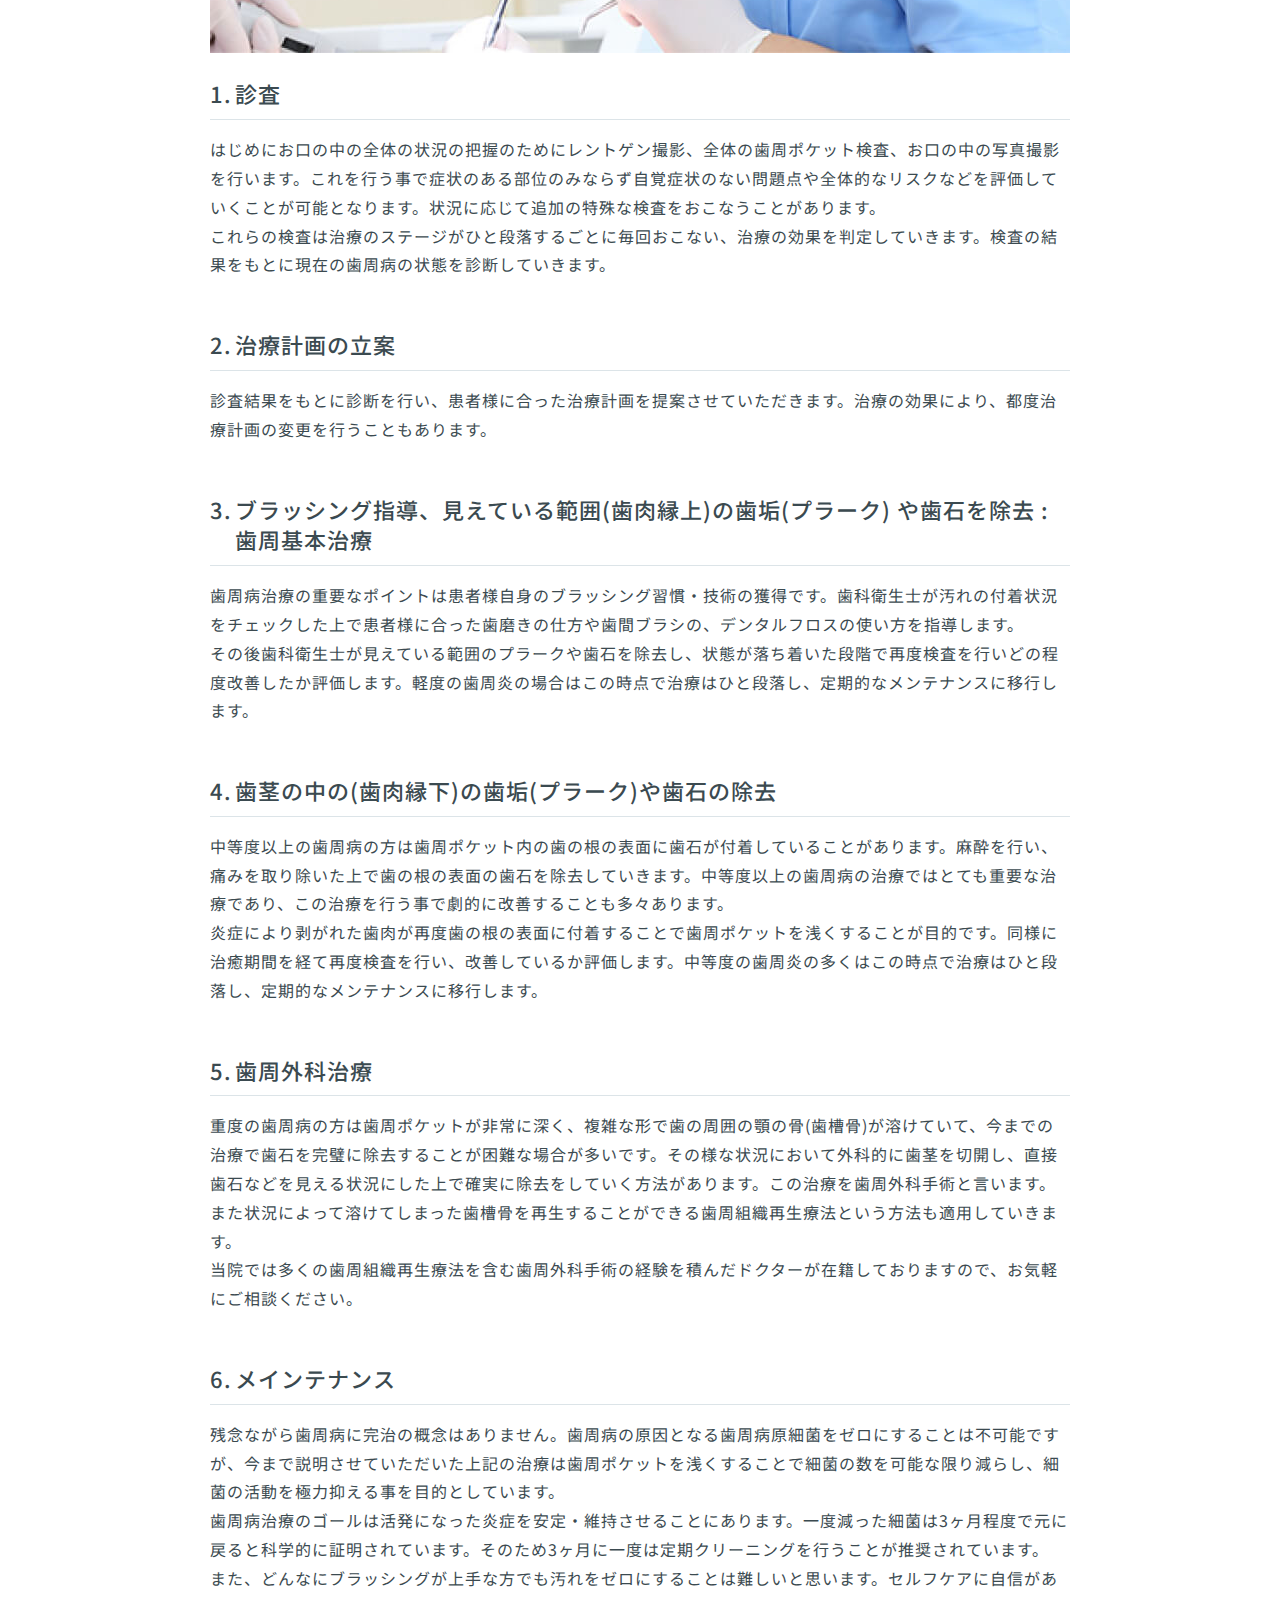
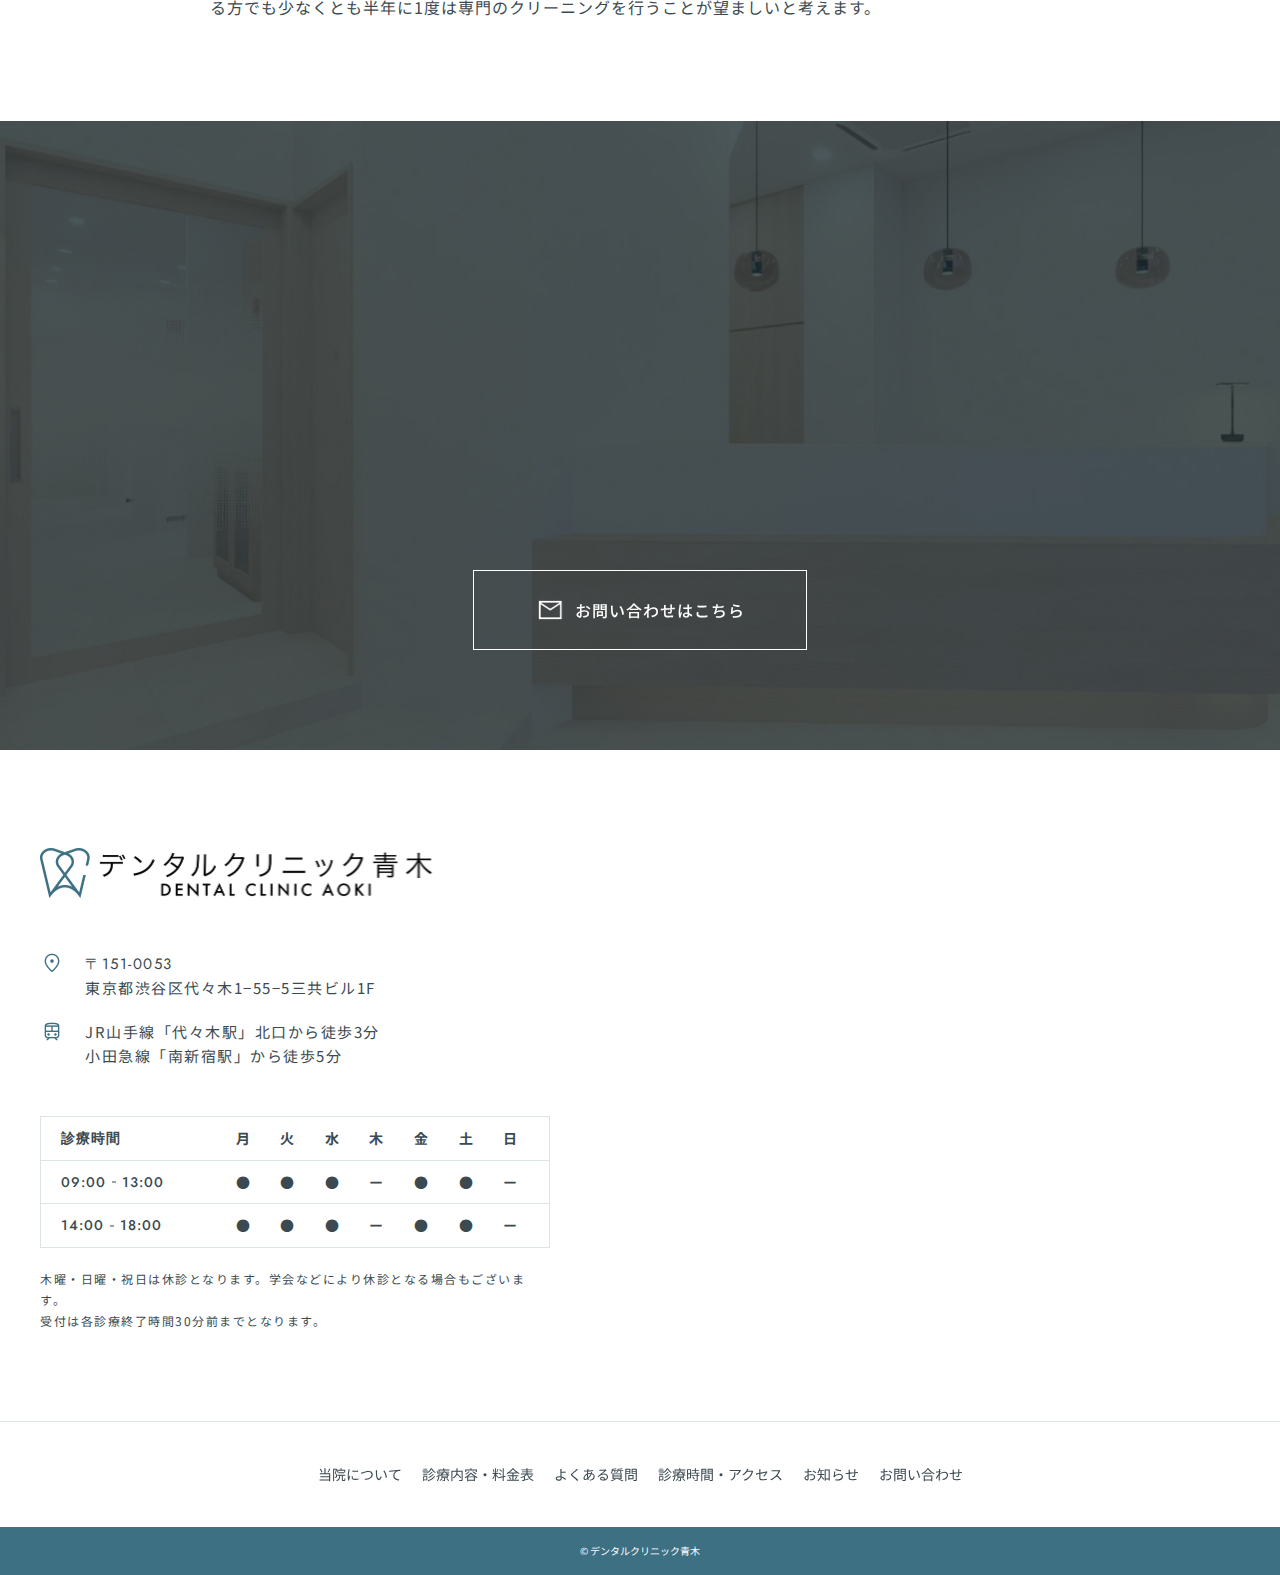
<file: treatment.html>
<!DOCTYPE html>
<html lang="ja">
	<head>
		<meta charset="utf-8">
		<meta http-equiv="x-ua-compatible" content="ie=edge">
		<meta name="viewport" content="width=device-width,initial-scale=1,user-scalable=no">
		<title></title>
		<meta name="description" content="">
		<meta name="keywords" content="">
		<meta name="format-detection" content="telephone=no">
		<link type="text/css" rel="stylesheet" href="./css/slick.css">
		<link type="text/css" rel="stylesheet" href="./css/slick-theme.css">
		<link type="text/css" rel="stylesheet" href="./css/oc-theme.css">
	</head>
	<body>
		<header id="header">
			<a href="./" class="header-logo">
				<img src="./img/common/logo.svg" alt="DENTAL CLINIC AOKI">
			</a>
			<nav class="header-nav">
				<ul class="header-nav__menu">
					<li class="header-nav__menu-item">
						<a href="" class="active">当院について</a>
					</li>
					<li class="header-nav__menu-item">
						<a href="">診療内容・料金表</a>
					</li>
					<li class="header-nav__menu-item">
						<a href="">よくある質問</a>
					</li>
					<li class="header-nav__menu-item">
						<a href="">診療時間・アクセス</a>
					</li>
					<li class="header-nav__menu-item">
						<a href="">お知らせ</a>
					</li>
					<li class="header-nav__menu-item">
						<a href="">お問い合わせ</a>
					</li>
				</ul>
				<div class="header-note sp-tb">
					<p> 当院は予約制となっております。<br> ご来院の前にご予約をお願いいたします。 </p>
					<a href="tel:0973800X0X" class="header-note__tel">
						<span>09-7380-0X0X</span>
					</a>
					<a href="" class="header-note__email">
						<span>お問い合わせはこちら</span>
					</a>
				</div>
			</nav>
			<div class="header-item">
				<a href="" class="header-item__tel js-openpopup">
					<img src="./img/common/icon-01.png" alt="tel">
				</a>
				<a href="" class="header-item__web pc-tb">
					<img src="./img/common/icon-02.png" alt="Web予約">
					<span>Web予約</span>
				</a>
			</div>
			<span class="js-mobile">
				<span></span>
			</span>
		</header>
		<main class="page-treatment">
			<section class="sec-heading">
				<div class="inner">
					<h1 class="c-ttl__01">
						<span class="c-ft--en">Treatment</span>
						<span class="c-ft--jp">歯周病治療</span>
					</h1>
				</div>
			</section>
			<section class="sec-treatment">
				<div class="inner">
					<div class="treatment-detail js-scrollin">
						<div class="treatment-detail__item">
							<h2 class="c-ttl__03">人類最大の感染症である歯周病</h2>
							<img src="./img/treatment/img-01.jpg" alt="人類最大の感染症である歯周病">
							<p class="pc"> 歯周病は、歯を失う最も一般的な原因であり、成人の80％以上がかかっていると言われています。<br> 驚くべきことに歯周病は人類最大の感染症としてギネスブックに掲載されています。<br> 歯周病の原因は歯周病原細菌と言われるいわゆる感染症です。歯周病は症状なく進行することが多く、自覚症状が出た時には重症であることが多い大変恐ろしい病気です。 </p>
							<p class="sp"> 歯周病は、歯を失う最も一般的な原因であり、成人の80％以上がかかっていると言われています。 </p>
							<p class="sp"> 驚くべきことに歯周病は人類最大の感染症としてギネスブックに掲載されています。 </p>
							<p class="sp"> 歯周病の原因は歯周病原細菌と言われるいわゆる感染症です。歯周病は症状なく進行することが多く、自覚症状が出た時には重症であることが多い大変恐ろしい病気です </p>
							<p> 更に歯周病は全身の病気との関わりも深く、歯周病によって発生した炎症が歯肉の血管から全身にまわりさまざまな病気を引き起こしたり悪化させる原因となります。炎症性物質は血糖値をさげるインスリンの働きを悪くさせたり、早産・低体重児出産、肥満、動脈硬化、リウマチなどにも関与しています。 </p>
							<p> 残念ながら歯周病に完治の概念はありませんが、病状を食い止めることや失われた組織を再生させることが可能となってきています。その状態を維持・安定させるためには早期発見、早期治療、定期的なメンテナンスが重要です。<br> このページでは、病気の原因や治療期間の目安などをご紹介します。 </p>
						</div>
						<div class="treatment-detail__item">
							<h2 class="c-ttl__03">歯周病セルフチェック</h2>
							<img src="./img/treatment/img-02.jpg" alt="歯周病セルフチェック">
							<h3 class="c-ttl__04">全体</h3>
							<div class="treatment-detail--ol">
								<ol>
									<li>口臭を指摘された・自分で気になる</li>
									<li>朝起きたら口の中がネバネバする</li>
									<li>歯みがき後に、毛先に血がついたり、すすいだ水に血が混じることがある</li>
								</ol>
								<h3 class="c-ttl__04">歯肉の症状</h3>
								<ol>
									<li>歯肉が赤く腫れてきた</li>
									<li>歯肉が下がり、歯が長くなった気がする</li>
									<li>歯肉を押すと血や膿が出る</li>
								</ol>
								<h3 class="c-ttl__04">歯の症状</h3>
								<ol>
									<li>歯と歯の間に物が詰まりやすい</li>
									<li>歯が浮いたような気がする</li>
									<li>歯並びが変わった気がする</li>
									<li>歯が揺れている気がする</li>
								</ol>
							</div>
							<h3 class="c-ttl__04">判定</h3>
							<p>
								<strong>チェックが1～3個の場合</strong><br> 歯周病の可能性があるため、軽度のうちに 治療を受けましょう。 </p>
							<p>
								<strong>チェックが4～5個以上の場合</strong><br> 中等度以上に歯周病が進行している可能性 があります。早期に歯周病の治療を受けましょう。 </p>
							<p>
								<strong>チェックがない場合</strong><br> チェックがない場合でも無症状で歯周病が進行することがあるため1年に1回は歯科検診を受けましょう。<br> 引用：<a href="">日本歯周病歯科学会</a>
							</p>
						</div>
						<div class="treatment-detail__item treatment-detail__item--p">
							<h2 class="c-ttl__03">
								<span class="pc">歯周病の原因</span>
								<span class="sp">歯周病セルフチェック</span>
							</h2>
							<img src="./img/treatment/img-03.jpg" alt="歯周病の原因">
							<h3 class="c-ttl__04">プラーク・歯垢</h3>
							<p> 歯周病の直接的な原因はプラーク(歯垢)です。<br> 歯周病の原因となる特定の細菌と自身の細胞の免疫反応により、炎症が起こります。 </p>
							<h3 class="c-ttl__04">歯石</h3>
							<p> プラークを放置しておくと、歯石に変化します。歯石はプラークが除去されないと歯にできる硬い物質です。歯石の表面には細菌が繁殖しやすく、歯石自体をご自身で除去することは困難です。プラークがたまり、除去できない歯石に変化し、更にそこに細菌が繁殖する負のスパイラルにより歯周病はさらに悪化します。 </p>
							<h3 class="c-ttl__04">歯並びや歯に合わない過去の治療など</h3>
							<p> 歯並びが悪いと歯磨きが不十分になりがちで、プラークが繁殖しやすく、炎症が起きやすくなります。<br> また、歯に合わない修復物や補綴物の周りにもプラークがたまりやすくなります。 </p>
							<h3 class="c-ttl__04">口腔習癖や口呼吸</h3>
							<p> 口呼吸や歯ぎしりなどの口腔内の癖も、歯周病を悪化させる原因になります。口呼吸の習慣があると、口の中が乾燥し、歯垢が付着しやすくなります。 </p>
							<h3 class="c-ttl__04">その他間接的な原因</h3>
							<p> 歯周病は、口内環境や生活習慣によって悪化しやすくなり、生活習慣も歯周病の重症度に影響します。<br> 長時間のストレスや睡眠不足、食生活の乱れは、体の免疫力を低下させ、歯や歯ぐきを病気にかかりやすくします。また、喫煙者は血行が悪くなりがちで、細菌に対する抵抗力も弱くなるため、治癒が難しくなります。 </p>
						</div>
						<div class="treatment-detail__item treatment-detail__item--p">
							<h2 class="c-ttl__03">歯周病の症状を進行度合別に解説</h2>
							<h3 class="c-ttl__04">【歯周病の初期段階】歯肉炎</h3>
							<img src="./img/treatment/img-04.jpg" alt="歯周病の症状を進行度合別に解説">
							<p> 歯周ポケット（歯と歯茎との境目の溝の深さ）：3mm以内<br> 虫歯の原因菌が歯周ポケットに溜まり、歯茎が炎症を起こしている状態です。 歯磨きの際に出血しやすくなります。 </p>
							<h3 class="c-ttl__04">軽度歯周炎</h3>
							<img src="./img/treatment/img-05.jpg" alt="軽度歯周炎">
							<p> 歯周ポケット（歯と歯茎との境目の溝の深さ）：4mm未満<br> 歯周ポケットが深くなり、歯を支えている歯槽骨が溶け始めます。歯茎が腫れ、歯磨きの際の出血の他に、冷たい水がしみたり口臭が出たります。 </p>
							<h3 class="c-ttl__04">中等度歯周炎</h3>
							<img src="./img/treatment/img-06.jpg" alt="軽度歯周炎">
							<p> 歯周ポケット（歯と歯茎との境目の溝の深さ）：4mm以上6mm以上未満<br> 歯槽骨が半分くらい溶けてしまい、少し押すと歯がぐらつきます。 歯茎の腫れや出血はもちろん、歯が浮くように感じたり、口臭がきつくなったりします。 </p>
							<h3 class="c-ttl__04">重度歯周炎</h3>
							<img src="./img/treatment/img-07.jpg" alt="重度歯周炎">
							<p> 歯周ポケット（歯と歯茎との境目の溝の深さ）：6mm以上<br> 歯槽骨の3分の2以上が溶けた状態で、歯のぐらつきがさらにひどくなります。歯茎が下がることで歯が長く見えたり、歯周（歯と歯茎の境目）から膿が出たり、口臭がさらにきつくなることがあります。さらに進行すると、歯が抜け落ちることがあります。 </p>
							<h3 class="c-ttl__04">当院の歯周病治療の強み(先生要確認)</h3>
							<p> 当院には日本の全歯科医師の中でも1%しか存在しない歯周病専門医が在籍しています。<br> 歯周病治療の経験は豊富ですので、歯周病でお困りの方は安心してお任せください。 </p>
						</div>
						<div class="treatment-detail__item treatment-detail__item--p">
							<h2 class="c-ttl__03">歯周病治療の流れ</h2>
							<img src="./img/treatment/img-08.jpg" alt="歯周病の症状を進行度合別に解説">
							<div class="treatment-detail--count">
								<div class="treatment-detail--count__item">
									<h3 class="c-ttl__04">診査 </h3>
									<p> はじめにお口の中の全体の状況の把握のためにレントゲン撮影、全体の歯周ポケット検査、お口の中の写真撮影を行います。これを行う事で症状のある部位のみならず自覚症状のない問題点や全体的なリスクなどを評価していくことが可能となります。状況に応じて追加の特殊な検査をおこなうことがあります。<br> これらの検査は治療のステージがひと段落するごとに毎回おこない、治療の効果を判定していきます。検査の結果をもとに現在の歯周病の状態を診断していきます。 </p>
								</div>
								<div class="treatment-detail--count__item">
									<h3 class="c-ttl__04">治療計画の立案 </h3>
									<p> 診査結果をもとに診断を行い、患者様に合った治療計画を提案させていただきます。治療の効果により、都度治療計画の変更を行うこともあります。 </p>
								</div>
								<div class="treatment-detail--count__item">
									<h3 class="c-ttl__04">ブラッシング指導、見えている範囲(歯肉縁上)の歯垢(プラーク) や歯石を除去 : 歯周基本治療  </h3>
									<p> 歯周病治療の重要なポイントは患者様自身のブラッシング習慣・技術の獲得です。歯科衛生士が汚れの付着状況をチェックした上で患者様に合った歯磨きの仕方や歯間ブラシの、デンタルフロスの使い方を指導します。<br> その後歯科衛生士が見えている範囲のプラークや歯石を除去し、状態が落ち着いた段階で再度検査を行いどの程度改善したか評価します。軽度の歯周炎の場合はこの時点で治療はひと段落し、定期的なメンテナンスに移行します。 </p>
								</div>
								<div class="treatment-detail--count__item">
									<h3 class="c-ttl__04">歯茎の中の(歯肉縁下)の歯垢(プラーク)や歯石の除去</h3>
									<p> 中等度以上の歯周病の方は歯周ポケット内の歯の根の表面に歯石が付着していることがあります。麻酔を行い、痛みを取り除いた上で歯の根の表面の歯石を除去していきます。中等度以上の歯周病の治療ではとても重要な治療であり、この治療を行う事で劇的に改善することも多々あります。<br> 炎症により剥がれた歯肉が再度歯の根の表面に付着することで歯周ポケットを浅くすることが目的です。同様に治癒期間を経て再度検査を行い、改善しているか評価します。中等度の歯周炎の多くはこの時点で治療はひと段落し、定期的なメンテナンスに移行します。 </p>
								</div>
								<div class="treatment-detail--count__item">
									<h3 class="c-ttl__04">歯周外科治療</h3>
									<p> 重度の歯周病の方は歯周ポケットが非常に深く、複雑な形で歯の周囲の顎の骨(歯槽骨)が溶けていて、今までの治療で歯石を完璧に除去することが困難な場合が多いです。その様な状況において外科的に歯茎を切開し、直接歯石などを見える状況にした上で確実に除去をしていく方法があります。この治療を歯周外科手術と言います。また状況によって溶けてしまった歯槽骨を再生することができる歯周組織再生療法という方法も適用していきます。<br> 当院では多くの歯周組織再生療法を含む歯周外科手術の経験を積んだドクターが在籍しておりますので、お気軽にご相談ください。 </p>
								</div>
								<div class="treatment-detail--count__item">
									<h3 class="c-ttl__04">メインテナンス</h3>
									<p> 残念ながら歯周病に完治の概念はありません。歯周病の原因となる歯周病原細菌をゼロにすることは不可能ですが、今まで説明させていただいた上記の治療は歯周ポケットを浅くすることで細菌の数を可能な限り減らし、細菌の活動を極力抑える事を目的としています。<br> 歯周病治療のゴールは活発になった炎症を安定・維持させることにあります。一度減った細菌は3ヶ月程度で元に戻ると科学的に証明されています。そのため3ヶ月に一度は定期クリーニングを行うことが推奨されています。<br> また、どんなにブラッシングが上手な方でも汚れをゼロにすることは難しいと思います。セルフケアに自信がある方でも少なくとも半年に1度は専門のクリーニングを行うことが望ましいと考えます。 </p>
								</div>
							</div>
						</div>
					</div>
				</div>
			</section>
			<section class="sec-contact">
				<div class="inner">
					<h2 class="c-ttl__01 c-al--c mbpc-60 js-scrollin">
						<span class="c-ft--en">Contact</span>
						<span class="c-ft--jp">お問い合わせ</span>
					</h2>
					<div class="heading-note mbpc-35 mbsp-24 c-txt__basic js-scrollin">
						<p> ご予約やご質問は、<br class="sp">お電話またはお問い合わせフォームより<br class="sp">お気軽にご連絡ください。<br>
						</p>
						<p>
							<small> ※当院は予約制となっております。<br class="sp">ご来院の前にご予約をお願いいたします。 </small>
						</p>
					</div>
					<a href="tel:0973800X0X" class="contact-tel mbpc-38 js-scrollin"><span>09-7380-0X0X</span></a>
					<a href="" class="c-btn__02 c-btn__02--email js-scrollinl">
						<span>お問い合わせはこちら</span>
					</a>
				</div>
			</section>
		</main>
		<footer id="footer">
			<div class="inner">
				<div class="footer-block">
					<div class="footer-block__note">
						<a href="" class="footer-logo">
							<img src="./img/common/footer-logo.png" alt="DENTAL CLINIC AOKI">
						</a>
						<ul class="footer-item">
							<li>
								<img src="./img/common/icon-15.png" alt="DENTAL CLINIC AOKI">
								<p>
									<span class="c-ft--en">〒151-0053</span><br> 東京都渋谷区代々木1−55−5<br class="sp">三共ビル1F </p>
							</li>
							<li>
								<img src="./img/common/icon-16.png" alt="DENTAL CLINIC AOKI">
								<p> JR山手線「代々木駅」北口から徒歩3分<br> 小田急線「南新宿駅」から徒歩5分 </p>
							</li>
						</ul>
						<table class="footer-calendar">
							<tr>
								<th>診療時間</th>
								<th>月</th>
								<th>火</th>
								<th>水</th>
								<th>木</th>
								<th>金</th>
								<th>土</th>
								<th>日</th>
							</tr>
							<tr>
								<td><span>09:00</span><span>13:00</span></td>
								<td><span>●</span></td>
								<td><span>●</span></td>
								<td><span>●</span></td>
								<td><span>ー</span></td>
								<td><span>●</span></td>
								<td><span>●</span></td>
								<td><span>ー</span></td>
							</tr>
							<tr>
								<td><span>14:00</span><span>18:00</span></td>
								<td><span>●</span></td>
								<td><span>●</span></td>
								<td><span>●</span></td>
								<td><span>ー</span></td>
								<td><span>●</span></td>
								<td><span>●</span></td>
								<td><span>ー</span></td>
							</tr>
						</table>
						<p> 木曜・日曜・祝日は休診となります。<br class="sp">学会などにより休診となる場合もございます。<br> 受付は各診療終了時間30分前までとなります。 </p>
					</div>
					<div class="footer-block__maps">
						<iframe src="https://www.google.com/maps/embed?pb=!1m14!1m8!1m3!1d12962.803334878457!2d139.70081!3d35.6843677!3m2!1i1024!2i768!4f13.1!3m3!1m2!1s0x60188d2e7f41387b%3A0xa6746d2db23c63f1!2z44OH44Oz44K_44Or44Kv44Oq44OL44OD44Kv6Z2S5pyo!5e0!3m2!1sja!2sjp!4v1724394195571!5m2!1sja!2sjp" style="border:0;" allowfullscreen="" loading="lazy" referrerpolicy="no-referrer-when-downgrade"></iframe>
					</div>
				</div>
			</div>
			<ul class="footer-menu">
				<li><a href="">当院について</a></li>
				<li><a href="">診療内容・料金表</a></li>
				<li><a href="">よくある質問</a></li>
				<li><a href="">診療時間・アクセス</a></li>
				<li><a href="">お知らせ</a></li>
				<li><a href="">お問い合わせ</a></li>
			</ul>
			<div class="copyright"> © デンタルクリニック青木 </div>
		</footer>
		<div class="popup-tel">
			<div class="popup-block">
				<span class="popup-block__close js-close"><img src="./img/common/close.png" alt="close"></span>
				<div class="popup-show">
					<a href="tel:0973800X0X" class="popup-show__tel">09-7380-0X0X</a>
					<p> 受付時間<br>
						<span>98:00〜60:73</span>
					</p>
					<span class="c-btn__close js-close">閉じる</span>
				</div>
			</div>
		</div>
		<script src="./js/jquery-3.3.1.min.js"></script>
		<script src="./js/slick.min.js"></script>
		<script src="./js/jquery.matchHeight-min.js"></script>
		<script src="./js/oc-theme.js"></script>
	</body>
</html>
</file>
<file: css/oc-theme.css>
@import url("https://fonts.googleapis.com/css2?family=Jost:ital,wght@0,100..900;1,100..900&display=swap");
@import url("https://fonts.googleapis.com/css2?family=Noto+Sans+JP:wght@100;200;300;400;500;600;700;800;900&display=swap");
@import url("https://fonts.googleapis.com/css2?family=Noto+Serif+JP:wght@200;300;400;500;600;700;900&display=swap");
@import url('https://fonts.googleapis.com/css2?family=Zen+Kaku+Gothic+New:wght@300;400;500;700;900&display=swap');
body {
	font-size: 16px;
	line-height: 1.8;
}

.text-primary-color{
	color: var(--oc-primary-color);
}
.clear-fix { clear: both; }

a {
	text-decoration: none;
	color: var(--oc-link-color);;
}
a:hover {
	text-decoration: none;
}
img {
	max-width: 100%;
}

.bg-image {
	z-index: 0;
	background-position: center;
	background-repeat: no-repeat;
	background-size: cover;
}
.text-bg-top {
	z-index: 0;
	height: 200px;
	position: relative;
	display: flex;
	align-items: center;
	justify-content: center;
}
.text-bg-top .caption {
}
.text-bg-top .caption h1,
.text-bg-top .caption h2 {
	color: #fff;
	font-size: 2rem;
	font-weight: bold;
	text-align: center;
}

.content-none {
    text-align: center;
    font-size: 20px;
    padding: 80px 10px;
}
.content-none .error-number {
    font-size: 70px;
}
.content-none .content-none-btn {
    margin: 20px auto;
    text-align: center;
}

/* OC Button Style */
.site-btn {
    position: relative;
    display: flex;
    justify-content: center;
    align-items: center;
    width: 375px;
    height: 73px;
    max-width: 90%;
    border: 1px solid #fff;
    color: #fff;
    background-color: transparent;
    transition: all 0.5s;
}
.site-btn {
    color: var(--oc-primary-color);
    border-color: var(--oc-primary-color);
}

/* END - OC Button Style */

/* OC Modal Style */
.modal-design {
	height: 80vh;
	overflow: scroll;
	margin: 15% 0 10% 0;
	border-radius: unset;
} 
.modal-dialog{
	max-width: 800px;
	padding: 1rem;
}

@media (min-width: 576px){
	.modal-dialog {
		max-width: 500px;
		margin: 1.75rem auto;
	}
}

.close-btn {
	position: fixed;
	right: 0x;
	top: 25px;
}
.modal-side-margin {
	margin: 0;
}

.modal-body-design {
	padding: 0;
}

.round_btn {
	display: block;
	width: 45px;
	height: 45px;
	border: 2px solid #AA8400; /* 枠の調整 */
	border-radius: 50%;  /* 丸みの度合い */
	background: #fff; /* ボタンの背景色 */
}

.round_btn::before, .round_btn::after {
	content: "";
	position: absolute;
	top: 50%;
	left: 50%;
	width: 3px; /* 棒の幅（太さ） */
	height: 22px; /* 棒の高さ */
	background: #AA8400; /* バツ印の色 */
}

.round_btn::before {
	transform: translate(-50%,-50%) rotate(45deg);
}

.round_btn::after {
	transform: translate(-50%,-50%) rotate(-45deg);
}






/* END - OC Modal Style */


html {
  overflow-y: scroll;
  overflow-x: hidden;
  font-size: 10px;
  -ms-text-size-adjust: 100%;
  -webkit-text-size-adjust: 100%;
}
blockquote,
body,
code,
dd,
div,
dl,
dt,
fieldset,
form,
h1,
h2,
h3,
h4,
h5,
h6,
input,
legend,
li,
ol,
p,
pre,
td,
textarea,
th,
ul {
  margin: 0;
  padding: 0;
}
* {
  box-sizing: border-box;
}
table {
  border-collapse: collapse;
  border-spacing: 0;
}
fieldset,
img {
  border: 0;
}
img {
  vertical-align: middle;
  max-width: 100%;
  height: auto;
}
address,
caption,
cite,
code,
dfn,
var {
  font-style: normal;
  font-weight: 400;
}
li {
  list-style: none;
}
caption,
th {
  text-align: left;
}
/*h1,*/
/*h2,*/
/*h3,*/
/*h4,*/
/*h5,*/
/*h6 {*/
/*  font-size: 100%;*/
/*  font-weight: 400;*/
/*}*/
q:after,
q:before {
  content: "";
}
abbr,
acronym {
  border: 0;
  font-variant: normal;
}
sup {
  vertical-align: text-top;
}
sub {
  vertical-align: text-bottom;
}
button,
input,
select,
textarea {
  font-family: inherit;
  font-size: inherit;
  font-weight: inherit;
  outline: none;
  -webkit-appearance: none;
  -moz-appearance: none;
  appearance: none;
}
input,
select,
textarea {
  *font-size: 100%;
}
legend {
  color: #000;
}
del,
ins {
  text-decoration: none;
}
main {
  display: block;
}
section {
  position: relative;
}
@media screen and (min-width: 835px) {
  .mbpc-1 {
    margin-bottom: 1px !important;
  }
}
@media screen and (max-width: 834px) {
  .mbsp-1 {
    margin-bottom: 1px !important;
  }
}
@media screen and (min-width: 835px) {
  .mbpc-2 {
    margin-bottom: 2px !important;
  }
}
@media screen and (max-width: 834px) {
  .mbsp-2 {
    margin-bottom: 2px !important;
  }
}
@media screen and (min-width: 835px) {
  .mbpc-3 {
    margin-bottom: 3px !important;
  }
}
@media screen and (max-width: 834px) {
  .mbsp-3 {
    margin-bottom: 3px !important;
  }
}
@media screen and (min-width: 835px) {
  .mbpc-4 {
    margin-bottom: 4px !important;
  }
}
@media screen and (max-width: 834px) {
  .mbsp-4 {
    margin-bottom: 4px !important;
  }
}
@media screen and (min-width: 835px) {
  .mbpc-5 {
    margin-bottom: 5px !important;
  }
}
@media screen and (max-width: 834px) {
  .mbsp-5 {
    margin-bottom: 5px !important;
  }
}
@media screen and (min-width: 835px) {
  .mbpc-6 {
    margin-bottom: 6px !important;
  }
}
@media screen and (max-width: 834px) {
  .mbsp-6 {
    margin-bottom: 6px !important;
  }
}
@media screen and (min-width: 835px) {
  .mbpc-7 {
    margin-bottom: 7px !important;
  }
}
@media screen and (max-width: 834px) {
  .mbsp-7 {
    margin-bottom: 7px !important;
  }
}
@media screen and (min-width: 835px) {
  .mbpc-8 {
    margin-bottom: 8px !important;
  }
}
@media screen and (max-width: 834px) {
  .mbsp-8 {
    margin-bottom: 8px !important;
  }
}
@media screen and (min-width: 835px) {
  .mbpc-9 {
    margin-bottom: 9px !important;
  }
}
@media screen and (max-width: 834px) {
  .mbsp-9 {
    margin-bottom: 9px !important;
  }
}
@media screen and (min-width: 835px) {
  .mbpc-10 {
    margin-bottom: 10px !important;
  }
}
@media screen and (max-width: 834px) {
  .mbsp-10 {
    margin-bottom: 10px !important;
  }
}
@media screen and (min-width: 835px) {
  .mbpc-11 {
    margin-bottom: 11px !important;
  }
}
@media screen and (max-width: 834px) {
  .mbsp-11 {
    margin-bottom: 11px !important;
  }
}
@media screen and (min-width: 835px) {
  .mbpc-12 {
    margin-bottom: 12px !important;
  }
}
@media screen and (max-width: 834px) {
  .mbsp-12 {
    margin-bottom: 12px !important;
  }
}
@media screen and (min-width: 835px) {
  .mbpc-13 {
    margin-bottom: 13px !important;
  }
}
@media screen and (max-width: 834px) {
  .mbsp-13 {
    margin-bottom: 13px !important;
  }
}
@media screen and (min-width: 835px) {
  .mbpc-14 {
    margin-bottom: 14px !important;
  }
}
@media screen and (max-width: 834px) {
  .mbsp-14 {
    margin-bottom: 14px !important;
  }
}
@media screen and (min-width: 835px) {
  .mbpc-15 {
    margin-bottom: 15px !important;
  }
}
@media screen and (max-width: 834px) {
  .mbsp-15 {
    margin-bottom: 15px !important;
  }
}
@media screen and (min-width: 835px) {
  .mbpc-16 {
    margin-bottom: 16px !important;
  }
}
@media screen and (max-width: 834px) {
  .mbsp-16 {
    margin-bottom: 16px !important;
  }
}
@media screen and (min-width: 835px) {
  .mbpc-17 {
    margin-bottom: 17px !important;
  }
}
@media screen and (max-width: 834px) {
  .mbsp-17 {
    margin-bottom: 17px !important;
  }
}
@media screen and (min-width: 835px) {
  .mbpc-18 {
    margin-bottom: 18px !important;
  }
}
@media screen and (max-width: 834px) {
  .mbsp-18 {
    margin-bottom: 18px !important;
  }
}
@media screen and (min-width: 835px) {
  .mbpc-19 {
    margin-bottom: 19px !important;
  }
}
@media screen and (max-width: 834px) {
  .mbsp-19 {
    margin-bottom: 19px !important;
  }
}
@media screen and (min-width: 835px) {
  .mbpc-20 {
    margin-bottom: 20px !important;
  }
}
@media screen and (max-width: 834px) {
  .mbsp-20 {
    margin-bottom: 20px !important;
  }
}
@media screen and (min-width: 835px) {
  .mbpc-21 {
    margin-bottom: 21px !important;
  }
}
@media screen and (max-width: 834px) {
  .mbsp-21 {
    margin-bottom: 21px !important;
  }
}
@media screen and (min-width: 835px) {
  .mbpc-22 {
    margin-bottom: 22px !important;
  }
}
@media screen and (max-width: 834px) {
  .mbsp-22 {
    margin-bottom: 22px !important;
  }
}
@media screen and (min-width: 835px) {
  .mbpc-23 {
    margin-bottom: 23px !important;
  }
}
@media screen and (max-width: 834px) {
  .mbsp-23 {
    margin-bottom: 23px !important;
  }
}
@media screen and (min-width: 835px) {
  .mbpc-24 {
    margin-bottom: 24px !important;
  }
}
@media screen and (max-width: 834px) {
  .mbsp-24 {
    margin-bottom: 24px !important;
  }
}
@media screen and (min-width: 835px) {
  .mbpc-25 {
    margin-bottom: 25px !important;
  }
}
@media screen and (max-width: 834px) {
  .mbsp-25 {
    margin-bottom: 25px !important;
  }
}
@media screen and (min-width: 835px) {
  .mbpc-26 {
    margin-bottom: 26px !important;
  }
}
@media screen and (max-width: 834px) {
  .mbsp-26 {
    margin-bottom: 26px !important;
  }
}
@media screen and (min-width: 835px) {
  .mbpc-27 {
    margin-bottom: 27px !important;
  }
}
@media screen and (max-width: 834px) {
  .mbsp-27 {
    margin-bottom: 27px !important;
  }
}
@media screen and (min-width: 835px) {
  .mbpc-28 {
    margin-bottom: 28px !important;
  }
}
@media screen and (max-width: 834px) {
  .mbsp-28 {
    margin-bottom: 28px !important;
  }
}
@media screen and (min-width: 835px) {
  .mbpc-29 {
    margin-bottom: 29px !important;
  }
}
@media screen and (max-width: 834px) {
  .mbsp-29 {
    margin-bottom: 29px !important;
  }
}
@media screen and (min-width: 835px) {
  .mbpc-30 {
    margin-bottom: 30px !important;
  }
}
@media screen and (max-width: 834px) {
  .mbsp-30 {
    margin-bottom: 30px !important;
  }
}
@media screen and (min-width: 835px) {
  .mbpc-31 {
    margin-bottom: 31px !important;
  }
}
@media screen and (max-width: 834px) {
  .mbsp-31 {
    margin-bottom: 31px !important;
  }
}
@media screen and (min-width: 835px) {
  .mbpc-32 {
    margin-bottom: 32px !important;
  }
}
@media screen and (max-width: 834px) {
  .mbsp-32 {
    margin-bottom: 32px !important;
  }
}
@media screen and (min-width: 835px) {
  .mbpc-33 {
    margin-bottom: 33px !important;
  }
}
@media screen and (max-width: 834px) {
  .mbsp-33 {
    margin-bottom: 33px !important;
  }
}
@media screen and (min-width: 835px) {
  .mbpc-34 {
    margin-bottom: 34px !important;
  }
}
@media screen and (max-width: 834px) {
  .mbsp-34 {
    margin-bottom: 34px !important;
  }
}
@media screen and (min-width: 835px) {
  .mbpc-35 {
    margin-bottom: 35px !important;
  }
}
@media screen and (max-width: 834px) {
  .mbsp-35 {
    margin-bottom: 35px !important;
  }
}
@media screen and (min-width: 835px) {
  .mbpc-36 {
    margin-bottom: 36px !important;
  }
}
@media screen and (max-width: 834px) {
  .mbsp-36 {
    margin-bottom: 36px !important;
  }
}
@media screen and (min-width: 835px) {
  .mbpc-37 {
    margin-bottom: 37px !important;
  }
}
@media screen and (max-width: 834px) {
  .mbsp-37 {
    margin-bottom: 37px !important;
  }
}
@media screen and (min-width: 835px) {
  .mbpc-38 {
    margin-bottom: 38px !important;
  }
}
@media screen and (max-width: 834px) {
  .mbsp-38 {
    margin-bottom: 38px !important;
  }
}
@media screen and (min-width: 835px) {
  .mbpc-39 {
    margin-bottom: 39px !important;
  }
}
@media screen and (max-width: 834px) {
  .mbsp-39 {
    margin-bottom: 39px !important;
  }
}
@media screen and (min-width: 835px) {
  .mbpc-40 {
    margin-bottom: 40px !important;
  }
}
@media screen and (max-width: 834px) {
  .mbsp-40 {
    margin-bottom: 40px !important;
  }
}
@media screen and (min-width: 835px) {
  .mbpc-41 {
    margin-bottom: 41px !important;
  }
}
@media screen and (max-width: 834px) {
  .mbsp-41 {
    margin-bottom: 41px !important;
  }
}
@media screen and (min-width: 835px) {
  .mbpc-42 {
    margin-bottom: 42px !important;
  }
}
@media screen and (max-width: 834px) {
  .mbsp-42 {
    margin-bottom: 42px !important;
  }
}
@media screen and (min-width: 835px) {
  .mbpc-43 {
    margin-bottom: 43px !important;
  }
}
@media screen and (max-width: 834px) {
  .mbsp-43 {
    margin-bottom: 43px !important;
  }
}
@media screen and (min-width: 835px) {
  .mbpc-44 {
    margin-bottom: 44px !important;
  }
}
@media screen and (max-width: 834px) {
  .mbsp-44 {
    margin-bottom: 44px !important;
  }
}
@media screen and (min-width: 835px) {
  .mbpc-45 {
    margin-bottom: 45px !important;
  }
}
@media screen and (max-width: 834px) {
  .mbsp-45 {
    margin-bottom: 45px !important;
  }
}
@media screen and (min-width: 835px) {
  .mbpc-46 {
    margin-bottom: 46px !important;
  }
}
@media screen and (max-width: 834px) {
  .mbsp-46 {
    margin-bottom: 46px !important;
  }
}
@media screen and (min-width: 835px) {
  .mbpc-47 {
    margin-bottom: 47px !important;
  }
}
@media screen and (max-width: 834px) {
  .mbsp-47 {
    margin-bottom: 47px !important;
  }
}
@media screen and (min-width: 835px) {
  .mbpc-48 {
    margin-bottom: 48px !important;
  }
}
@media screen and (max-width: 834px) {
  .mbsp-48 {
    margin-bottom: 48px !important;
  }
}
@media screen and (min-width: 835px) {
  .mbpc-49 {
    margin-bottom: 49px !important;
  }
}
@media screen and (max-width: 834px) {
  .mbsp-49 {
    margin-bottom: 49px !important;
  }
}
@media screen and (min-width: 835px) {
  .mbpc-50 {
    margin-bottom: 50px !important;
  }
}
@media screen and (max-width: 834px) {
  .mbsp-50 {
    margin-bottom: 50px !important;
  }
}
@media screen and (min-width: 835px) {
  .mbpc-51 {
    margin-bottom: 51px !important;
  }
}
@media screen and (max-width: 834px) {
  .mbsp-51 {
    margin-bottom: 51px !important;
  }
}
@media screen and (min-width: 835px) {
  .mbpc-52 {
    margin-bottom: 52px !important;
  }
}
@media screen and (max-width: 834px) {
  .mbsp-52 {
    margin-bottom: 52px !important;
  }
}
@media screen and (min-width: 835px) {
  .mbpc-53 {
    margin-bottom: 53px !important;
  }
}
@media screen and (max-width: 834px) {
  .mbsp-53 {
    margin-bottom: 53px !important;
  }
}
@media screen and (min-width: 835px) {
  .mbpc-54 {
    margin-bottom: 54px !important;
  }
}
@media screen and (max-width: 834px) {
  .mbsp-54 {
    margin-bottom: 54px !important;
  }
}
@media screen and (min-width: 835px) {
  .mbpc-55 {
    margin-bottom: 55px !important;
  }
}
@media screen and (max-width: 834px) {
  .mbsp-55 {
    margin-bottom: 55px !important;
  }
}
@media screen and (min-width: 835px) {
  .mbpc-56 {
    margin-bottom: 56px !important;
  }
}
@media screen and (max-width: 834px) {
  .mbsp-56 {
    margin-bottom: 56px !important;
  }
}
@media screen and (min-width: 835px) {
  .mbpc-57 {
    margin-bottom: 57px !important;
  }
}
@media screen and (max-width: 834px) {
  .mbsp-57 {
    margin-bottom: 57px !important;
  }
}
@media screen and (min-width: 835px) {
  .mbpc-58 {
    margin-bottom: 58px !important;
  }
}
@media screen and (max-width: 834px) {
  .mbsp-58 {
    margin-bottom: 58px !important;
  }
}
@media screen and (min-width: 835px) {
  .mbpc-59 {
    margin-bottom: 59px !important;
  }
}
@media screen and (max-width: 834px) {
  .mbsp-59 {
    margin-bottom: 59px !important;
  }
}
@media screen and (min-width: 835px) {
  .mbpc-60 {
    margin-bottom: 60px !important;
  }
}
@media screen and (max-width: 834px) {
  .mbsp-60 {
    margin-bottom: 60px !important;
  }
}
@media screen and (min-width: 835px) {
  .mbpc-61 {
    margin-bottom: 61px !important;
  }
}
@media screen and (max-width: 834px) {
  .mbsp-61 {
    margin-bottom: 61px !important;
  }
}
@media screen and (min-width: 835px) {
  .mbpc-62 {
    margin-bottom: 62px !important;
  }
}
@media screen and (max-width: 834px) {
  .mbsp-62 {
    margin-bottom: 62px !important;
  }
}
@media screen and (min-width: 835px) {
  .mbpc-63 {
    margin-bottom: 63px !important;
  }
}
@media screen and (max-width: 834px) {
  .mbsp-63 {
    margin-bottom: 63px !important;
  }
}
@media screen and (min-width: 835px) {
  .mbpc-64 {
    margin-bottom: 64px !important;
  }
}
@media screen and (max-width: 834px) {
  .mbsp-64 {
    margin-bottom: 64px !important;
  }
}
@media screen and (min-width: 835px) {
  .mbpc-65 {
    margin-bottom: 65px !important;
  }
}
@media screen and (max-width: 834px) {
  .mbsp-65 {
    margin-bottom: 65px !important;
  }
}
@media screen and (min-width: 835px) {
  .mbpc-66 {
    margin-bottom: 66px !important;
  }
}
@media screen and (max-width: 834px) {
  .mbsp-66 {
    margin-bottom: 66px !important;
  }
}
@media screen and (min-width: 835px) {
  .mbpc-67 {
    margin-bottom: 67px !important;
  }
}
@media screen and (max-width: 834px) {
  .mbsp-67 {
    margin-bottom: 67px !important;
  }
}
@media screen and (min-width: 835px) {
  .mbpc-68 {
    margin-bottom: 68px !important;
  }
}
@media screen and (max-width: 834px) {
  .mbsp-68 {
    margin-bottom: 68px !important;
  }
}
@media screen and (min-width: 835px) {
  .mbpc-69 {
    margin-bottom: 69px !important;
  }
}
@media screen and (max-width: 834px) {
  .mbsp-69 {
    margin-bottom: 69px !important;
  }
}
@media screen and (min-width: 835px) {
  .mbpc-70 {
    margin-bottom: 70px !important;
  }
}
@media screen and (max-width: 834px) {
  .mbsp-70 {
    margin-bottom: 70px !important;
  }
}
@media screen and (min-width: 835px) {
  .mbpc-71 {
    margin-bottom: 71px !important;
  }
}
@media screen and (max-width: 834px) {
  .mbsp-71 {
    margin-bottom: 71px !important;
  }
}
@media screen and (min-width: 835px) {
  .mbpc-72 {
    margin-bottom: 72px !important;
  }
}
@media screen and (max-width: 834px) {
  .mbsp-72 {
    margin-bottom: 72px !important;
  }
}
@media screen and (min-width: 835px) {
  .mbpc-73 {
    margin-bottom: 73px !important;
  }
}
@media screen and (max-width: 834px) {
  .mbsp-73 {
    margin-bottom: 73px !important;
  }
}
@media screen and (min-width: 835px) {
  .mbpc-74 {
    margin-bottom: 74px !important;
  }
}
@media screen and (max-width: 834px) {
  .mbsp-74 {
    margin-bottom: 74px !important;
  }
}
@media screen and (min-width: 835px) {
  .mbpc-75 {
    margin-bottom: 75px !important;
  }
}
@media screen and (max-width: 834px) {
  .mbsp-75 {
    margin-bottom: 75px !important;
  }
}
@media screen and (min-width: 835px) {
  .mbpc-76 {
    margin-bottom: 76px !important;
  }
}
@media screen and (max-width: 834px) {
  .mbsp-76 {
    margin-bottom: 76px !important;
  }
}
@media screen and (min-width: 835px) {
  .mbpc-77 {
    margin-bottom: 77px !important;
  }
}
@media screen and (max-width: 834px) {
  .mbsp-77 {
    margin-bottom: 77px !important;
  }
}
@media screen and (min-width: 835px) {
  .mbpc-78 {
    margin-bottom: 78px !important;
  }
}
@media screen and (max-width: 834px) {
  .mbsp-78 {
    margin-bottom: 78px !important;
  }
}
@media screen and (min-width: 835px) {
  .mbpc-79 {
    margin-bottom: 79px !important;
  }
}
@media screen and (max-width: 834px) {
  .mbsp-79 {
    margin-bottom: 79px !important;
  }
}
@media screen and (min-width: 835px) {
  .mbpc-80 {
    margin-bottom: 80px !important;
  }
}
@media screen and (max-width: 834px) {
  .mbsp-80 {
    margin-bottom: 80px !important;
  }
}
@media screen and (min-width: 835px) {
  .mbpc-81 {
    margin-bottom: 81px !important;
  }
}
@media screen and (max-width: 834px) {
  .mbsp-81 {
    margin-bottom: 81px !important;
  }
}
@media screen and (min-width: 835px) {
  .mbpc-82 {
    margin-bottom: 82px !important;
  }
}
@media screen and (max-width: 834px) {
  .mbsp-82 {
    margin-bottom: 82px !important;
  }
}
@media screen and (min-width: 835px) {
  .mbpc-83 {
    margin-bottom: 83px !important;
  }
}
@media screen and (max-width: 834px) {
  .mbsp-83 {
    margin-bottom: 83px !important;
  }
}
@media screen and (min-width: 835px) {
  .mbpc-84 {
    margin-bottom: 84px !important;
  }
}
@media screen and (max-width: 834px) {
  .mbsp-84 {
    margin-bottom: 84px !important;
  }
}
@media screen and (min-width: 835px) {
  .mbpc-85 {
    margin-bottom: 85px !important;
  }
}
@media screen and (max-width: 834px) {
  .mbsp-85 {
    margin-bottom: 85px !important;
  }
}
@media screen and (min-width: 835px) {
  .mbpc-86 {
    margin-bottom: 86px !important;
  }
}
@media screen and (max-width: 834px) {
  .mbsp-86 {
    margin-bottom: 86px !important;
  }
}
@media screen and (min-width: 835px) {
  .mbpc-87 {
    margin-bottom: 87px !important;
  }
}
@media screen and (max-width: 834px) {
  .mbsp-87 {
    margin-bottom: 87px !important;
  }
}
@media screen and (min-width: 835px) {
  .mbpc-88 {
    margin-bottom: 88px !important;
  }
}
@media screen and (max-width: 834px) {
  .mbsp-88 {
    margin-bottom: 88px !important;
  }
}
@media screen and (min-width: 835px) {
  .mbpc-89 {
    margin-bottom: 89px !important;
  }
}
@media screen and (max-width: 834px) {
  .mbsp-89 {
    margin-bottom: 89px !important;
  }
}
@media screen and (min-width: 835px) {
  .mbpc-90 {
    margin-bottom: 90px !important;
  }
}
@media screen and (max-width: 834px) {
  .mbsp-90 {
    margin-bottom: 90px !important;
  }
}
@media screen and (min-width: 835px) {
  .mbpc-91 {
    margin-bottom: 91px !important;
  }
}
@media screen and (max-width: 834px) {
  .mbsp-91 {
    margin-bottom: 91px !important;
  }
}
@media screen and (min-width: 835px) {
  .mbpc-92 {
    margin-bottom: 92px !important;
  }
}
@media screen and (max-width: 834px) {
  .mbsp-92 {
    margin-bottom: 92px !important;
  }
}
@media screen and (min-width: 835px) {
  .mbpc-93 {
    margin-bottom: 93px !important;
  }
}
@media screen and (max-width: 834px) {
  .mbsp-93 {
    margin-bottom: 93px !important;
  }
}
@media screen and (min-width: 835px) {
  .mbpc-94 {
    margin-bottom: 94px !important;
  }
}
@media screen and (max-width: 834px) {
  .mbsp-94 {
    margin-bottom: 94px !important;
  }
}
@media screen and (min-width: 835px) {
  .mbpc-95 {
    margin-bottom: 95px !important;
  }
}
@media screen and (max-width: 834px) {
  .mbsp-95 {
    margin-bottom: 95px !important;
  }
}
@media screen and (min-width: 835px) {
  .mbpc-96 {
    margin-bottom: 96px !important;
  }
}
@media screen and (max-width: 834px) {
  .mbsp-96 {
    margin-bottom: 96px !important;
  }
}
@media screen and (min-width: 835px) {
  .mbpc-97 {
    margin-bottom: 97px !important;
  }
}
@media screen and (max-width: 834px) {
  .mbsp-97 {
    margin-bottom: 97px !important;
  }
}
@media screen and (min-width: 835px) {
  .mbpc-98 {
    margin-bottom: 98px !important;
  }
}
@media screen and (max-width: 834px) {
  .mbsp-98 {
    margin-bottom: 98px !important;
  }
}
@media screen and (min-width: 835px) {
  .mbpc-99 {
    margin-bottom: 99px !important;
  }
}
@media screen and (max-width: 834px) {
  .mbsp-99 {
    margin-bottom: 99px !important;
  }
}
@media screen and (min-width: 835px) {
  .mbpc-100 {
    margin-bottom: 100px !important;
  }
}
@media screen and (max-width: 834px) {
  .mbsp-100 {
    margin-bottom: 100px !important;
  }
}
.mb0 {
  margin-bottom: 0 !important;
}
body {
  color: #3b4a50;
  font-family: Noto Sans JP, sans-serif;
  -webkit-font-smoothing: antialiased;
}
a {
  text-decoration: none;
  -webkit-backface-visibility: hidden;
  transition: all 0.3s ease;
}
a:hover {
  opacity: 0.7;
}
@media (-ms-high-contrast: active), (-ms-high-contrast: none) {
  a {
    display: inline-block;
  }
}
@media screen and (min-width: 835px) {
  a[href^="tel"] {
    pointer-events: none;
  }
}
@media screen and (max-width: 834px) {
  a {
    -webkit-tap-highlight-color: transparent;
  }
}
.clearfix {
  *zoom: 1;
}
.clearfix:after,
.clearfix:before {
  content: "";
  display: table;
}
.clearfix:after {
  clear: both;
}
@media screen and (max-width: 1300px) {
  .pc-xl {
    display: none !important;
  }
}
@media screen and (max-width: 834px) {
  .pc {
    display: none !important;
  }
}
@media screen and (max-width: 1024px) {
  .pc-tb {
    display: none !important;
  }
}
@media screen and (max-width: 990px) {
  .pc-lg {
    display: none !important;
  }
}
@media screen and (max-width: 640px) {
  .pc-sm {
    display: none !important;
  }
}
@media screen and (max-width: 374px) {
  .pc-xs {
    display: none !important;
  }
}
@media screen and (min-width: 835px) {
  .sp {
    display: none !important;
  }
}
@media screen and (min-width: 1025px) {
  .sp-tb {
    display: none !important;
  }
}
@media screen and (min-width: 991px) {
  .sp-lg {
    display: none !important;
  }
}
@media screen and (min-width: 641px) {
  .sp-sm {
    display: none !important;
  }
}
.u-fn-hover {
  display: inline-block;
}
@media screen and (min-width: 835px) {
  .u-fn-hover {
    transition: all 0.2s;
  }
  .u-fn-hover:hover {
    opacity: 0.7;
  }
}
.u-pull--left {
  margin-left: calc((100vw - 100%) / 2 * -1);
}
.u-pull--right {
  margin-right: calc((100vw - 100%) / 2 * -1);
}
.c-fc--white {
  color: #fff !important;
}
.c-fc--black {
  color: #000 !important;
}
.c-fc--gray {
  color: #3e7084 !important;
}
.c-ft--en {
  font-family: Jost, sans-serif;
}
.c-ft--jp {
  font-family: Noto Sans JP, sans-serif;
}
.c-al--c {
  text-align: center !important;
}
.c-al--r {
  text-align: right !important;
}
.c-al--l {
  text-align: left !important;
}
.c-txt__basic {
  font-size: 1.5rem;
  line-height: 1.8;
}
.c-txt__note {
  font-size: 1.2rem;
  line-height: 1.4166666667;
  color: #b78a4d;
}
.c-ttl__01 {
  display: block;
  position: relative;
  margin-bottom: 30px;
}
@media screen and (max-width: 834px) {
  .c-ttl__01 {
    margin-bottom: 22px;
  }
}
.c-ttl__01 span {
  display: block;
}
.c-ttl__01 .c-ft--en {
  font-size: 1.8rem;
  color: #3e7084;
  line-height: 1.4;
  letter-spacing: 1px;
  margin-bottom: 5px;
}
.c-ttl__01 .c-ft--jp {
  font-size: 3.2rem;
  line-height: 1.4;
  font-weight: 500;
  letter-spacing: 3px;
}
@media screen and (max-width: 834px) {
  .c-ttl__01 .c-ft--jp {
    font-size: 2.4rem;
    line-height: 1.5833333333;
  }
}
.c-ttl__01 .c-ft--jp span {
  display: contents;
  color: #3e7084;
}
.c-ttl__02 {
  display: block;
}
@media screen and (min-width: 835px) {
  .c-ttl__02 {
    -ms-writing-mode: tb-rl;
    writing-mode: vertical-rl;
  }
}
@media screen and (max-width: 834px) {
  .c-ttl__02 {
    text-align: center;
    margin-bottom: 34px;
  }
}
.c-ttl__02 span {
  display: block;
}
.c-ttl__02 .c-ft--en {
  font-size: 1.8rem;
  line-height: 1.4;
  letter-spacing: 3px;
  margin: 5px 0 0 8px;
  color: #3e7084;
}
@media screen and (max-width: 834px) {
  .c-ttl__02 .c-ft--en {
    font-size: 1.6rem;
    letter-spacing: 1px;
    margin: 0 0 3px;
  }
}
.c-ttl__02 .c-ft--jp {
  font-size: 3.2rem;
  line-height: 1.375;
  font-weight: 500;
  letter-spacing: 11px;
}
@media screen and (max-width: 834px) {
  .c-ttl__02 .c-ft--jp {
    font-size: 2.4rem;
    letter-spacing: 2px;
  }
}
.c-ttl__03 {
  display: block;
  font-size: 2.6rem;
  font-weight: 500;
  position: relative;
  line-height: 1.3;
  padding: 0 0 0 29px;
  letter-spacing: 2px;
  margin-bottom: 32px;
}
@media screen and (max-width: 834px) {
  .c-ttl__03 {
    font-size: 2rem;
    padding: 0 0 0 22px;
    margin-bottom: 22px;
  }
}
.c-ttl__03:before {
  content: "";
  width: 5px;
  background: #3e7084;
  position: absolute;
  top: 0;
  left: 0;
  bottom: 0;
}
.c-ttl__04 {
  display: block;
  font-size: 2.2rem;
  line-height: 1.4;
  font-weight: 500;
  position: relative;
  border-bottom: 1px solid #dce4e8;
  padding: 0 0 10px;
  margin-bottom: 15px;
}
@media screen and (max-width: 834px) {
  .c-ttl__04 {
    font-size: 1.8rem;
    margin-bottom: 10px;
  }
}
.flex-end {
  display: -ms-flexbox;
  display: flex;
  -ms-flex-pack: end;
  justify-content: flex-end;
  -ms-flex-align: center;
  align-items: center;
  -ms-flex-wrap: wrap;
  flex-wrap: wrap;
}
.c-btn__01 {
  display: inline-block;
  font-size: 1.6rem;
  font-family: Jost, sans-serif;
  font-weight: 500;
  color: #3b4a50;
  padding: 14px 70px 14px 0;
  letter-spacing: 1px;
  position: relative;
}
@media screen and (max-width: 834px) {
  .c-btn__01 {
    font-size: 1.5rem;
    padding: 14px 48px 14px 0;
  }
}
.c-btn__01 span {
  position: relative;
}
.c-btn__01 span:after {
  content: "";
  position: absolute;
  bottom: 0;
  left: 0;
  width: 0;
  height: 1px;
  background: #3b4a50;
    -moz-transition: ease 0.3s;
    -o-transition: ease 0.3s;
    -webkit-transition: ease 0.3s;
    transition: ease 0.3s;
}
.c-btn__01:after {
  content: "";
  width: 50px;
  height: 50px;
  background: url(../img/common/arrow-right.png) no-repeat;
  background-size: 100%;
  position: absolute;
  right: 0;
  top: 50%;
  transform: translateY(-50%);
}
@media screen and (max-width: 834px) {
  .c-btn__01:after {
    width: 40px;
    height: 40px;
  }
}
.c-btn__01:hover span:after {
  width: 100%;
}
.c-btn__02 {
  display: -ms-flexbox;
  display: flex;
  -ms-flex-pack: center;
  justify-content: center;
  -ms-flex-align: center;
  align-items: center;
  text-align: center;
  width: 100%;
  max-width: 334px;
  height: 80px;
  margin: 0 auto;
  border: 1px solid #fff;
  font-size: 1.6rem;
  letter-spacing: 1px;
  font-weight: 500;
  color: #fff;
}
.c-btn__02--email span {
  position: relative;
  padding: 0 0 0 40px;
}
.c-btn__02--email span:before {
  display: block;
  content: "";
  width: 30px;
  height: 30px;
  background: url(../img/common/icon-05.png) no-repeat;
  background-size: 100%;
  position: absolute;
  top: 50%;
  transform: translateY(-50%);
  left: 0;
  -webkit-backface-visibility: hidden;
  transition: all 0.3s ease;
}
.c-btn__02:hover {
  background: #fff;
  opacity: 1;
  color: #3e7084;
}
.c-btn__02:hover span:before {
  background: url(../img/common/icon-05-dark.png) no-repeat;
  background-size: 100%;
}
.c-btn__close {
  width: 100%;
  max-width: 166px;
  height: 50px;
  margin: 0 auto;
  border-radius: 50px;
  font-family: Jost, sans-serif;
  background: #fafafa;
  display: -ms-flexbox;
  display: flex;
  -ms-flex-pack: center;
  justify-content: center;
  -ms-flex-align: center;
  align-items: center;
  -ms-flex-wrap: wrap;
  flex-wrap: wrap;
  border: 1px solid #dce4e8;
  cursor: pointer;
  -webkit-backface-visibility: hidden;
  transition: all 0.3s ease;
  font-size: 1.5rem;
    font-weight: 500;
}
.c-btn__close:hover {
  opacity: 0.7;
}
.js-scrollin {
  opacity: 0;
  visibility: hidden;
  transition: all 0.7s ease;
}
.js-scrollin.active {
  opacity: 1;
  visibility: visible;
}
.inner {
  display: block;
  max-width: 1240px;
  padding: 0 20px;
  margin: 0 auto;
}
.popup-tel {
  position: fixed;
  top: 0;
  left: 0;
  right: 0;
  bottom: 0;
  z-index: -1;
  background: rgba(59, 74, 80, 0.7);
  display: -ms-flexbox;
  display: flex;
  -ms-flex-pack: center;
  justify-content: center;
  -ms-flex-align: center;
  align-items: center;
  -ms-flex-wrap: wrap;
  flex-wrap: wrap;
  -webkit-backface-visibility: hidden;
  transition: all 0.3s ease;
  opacity: 0;
  visibility: hidden;
  padding: 20px;
}
.popup-tel.active {
  opacity: 1;
  visibility: visible;
  z-index: 999999;
}
.popup-tel .popup-block {
  width: 100%;
  max-width: 600px;
  margin: 0 auto;
  background: #fff;
  position: relative;
  color: #8a9ba1;
  font-size: 1.4rem;
  line-height: 1.4285714286;
  letter-spacing: 1px;
  padding: 55px 15px 40px;
}
@media screen and (max-width: 834px) {
  .popup-tel .popup-block {
    padding: 50px 10px 30px;
  }
}
.popup-tel .popup-block:after {
  content: "";
  width: 60px;
  height: 10px;
  background: #3e7084;
  position: absolute;
  top: 0;
  left: 0;
  right: 0;
  margin: 0 auto;
}
.popup-tel .popup-block__close {
  display: block;
  width: 38px;
  height: 38px;
  background: url(../img/common/close.png) no-repeat;
  background-size: 100%;
  position: absolute;
  bottom: 100%;
  right: -38px;
  cursor: pointer;
  -webkit-backface-visibility: hidden;
  transition: all 0.3s ease;
}
@media screen and (max-width: 834px) {
  .popup-tel .popup-block__close {
    right: 0;
    bottom: calc(100% + 15px);
  }
}
.popup-tel .popup-block__close:hover {
  opacity: 0.7;
}
.popup-tel .popup-show {
  text-align: center;
}
.popup-tel .popup-show__tel {
  display: inline-block;
  font-family: Jost, sans-serif;
  font-size: 4rem;
  letter-spacing: 3px;
  font-weight: 500;
  color: #3e7084;
  padding: 0 0 0 60px;
  position: relative;
}
@media screen and (max-width: 834px) {
  .popup-tel .popup-show__tel {
    font-size: 3rem;
    letter-spacing: 2px;
    padding: 0 0 0 40px;
  }
}
.popup-tel .popup-show__tel:before {
  content: "";
  width: 50px;
  height: 50px;
  background: url(../img/common/icon-01-lg.png) no-repeat;
  background-size: 100%;
  position: absolute;
  left: 0;
  top: 50%;
  transform: translateY(-50%);
}
@media screen and (max-width: 834px) {
  .popup-tel .popup-show__tel:before {
    width: 36px;
    height: 36px;
  }
}
.popup-tel .popup-show p {
  margin: 15px 0 40px;
}
@media screen and (max-width: 834px) {
  .popup-tel .popup-show p {
    margin: 15px 0 20px;
  }
}
.popup-tel .popup-show p span {
  font-size: 2rem;
  display: block;
  padding-top: 5px;
    font-family: Jost, sans-serif;
}
.sec-heading {
  padding: 62px 0 0;
  border-bottom: 2px solid #dce4e8;
  margin-bottom: 100px;
}
@media screen and (max-width: 834px) {
  .sec-heading {
    padding: 30px 0 0;
    margin-bottom: 50px;
  }
}
.sec-heading .c-ttl__01 {
  display: inline-block;
  padding: 0 0 53px;
  margin-bottom: 0;
  min-width: 314px;
}
@media screen and (max-width: 834px) {
  .sec-heading .c-ttl__01 {
    min-width: 240px;
    padding: 0 0 20px;
  }
}
.sec-heading .c-ttl__01:after {
  content: "";
  width: 5000px;
  height: 2px;
  background: #3e7084;
  position: absolute;
  bottom: -1px;
  right: 0;
}
@media screen and (min-width: 835px) {
  .sec-heading .c-ttl__01 .c-ft--jp {
    font-size: 3.6rem;
  }
}
main {
  padding-top: 90px;
}
@media screen and (max-width: 1300px) {
  main {
    padding-top: 60px;
  }
}
.heading-note {
  text-align: center;
  letter-spacing: 1px;
  margin-bottom: 60px;
}
#header {
  position: fixed;
  top: 0;
  left: 0;
  right: 0;
  background: #fff;
  z-index: 999;
  display: -ms-flexbox;
  display: flex;
  -ms-flex-pack: end;
  justify-content: flex-end;
  -ms-flex-align: center;
  align-items: center;
  -ms-flex-wrap: wrap;
  flex-wrap: wrap;
}
@media screen and (max-width: 1024px) {
  #header {
    -ms-flex-pack: justify;
    justify-content: space-between;
  }
}
#header.js-fixed {
  box-shadow: 0 0 15px 0 rgba(0, 0, 0, 0.1);
}
#header .header-logo {
  display: -ms-flexbox;
  display: flex;
  -ms-flex-pack: center;
  justify-content: center;
  -ms-flex-align: center;
  align-items: center;
  -ms-flex-wrap: wrap;
  flex-wrap: wrap;
  width: clamp(250px, 20vw, 300px);
  padding: 0 15px;
  position: absolute;
  top: 50%;
  transform: translateY(-50%);
  left: 0;
}
@media screen and (max-width: 1024px) {
  #header .header-logo {
    height: 60px;
    position: static;
    transform: translateY(0);
  }
}
@media screen and (max-width: 374px) {
  #header .header-logo {
    width: 220px;
  }
}
#header .header-logo img {
  width: 235px;
}
@media screen and (max-width: 1024px) {
  #header .header-logo img {
    width: 212px;
  }
}
#header .header-nav {
  display: -ms-flexbox;
  display: flex;
  -ms-flex-pack: end;
  justify-content: flex-end;
  -ms-flex-wrap: wrap;
  flex-wrap: wrap;
}
@media screen and (max-width: 1024px) {
  #header .header-nav {
    display: none;
    position: absolute;
    top: 60px;
    left: 0;
    right: 0;
    height: calc(100vh - 60px);
    padding: 15px 0 60px;
    overflow-y: scroll;
    background: #fff;
  }
  #header .header-nav.active {
    display: block;
  }
}
#header .header-nav__menu {
  display: -ms-flexbox;
  display: flex;
  -ms-flex-wrap: wrap;
  flex-wrap: wrap;
  -ms-flex-align: center;
  align-items: center;
  margin-right: 15px;
}
@media screen and (max-width: 1024px) {
  #header .header-nav__menu {
    display: block;
    margin-right: 0;
  }
}
#header .header-nav__menu-item {
  padding: 0 clamp(3px, 0.9vw, 15px);
}
#header .header-nav__menu-item a {
  display: block;
  font-size: 1.4rem;
  font-weight: 500;
  color: #3b4a50;
  position: relative;
  padding: 15px 0;
}
@media screen and (min-width: 1025px) {
  #header .header-nav__menu-item a:after {
    content: "";
    width: 8px;
    height: 8px;
    margin: 0 auto;
    background: url(../img/common/dots.png) no-repeat;
    background-size: 100%;
    position: absolute;
    bottom: 0;
    left: 0;
    right: 0;
    opacity: 0;
    visibility: hidden;
    -webkit-backface-visibility: hidden;
    transition: all 0.3s ease;
  }
  #header .header-nav__menu-item.current-menu-item a,
  #header .header-nav__menu-item a.active,
  #header .header-nav__menu-item a:hover {
    color: #3e7084;
    opacity: 1;
  }
  #header .header-nav__menu-item.current-menu-item a:after,
  #header .header-nav__menu-item a.active:after,
  #header .header-nav__menu-item a:hover:after {
    opacity: 1;
    visibility: visible;
  }
}
@media screen and (max-width: 1024px) {
  #header .header-nav__menu-item a {
    border-bottom: 1px solid #e6ecee;
    padding: 20px 15px;
  }
  #header .header-nav__menu-item a:after {
    content: "";
    width: 6px;
    height: 12px;
    background: url(../img/common/arrow-right-02.png) no-repeat;
    background-size: 100%;
    position: absolute;
    top: 50%;
    transform: translateY(-50%);
    right: 15px;
  }
}
#header .header-item {
  width: 320px;
  display: -ms-flexbox;
  display: flex;
  -ms-flex-wrap: wrap;
  flex-wrap: wrap;
}
@media screen and (max-width: 1300px) {
  #header .header-item {
    width: 120px;
  }
}
@media screen and (max-width: 1024px) {
  #header .header-item {
    width: 60px;
    position: absolute;
    top: 0;
    right: 60px;
  }
}
#header .header-item img {
  display: block;
  width: 30px;
}
#header .header-item a {
  height: 90px;
  display: -ms-flexbox;
  display: flex;
  -ms-flex-pack: center;
  justify-content: center;
  -ms-flex-align: center;
  align-items: center;
  -ms-flex-wrap: wrap;
  flex-wrap: wrap;
  color: #fff;
  font-size: 1.5rem;
  font-weight: 500;
}
@media screen and (max-width: 1300px) {
  #header .header-item a {
    height: 60px;
  }
}
#header .header-item a:hover {
  opacity: 1;
}
#header .header-item__tel {
  width: 90px;
  background: #f6f8f8;
  background: linear-gradient(90deg, #f6f8f8, #dfe8ec);
}
#header .header-item__tel:hover {
  width: 90px;
  background: #dfe8ec;
  background: linear-gradient(90deg, #dfe8ec, #f6f8f8);
}
@media screen and (max-width: 1300px) {
  #header .header-item__tel {
    width: 60px;
  }
}
#header .header-item__web {
  width: calc(100% - 90px);
  background: #80b9cd;
  background: linear-gradient(90deg, #80b9cd, #5e94a8 51%, #80b9cd);
  background-position: 1% 50%;
  background-size: 200% auto;
}
@media screen and (max-width: 1300px) {
  #header .header-item__web {
    width: 60px;
  }
  #header .header-item__web span {
    display: none;
  }
}
#header .header-item__web:hover {
  background-position: 99% 50%;
}
#header .header-item__web img {
  margin-right: 10px;
}
#header .header-note {
  font-size: 1.4rem;
  line-height: 1.6428571429;
  text-align: center;
  padding: 30px 20px;
  letter-spacing: 1px;
  max-width: 377px;
  margin: 0 auto;
}
#header .header-note p {
  margin-bottom: 20px;
}
#header .header-note__tel {
  display: -ms-flexbox;
  display: flex;
  -ms-flex-pack: center;
  justify-content: center;
  -ms-flex-align: center;
  align-items: center;
  -ms-flex-wrap: wrap;
  flex-wrap: wrap;
  width: 100%;
  max-width: 335px;
  height: 80px;
  background: #dfe8ec;
  background: linear-gradient(90deg, #dfe8ec, #f6f8f8);
  font-size: 3.2rem;
  color: #3e7084;
  letter-spacing: 1px;
  font-weight: 500;
  font-family: Jost, sans-serif;
  margin-bottom: 20px;
}
#header .header-note__tel span {
  position: relative;
  padding: 0 0 0 45px;
}
#header .header-note__tel span:before {
  content: "";
  width: 36px;
  height: 36px;
  background: url(../img/common/icon-01.png) no-repeat;
  background-size: 100%;
  position: absolute;
  top: 50%;
  transform: translateY(-50%);
  left: 0;
}
#header .header-note__email {
  display: -ms-flexbox;
  display: flex;
  -ms-flex-pack: center;
  justify-content: center;
  -ms-flex-align: center;
  align-items: center;
  -ms-flex-wrap: wrap;
  flex-wrap: wrap;
  width: 100%;
  max-width: 335px;
  height: 80px;
  background: #3e7084;
  background: linear-gradient(90deg, #3e7084, #80b9cd);
  font-size: 1.6rem;
  color: #fff;
  letter-spacing: 1px;
  font-family: Jost, sans-serif;
}
#header .header-note__email span {
  position: relative;
  padding: 0 0 0 40px;
}
#header .header-note__email span:before {
  display: block;
  content: "";
  width: 30px;
  height: 30px;
  background: url(../img/common/icon-05.png) no-repeat;
  background-size: 100%;
  position: absolute;
  top: 50%;
  transform: translateY(-50%);
  left: 0;
}
#header .js-mobile {
  width: 60px;
  height: 60px;
  background: #3e7084;
  background: linear-gradient(90deg, #3e7084, #80b9cd);
  position: absolute;
  right: 0;
  top: 0;
  cursor: pointer;
  z-index: 12;
  display: none;
}
@media screen and (max-width: 1024px) {
  #header .js-mobile {
    display: -ms-flexbox;
    display: flex;
    -ms-flex-pack: center;
    justify-content: center;
    -ms-flex-align: center;
    align-items: center;
  }
}
#header .js-mobile span {
  position: relative;
  display: block;
  width: 25px;
  height: 2px;
  background: #fff;
  border-radius: 3px;
}
#header .js-mobile span:after,
#header .js-mobile span:before {
  position: absolute;
  left: 0;
  width: 100%;
  height: 100%;
  background: #fff;
  content: "";
  transition: transform 0.3s;
  border-radius: 3px;
}
#header .js-mobile span:before {
  transform: translateY(-250%);
  top: -3px;
}
#header .js-mobile span:after {
  transform: translateY(250%);
  bottom: -3px;
}
#header .js-mobile--close span {
  background-color: transparent;
}
#header .js-mobile--close span:after,
#header .js-mobile--close span:before {
  width: 100%;
  background: #fff;
}
#header .js-mobile--close span:before {
  transform: translateY(0) rotate(45deg);
  top: 2px;
}
#header .js-mobile--close span:after {
  transform: translateY(0) rotate(-45deg);
  bottom: -2px;
}
.js-locked {
  overflow: hidden;
  -ms-touch-action: none;
  touch-action: none;
}
.js-locked body {
  -webkit-overflow-scrolling: auto;
}
#footer {
  padding: 98px 0 0;
}
@media screen and (max-width: 834px) {
  #footer {
    padding: 80px 0 0;
  }
}
#footer .footer-block {
  display: -ms-flexbox;
  display: flex;
  -ms-flex-wrap: wrap;
  flex-wrap: wrap;
  margin-bottom: 90px;
}
@media screen and (max-width: 834px) {
  #footer .footer-block {
    margin-bottom: 44px;
  }
}
#footer .footer-block__note {
  width: 47.5%;
  font-size: 1.2rem;
  line-height: 1.75;
  color: #3b4a50;
  padding: 0 5% 0 0;
  letter-spacing: 1.5px;
}
@media screen and (max-width: 834px) {
  #footer .footer-block__note {
    width: 100%;
    padding: 0;
    margin-bottom: 38px;
  }
}
#footer .footer-block__maps {
  width: 52.5%;
}
@media screen and (max-width: 834px) {
  #footer .footer-block__maps {
    width: 100%;
  }
}
#footer .footer-block__maps iframe {
  width: 100% !important;
  height: 462px !important;
}
@media screen and (max-width: 834px) {
  #footer .footer-block__maps iframe {
    height: 244px !important;
  }
}
#footer .footer-logo {
  display: block;
  margin-bottom: 53px;
}
@media screen and (max-width: 834px) {
  #footer .footer-logo {
    max-width: 280px;
    margin: 0 auto 40px;
  }
}
#footer .footer-logo img {
  width: 392px;
}
#footer .footer-item {
  margin-bottom: 48px;
}
@media screen and (max-width: 834px) {
  #footer .footer-item {
    margin-bottom: 31px;
  }
}
#footer .footer-item li {
  position: relative;
  font-size: 1.5rem;
  line-height: 1.6;
  padding: 0 0 0 45px;
  margin-bottom: 20px;
}
@media screen and (max-width: 834px) {
  #footer .footer-item li {
    padding: 0 0 0 35px;
  }
}
#footer .footer-item li:last-child {
  margin-bottom: 0;
}
#footer .footer-item li img {
  width: 24px;
  position: absolute;
  top: 0;
  left: 0;
}
@media screen and (max-width: 834px) {
  #footer .footer-item li img {
    top: 2px;
  }
}
#footer .footer-calendar {
  width: 100%;
  border: 1px solid #dce4e8;
  font-size: 1.4rem;
  letter-spacing: 1px;
  margin-bottom: 20px;
}
@media screen and (max-width: 834px) {
  #footer .footer-calendar {
    font-size: 1.3rem;
  }
}
#footer .footer-calendar tr {
  border-bottom: 1px solid #dce4e8;
}
#footer .footer-calendar tr td,
#footer .footer-calendar tr th {
  padding: 9px 0;
}
#footer .footer-calendar tr td:first-child,
#footer .footer-calendar tr th:first-child {
  width: 195px;
  padding-left: 20px;
    font-family: Jost, sans-serif;
}
@media screen and (max-width: 834px) {
  #footer .footer-calendar tr td:first-child,
  #footer .footer-calendar tr th:first-child {
    padding-left: 0;
    width: 90px;
    text-align: center;
  }
}
#footer .footer-calendar tr td:first-child span,
#footer .footer-calendar tr th:first-child span {
  display: inline-block;
  position: relative;
}
@media screen and (max-width: 834px) {
  #footer .footer-calendar tr td:first-child span,
  #footer .footer-calendar tr th:first-child span {
    display: block;
  }
}
#footer .footer-calendar tr td:first-child span:nth-child(1),
#footer .footer-calendar tr th:first-child span:nth-child(1) {
  padding: 0 10px 0 0;
  margin: 0 6px 0 0;
}
@media screen and (max-width: 834px) {
  #footer .footer-calendar tr td:first-child span:nth-child(1),
  #footer .footer-calendar tr th:first-child span:nth-child(1) {
    padding: 0 0 5px;
    margin: 0;
  }
}
#footer .footer-calendar tr td:first-child span:nth-child(1):after,
#footer .footer-calendar tr th:first-child span:nth-child(1):after {
  content: "";
  width: 4px;
  height: 1px;
  background: #3b4a50;
  position: absolute;
  top: 50%;
  transform: translateY(-50%);
  right: 0;
}
@media screen and (max-width: 834px) {
  #footer .footer-calendar tr td:first-child span:nth-child(1):after,
  #footer .footer-calendar tr th:first-child span:nth-child(1):after {
    top: auto;
    transform: translateY(0);
    bottom: 0;
    width: 1px;
    height: 4px;
    left: 0;
    margin: 0 auto;
  }
}
#footer .footer-calendar tr th {
  font-weight: 700;
}
@media screen and (max-width: 834px) {
  #footer .footer-calendar tr th:first-child {
    font-size: 1.2rem;
  }
}
#footer .footer-calendar tr td {
  font-weight: 500;
}
#footer .footer-menu {
  border-top: 1px solid #dce4e8;
  display: -ms-flexbox;
  display: flex;
  -ms-flex-pack: center;
  justify-content: center;
  -ms-flex-align: center;
  align-items: center;
  -ms-flex-wrap: wrap;
  flex-wrap: wrap;
  padding: 40px 15px;
}
@media screen and (max-width: 640px) {
  #footer .footer-menu {
    display: block;
    padding: 0;
    border: none;
  }
}
#footer .footer-menu li {
  padding: 0 10px;
}
@media screen and (max-width: 640px) {
  #footer .footer-menu li {
    padding: 0;
  }
}
#footer .footer-menu li a {
  display: block;
  font-size: 1.4rem;
  color: #3b4a50;
  position: relative;
}
@media screen and (max-width: 640px) {
  #footer .footer-menu li a {
    border-top: 1px solid #e6ecee;
    padding: 20px;
  }
  #footer .footer-menu li a:after {
    content: "";
    width: 6px;
    height: 12px;
    background: url(../img/common/arrow-right-02.png) no-repeat;
    background-size: 100%;
    position: absolute;
    top: 50%;
    transform: translateY(-50%);
    right: 15px;
  }
}
#footer .copyright {
  text-align: center;
  color: #fff;
  font-size: 1rem;
  padding: 15px;
  background: #3e7084;
}
.mv-slider {
  width: calc(100% - 320px);
}
@media screen and (max-width: 1024px) {
  .mv-slider {
    width: 100%;
  }
}
.mv-slider .slick-arrow,
.mv-slider .slick-dots {
  display: none !important;
}
.mv-slider__item img {
  width: 100%;
  -o-object-fit: cover;
  object-fit: cover;
  font-family: object-fit\:cover;
}
@media screen and (min-width: 1025px) {
  .mv-slider__item img {
    height: calc(100vh - 90px);
    min-height: 720px;
  }
}
@media only screen and (min-width: 1025px) and (max-width: 1300px) {
  .mv-slider__item img {
    height: calc(100vh - 60px);
  }
}

/*.mv-slider .slick-slide{*/
/*    opacity: 1 !important;*/
/*    transition: all 3s linear !important;*/
/*}*/

.mv-slider .mv-slider__item{
    opacity: 0  !important;
    -webkit-filter: blur(20px) brightness(1.21) contrast(100%) saturate(70%);
    filter: blur(20px) brightness(1.21) contrast(100%) saturate(70%);
}
.mv-slider .mv-slider__item img{
    transform: scale(1.1);
    transition: all 4s linear;
}
.mv-slider .mv-slider__item.slick-current {
    transition: 1150ms !important;
    opacity: 1 !important;
    -webkit-filter: blur(0px) brightness(1);
    filter: blur(0px) brightness(1);
}
.mv-slider  .mv-slider__item.slick-current img{
    transform: scale(1);
}
.mv-block {
  width: 320px;
  background: #fff;
  position: absolute;
  top: 0;
  right: 0;
  bottom: 0;
}
@media screen and (max-width: 1024px) {
  .mv-block {
    width: 100%;
    position: relative;
    background: none;
    text-align: center;
  }
}
.mv-block__heading {
  height: calc(100% - 160px);
  width: 100%;
  position: relative;
}
@media screen and (min-width: 1025px) {
  .mv-block__heading {
    -ms-writing-mode: tb-rl;
    writing-mode: vertical-rl;
  }
}
@media screen and (max-width: 1024px) {
  .mv-block__heading {
    height: auto;
  }
}
.mv-block__heading-note {
  background: #fafafa;
  font-size: 1.2rem;
  color: #3e7084;
  position: absolute;
  top: 0;
  right: 0;
  padding: 15px 6px;
  letter-spacing: 4px;
}
@media screen and (max-width: 1024px) {
  .mv-block__heading-note {
    position: static;
    display: block;
    max-width: 125px;
    margin: 0 auto 10px;
    letter-spacing: 1px;
    text-align: center;
    padding: 7px 6px;
  }
}
@media screen and (min-width: 1025px) {
  .mv-block__heading-note span {
    transform: rotate(-90deg);
    display: inline-block;
    position: relative;
    left: 2px;
    margin: 0 0 4px;
  }
}
.mv-block__heading-ttl {
  display: -ms-flexbox;
  display: flex;
  -ms-flex-pack: center;
  justify-content: center;
  -ms-flex-align: center;
  align-items: center;
  -ms-flex-wrap: wrap;
  flex-wrap: wrap;
  text-align: center;
  width: 100%;
  height: calc(100% - 222px);
  font-size: 2.6rem;
  line-height: 1.4230769231;
  font-weight: 500;
  color: #3e7084;
  letter-spacing: 11px;
}
@media screen and (max-width: 1024px) {
  .mv-block__heading-ttl {
    font-size: 2.2rem;
    letter-spacing: 1px;
    height: auto;
    margin-bottom: 10px;
  }
}
@media screen and (min-width: 1025px) {
  .mv-block__heading-ttl span {
    display: block;
    position: relative;
  }
  .mv-block__heading-ttl span:nth-child(2) {
    top: 36px;
  }
}
.mv-block__heading-ct {
  display: -ms-flexbox;
  display: flex;
  -ms-flex-pack: center;
  justify-content: center;
  -ms-flex-align: center;
  align-items: center;
  -ms-flex-wrap: wrap;
  flex-wrap: wrap;
  font-size: 1.4rem;
  line-height: 1.4285714286;
  letter-spacing: 6px;
  width: 100%;
  height: 222px;
  position: absolute;
  bottom: 0;
  left: 0;
  right: 0;
}
@media screen and (max-width: 1024px) {
  .mv-block__heading-ct {
    position: static;
    height: auto;
    padding: 0 15px;
    letter-spacing: 1px;
    margin-bottom: 15px;
  }
}
.mv-block__items {
  display: -ms-flexbox;
  display: flex;
  -ms-flex-wrap: wrap;
  flex-wrap: wrap;
  height: 160px;
}
@media screen and (max-width: 1024px) {
  .mv-block__items {
    height: 120px;
  }
}
.mv-block__items .mv-block__item {
  border: 1px solid #dce4e8;
  width: 50%;
  height: 100%;
  display: -ms-flexbox;
  display: flex;
  -ms-flex-pack: center;
  justify-content: center;
  -ms-flex-align: center;
  align-items: center;
  -ms-flex-line-pack: center;
  align-content: center;
  text-align: center;
  -ms-flex-wrap: wrap;
  flex-wrap: wrap;
  font-size: 1.2rem;
  line-height: 1.5833333333;
  letter-spacing: 1px;
  padding: 10px;
}
.mv-block__items .mv-block__item img {
  display: block;
  width: 45px;
  margin: 0 auto 20px;
}
@media screen and (max-width: 1024px) {
  .mv-block__items .mv-block__item img {
    width: 35px;
    margin: 0 auto 10px;
  }
}
.mv-block__items .mv-block__item p {
  width: 100%;
}
.mv-block__items .mv-block__item:first-child {
  border-left: none;
}
.mv-block__items .mv-block__item:last-child {
  border-right: none;
}
.sec-mv {
  display: -ms-flexbox;
  display: flex;
  -ms-flex-wrap: wrap;
  flex-wrap: wrap;
  height: calc(100vh - 90px);
  min-height: 720px;
}
@media screen and (max-width: 1300px) {
  .sec-mv {
    height: calc(100vh - 60px);
  }
}
@media screen and (max-width: 1024px) {
  .sec-mv {
    height: auto;
    display: block;
    min-height: 100px;
  }
}
.sec-policy {
  padding: 163px 3.5% 134px;
}
.sec-policy:after {
    content: "";
    width: 323px;
    height: 1029px;
    background: url(../img/index/bf.png) no-repeat;
    background-size: 100%;
    position: absolute;
    bottom: -250px;
    right: 0;
}
@media screen and (max-width: 834px) {
    .sec-policy:after{
        display: none;
    }
  .sec-policy {
    padding: 50px 0 78px;
  }
}
.policy-block {
  display: -ms-flexbox;
  display: flex;
  -ms-flex-wrap: wrap;
  flex-wrap: wrap;
}
@media screen and (max-width: 834px) {
  .policy-block {
    display: block;
    padding: 0 20px;
  }
}
.policy-block__img {
  width: 46.2%;
}
@media screen and (max-width: 834px) {
  .policy-block__img {
    width: 100%;
    margin-bottom: 29px;
  }
}
@media screen and (min-width: 835px) {
  .policy-block__img--sticky {
    position: sticky;
    top: 120px;
  }
}
.policy-block__img .sticky-box {
  position: relative;
}
.policy-block__img .sticky-box img {
  -webkit-backface-visibility: hidden;
  transition: all 0.3s ease;
}
.policy-block__img .sticky-box .img-fade {
  position: absolute;
  top: 0;
  left: 0;
  right: 0;
  opacity: 0;
  visibility: hidden;
}
.policy-block__img .sticky-box.change-img .img-01 {
  opacity: 0;
  visibility: hidden;
}
.policy-block__img .sticky-box.change-img .img-02 {
  opacity: 1;
  visibility: visible;
}
.policy-block__ct {
  width: 53.8%;
  font-size: 1.6rem;
  line-height: 2.25;
  padding: 0 0 0 6%;
  letter-spacing: 1.5px;
}
@media screen and (max-width: 834px) {
  .policy-block__ct {
    width: 100%;
    font-size: 1.5rem;
    line-height: 2;
    padding: 0;
  }
  .policy-block__ct-flex {
    display: -ms-flexbox;
    display: flex;
    -ms-flex-pack: end;
    justify-content: flex-end;
    -ms-flex-wrap: wrap;
    flex-wrap: wrap;
  }
}
@media screen and (min-width: 835px) {
  .policy-block__ct .c-ttl__01 .c-ft--en {
    font-size: 1.6rem;
  }
  .policy-block__ct .c-ttl__01 .c-ft--jp {
    font-size: 2.8rem;
    line-height: 1.7857142857;
  }
}
.policy-block__ct p {
  margin-bottom: 41px;
}
@media screen and (max-width: 834px) {
  .policy-block__ct p {
    margin-bottom: 20px;
  }
}
.policy-block__ct p:last-child {
  margin-bottom: 0;
}
.sec-promise {
  padding: 0 0 150px;
}
@media screen and (max-width: 834px) {
  .sec-promise {
    padding: 0 0 77px;
  }
  .sec-promise:before {
    content: "";
    width: 167px;
    height: 479px;
    background: url(../img/index/bf-sp.png) no-repeat;
    background-size: 100%;
    position: absolute;
    top: -272px;
    right: 0;
  }
}
.writing-block {
  display: -ms-flexbox;
  display: flex;
  -ms-flex-wrap: wrap;
  flex-wrap: wrap;
}
.writing-block__heading {
  width: 215px;
}
@media screen and (max-width: 834px) {
  .writing-block__heading {
    width: 100%;
  }
}
.writing-block__ct {
  width: calc(100% - 215px);
}
@media screen and (max-width: 834px) {
  .writing-block__ct {
    width: 100%;
  }
}
.promise-list {
  max-width: 980px;
  margin: 0 auto 59px;
}
@media screen and (max-width: 834px) {
  .promise-list.js-promise-list {
    margin: 0 -20px 26px;
  }
  .promise-list.js-promise-list .slick-list {
    padding: 0 6% !important;
  }
  .promise-list.js-promise-list .slick-slide {
    padding: 0 5px;
  }
  .promise-list.js-promise-list .slick-arrow {
    display: none !important;
  }
  .promise-list.js-promise-list .slick-dots {
    position: static;
    display: -ms-flexbox;
    display: flex;
    -ms-flex-pack: center;
    justify-content: center;
    -ms-flex-align: center;
    align-items: center;
    padding: 10px 0 0;
  }
  .promise-list.js-promise-list .slick-dots li {
    height: 10px;
    width: 10px;
  }
  .promise-list.js-promise-list .slick-dots li button {
    width: 10px;
    height: 10px;
    border-radius: 50%;
    border: none;
    background: #e6ecee;
  }
  .promise-list.js-promise-list .slick-dots li button:before {
    display: none;
  }
  .promise-list.js-promise-list .slick-dots li.slick-active button {
    background: #3e7084;
  }
}
.promise-list__item {
  margin-bottom: 60px;
}
.promise-list__item:last-child {
  margin-bottom: 0;
}
.promise-list__box {
  display: -ms-flexbox;
  display: flex;
  -ms-flex-wrap: wrap;
  flex-wrap: wrap;
}
@media screen and (max-width: 834px) {
  .promise-list__box {
    display: block;
    border: 1px solid #e6ecee;
    height: 100%;
  }
}
.promise-list__img {
  width: 280px;
}
@media screen and (max-width: 834px) {
  .promise-list__img {
    width: 100%;
  }
}
.promise-list__img img {
  width: 100%;
}
.promise-list__ct {
  width: calc(100% - 280px);
  padding: 0 0 0 4%;
  letter-spacing: 1.5px;
}
@media screen and (max-width: 834px) {
  .promise-list__ct {
    width: 100%;
    padding: 28px 20px;
  }
}
.promise-list__ct-number {
  display: block;
  position: relative;
  color: #3e7084;
  line-height: 1;
  font-size: 1.4rem;
  font-family: Jost, sans-serif;
  letter-spacing: 1px;
  padding: 0 0 0 20px;
  margin-bottom: 18px;
}
@media screen and (max-width: 834px) {
  .promise-list__ct-number {
    padding: 0;
    text-align: center;
    margin-bottom: 13px;
  }
}
.promise-list__ct-number:before {
  content: "";
  width: 13px;
  height: 1px;
  background: #3e7084;
  position: absolute;
  top: 50%;
  transform: translateY(-50%);
  left: 0;
}
@media screen and (max-width: 834px) {
  .promise-list__ct-number:before {
    display: none;
  }
}
.promise-list__ct-ttl {
  display: block;
  font-size: 1.8rem;
  line-height: 1.4;
  font-weight: 500;
  letter-spacing: 0.1em;
  margin-bottom: 10px;
}
@media screen and (max-width: 834px) {
  .promise-list__ct-ttl {
    font-size: 1.6rem;
    line-height: 1.6875;
    text-align: center;
    letter-spacing: 1px;
    padding: 0;
    margin-bottom: 8px;
  }
}
.sec-service {
  background: #fafafa;
  padding: 100px 0;
}
@media screen and (max-width: 834px) {
  .sec-service {
    padding: 81px 0 74px;
  }
}
.sec-service.service-page {
  padding-top: 0;
  background: #fff;
}
.service-list {
  display: -ms-flexbox;
  display: flex;
  -ms-flex-wrap: wrap;
  flex-wrap: wrap;
}
.service-list__item {
  width: 25%;
}
@media screen and (max-width: 834px) {
  .service-list__item {
    width: 50%;
  }
  .service-list__item:nth-child(2n) .service-list__box {
    border-right: 1px solid #dce4e8;
  }
  .service-list__item:first-child .service-list__box,
  .service-list__item:nth-child(2) .service-list__box {
    border-top: 1px solid #dce4e8;
  }
}
@media screen and (min-width: 835px) {
  .service-list__item:last-child .service-list__box {
    border-right: 1px solid #dce4e8;
  }
}
.service-list--02 {
  margin-bottom: 60px;
}
@media screen and (max-width: 834px) {
  .service-list--02 {
    margin-bottom: 28px;
  }
}
.service-list--02 .service-list__item {
  width: 20%;
}
@media screen and (max-width: 834px) {
  .service-list--02 .service-list__item {
    width: 50%;
  }
  .service-list--02 .service-list__item:last-child {
    width: 100%;
  }
  .service-list--02 .service-list__item:last-child .service-list__box {
    border-right: 1px solid #dce4e8;
    -ms-flex-pack: start;
    justify-content: flex-start;
  }
  .service-list--02 .service-list__item:first-child .service-list__box,
  .service-list--02 .service-list__item:nth-child(2) .service-list__box {
    border-top: none;
  }
  .service-list--02 .service-list__item .service-list__box {
    padding: 10px;
  }
  .service-list--02 .service-list__item .service-list__box span {
    width: auto;
    padding: 0 31px 0 0;
  }
}
@media screen and (max-width: 834px) and (max-width: 374px) {
  .service-list--02 .service-list__item .service-list__box span {
    padding: 0 10px 0 0;
  }
}
@media screen and (max-width: 834px) {
  .service-list--02 .service-list__item .service-list__box img {
    margin: 0 10px 0 0;
  }
}
.service-list--02 .service-list__box {
  border-top: none;
  height: 170px;
}
@media screen and (max-width: 834px) {
  .service-list--02 .service-list__box {
    height: 75px;
  }
}
.service-list--02 .service-list__box img {
  width: 60px;
}
@media screen and (max-width: 834px) {
  .service-list--02 .service-list__box img {
    width: 40px;
  }
}
.service-list__box {
  width: 100%;
  height: 222px;
  display: -ms-flexbox;
  display: flex;
  -ms-flex-pack: center;
  justify-content: center;
  -ms-flex-align: center;
  align-items: center;
  -ms-flex-wrap: wrap;
  flex-wrap: wrap;
  -ms-flex-line-pack: center;
  align-content: center;
  font-size: 1.5rem;
  text-align: center;
  font-weight: 500;
  color: #3e7084;
  background: #fff;
  -webkit-backface-visibility: hidden;
  transition: all 0.3s ease;
  border: 1px solid #dce4e8;
  border-right: none;
  position: relative;
}
@media screen and (max-width: 834px) {
  .service-list__box {
    height: 175px;
    display: -ms-flexbox;
    display: flex;
    border-top: none;
  }
}
.service-list__box:after {
  content: "";
  width: 10px;
  height: 10px;
  background: url(../img/common/af.png) no-repeat;
  background-size: 100%;
  position: absolute;
  bottom: 10px;
  right: 10px;
}
.service-list__box:hover {
  z-index: 1;
  box-shadow: 0 0 20px 0 rgba(62, 112, 132, 0.3);
}
.service-list__box span {
  display: block;
  width: 100%;
    letter-spacing: 0.1em;
}
.service-list__box img {
  display: block;
  width: 70px;
  margin-bottom: 10px;
}
@media screen and (max-width: 834px) {
  .service-list__box img {
    width: 65px;
  }
}
.sec-news {
  padding: 150px 0;
}
@media screen and (max-width: 834px) {
  .sec-news {
    padding: 81px 0 73px;
  }
}
.news-list {
  margin-bottom: 60px;
}
@media screen and (max-width: 834px) {
  .news-list {
    font-size: 1.4rem;
    line-height: 1.4285714286;
    margin-bottom: 28px;
  }
}
.news-list__item a {
  display: -ms-flexbox;
  display: flex;
  -ms-flex-wrap: wrap;
  flex-wrap: wrap;
  color: #3b4a50;
  border: 1px solid #dce4e8;
  border-bottom: none;
  position: relative;
  letter-spacing: 1px;
  padding: 14px 35px 14px 21px;
}
@media screen and (max-width: 834px) {
  .news-list__item a {
    padding: 21px 23px 18px 21px;
  }
}
.news-list__item a:after {
  content: "";
  width: 10px;
  height: 10px;
  background: url(../img/common/af.png) no-repeat;
  background-size: 100%;
  position: absolute;
  bottom: 10px;
  right: 10px;
}
.news-list__item a span {
  display: block;
  color: #8a9ba1;
  position: relative;
}
@media screen and (max-width: 834px) {
  .news-list__item a span {
    font-size: 1.3rem;
  }
}
.news-list__item a span:first-child {
  padding: 0 18px 0 0;
  margin: 0 12px 0 0;
}
.news-list__item a span:first-child:after {
  content: "";
  width: 7px;
  height: 1px;
  background: #8a9ba1;
  position: absolute;
  top: 50%;
  transform: translateY(-50%);
  right: 0;
}
.news-list__item a p {
  width: 100%;
  padding: 7px 0 0;
  overflow: hidden;
  text-overflow: ellipsis;
}
@media screen and (min-width: 835px) {
  .news-list__item a p {
    white-space: nowrap;
  }
}
@media screen and (max-width: 834px) {
  .news-list__item a p {
    -webkit-line-clamp: 2;
    height: 50px;
    display: -webkit-box;
  }
}
.news-list__item a:hover {
  z-index: 1;
  box-shadow: 0 0 20px 0 rgba(62, 112, 132, 0.3);
}
.news-list__item:last-child a {
  border-bottom: 1px solid #dce4e8;
}
.sec-question {
  padding: 100px 0;
  background: #fafafa;
}
@media screen and (max-width: 834px) {
  .sec-question {
    padding: 82px 0 75px;
  }
}
.question-list {
  display: -ms-flexbox;
  display: flex;
  -ms-flex-wrap: wrap;
  flex-wrap: wrap;
  background: #fff;
  margin-bottom: 43px;
}
@media screen and (max-width: 834px) {
  .question-list {
    margin-bottom: 35px;
  }
}
.question-list__item {
  width: 33.333%;
  padding: 42px 0;
  position: relative;
}
@media screen and (max-width: 834px) {
  .question-list__item {
    width: 100%;
    padding: 0 20px;
  }
  .question-list__item:first-child:before {
    display: block;
  }
  .question-list__item:first-child .question-list__box {
    border-top: none;
  }
}
.question-list__item:last-child .question-question__box {
  border-right: none;
}
.question-list__item:before {
  content: "";
  width: 40px;
  height: 5px;
  background: #3e7084;
  position: absolute;
  top: 0;
  left: 0;
  right: 0;
  margin: 0 auto;
}
@media screen and (max-width: 834px) {
  .question-list__item:before {
    display: none;
  }
}
.question-list__box {
  border-right: 1px solid #dce4e8;
  font-size: 1.6rem;
  line-height: 1.4375;
  letter-spacing: 1px;
  text-align: center;
  font-weight: 500;
  padding: 42px 15px;
}
.question-list__box span{
    font-weight: bold;
}
@media screen and (max-width: 834px) {
  .question-list__box {
    border-right: none;
    border-top: 1px solid #dce4e8;
    padding: 39px 0;
  }
}
.sec-contact {
  padding: 100px 0;
  background: url(../img/common/contact-bg.jpg) no-repeat;
  background-size: cover;
  color: #fff;
}
@media screen and (max-width: 834px) {
  .sec-contact {
    background: url(../img/common/contact-bg-sp.jpg) no-repeat;
    background-size: cover;
    padding: 81px 0;
  }
  .sec-contact p {
    margin-bottom: 15px;
  }
  .sec-contact p:nth-child(2) {
    font-size: 1.3rem;
    line-height: 1.9230769231;
  }
}
.sec-contact .c-ttl__01 span {
  color: #fff;
}
.sec-contact .heading-note {
  letter-spacing: 1.5px;
}
.sec-contact .heading-note p small {
  display: block;
  padding-top: 18px;
  font-size: 1.527rem;
  line-height: 1.5717092338;
}
@media screen and (max-width: 834px) {
  .sec-contact .heading-note p small {
    font-size: 1.3rem;
    padding-top: 0;
  }
}
.contact-tel {
  display: -ms-flexbox;
  display: flex;
  -ms-flex-pack: center;
  justify-content: center;
  -ms-flex-align: center;
  align-items: center;
  font-family: Jost, sans-serif;
  font-size: 4rem;
  font-weight: 500;
  color: #fff;
  letter-spacing: 1px;
}
@media screen and (max-width: 834px) {
  .contact-tel {
    font-size: 3.2rem;
    max-width: 334px;
    height: 80px;
    border: 1px solid #fff;
    margin: 0 auto 20px;
  }
}
.contact-tel img {
  width: 50px;
  margin: 0 10px 0 0;
}
@media screen and (max-width: 834px) {
  .contact-tel img {
    width: 36px;
  }
}
.contact-tel span {
  display: block;
  position: relative;
  padding: 0 0 0 65px;
}
@media screen and (max-width: 834px) {
  .contact-tel span {
    padding: 0 0 0 47px;
  }
}
.contact-tel span:before {
  content: "";
  width: 50px;
  height: 50px;
  background: url(../img/common/icon-01-w.png) no-repeat;
  background-size: 100%;
  display: block;
  position: absolute;
  top: 50%;
  transform: translateY(-50%);
  left: 0;
}
@media screen and (max-width: 834px) {
  .contact-tel span:before {
    width: 36px;
    height: 36px;
  }
}
.sec-flow {
  padding: 50px 0;
}
@media screen and (max-width: 834px) {
  .sec-flow {
    padding: 0;
  }
}
.flow-list {
  max-width: 960px;
  margin: 0 auto;
}
.flow-list__item {
  position: relative;
  margin-bottom: 37px;
}
@media screen and (max-width: 834px) {
  .flow-list__item {
    margin-bottom: 50px;
  }
  .flow-list__item:after {
    content: "";
    width: 22px;
    height: 11px;
    background: url(../img/common/arrow-dow.png) no-repeat;
    background-size: 100%;
    position: absolute;
    bottom: -29px;
    left: 0;
    right: 0;
    margin: 0 auto;
  }
}
.flow-list__item:last-child {
  margin-bottom: 0;
}
.flow-list__item:last-child:after {
  display: none;
}
.flow-list__box {
  display: -ms-flexbox;
  display: flex;
  -ms-flex-align: center;
  align-items: center;
  -ms-flex-wrap: wrap;
  flex-wrap: wrap;
  border: 1px solid #dce4e8;
  position: relative;
  padding: 40px 0;
}
@media screen and (max-width: 834px) {
  .flow-list__box {
    padding: 34px 20px 20px;
  }
}
.flow-list__box:before {
  content: "";
  height: 40px;
  width: 5px;
  background: #3e7084;
  position: absolute;
  top: 50%;
  transform: translateY(-50%);
  left: 0;
}
@media screen and (max-width: 640px) {
  .flow-list__box:before {
    width: 40px;
    height: 5px;
    top: 2px;
    right: 0;
    margin: 0 auto;
  }
}
.flow-list__ttl {
  width: 220px;
  padding: 0 20px 0 44px;
  letter-spacing: 1px;
    line-height: 1.7;
}
@media screen and (max-width: 640px) {
  .flow-list__ttl {
    width: 100%;
    padding: 0;
    text-align: center;
    margin-bottom: 18px;
  }
}
.flow-list__ttl span {
  display: block;
}
.flow-list__ttl .c-ft--en {
  color: #3e7084;
  font-size: 1.4rem;
  margin-bottom: 5px;
}
.flow-list__ttl .c-ft--jp {
  font-size: 1.8rem;
  font-weight: 500;
}
.flow-list__ct {
  width: calc(100% - 220px);
  border-left: 1px solid #dce4e8;
  padding: 0 38px 0 41px;
  letter-spacing: 1px;
}
@media screen and (max-width: 640px) {
  .flow-list__ct {
    width: 100%;
    padding: 19px 0 0;
    border-left: none;
    border-top: 1px solid #dce4e8;
  }
}
.sec-treatment {
  padding: 50px 0;
}
.treatment-block {
  display: -ms-flexbox;
  display: flex;
  -ms-flex-wrap: wrap;
  flex-wrap: wrap;
  border: 1px solid #dce4e8;
  padding: 33px 0;
}
@media screen and (max-width: 640px) {
  .sec-treatment {
    padding: 100px 0 50px;
  }
  .treatment-block {
    padding: 30px 20px;
  }
}
.treatment-block__item {
  width: 50%;
  border-right: 1px solid #dce4e8;
  padding: 0 41px;
  letter-spacing: 1px;
  position: relative;
}
@media screen and (max-width: 640px) {
  .treatment-block__item {
    padding: 0;
    width: 100%;
    border-right: none;
    border-bottom: 1px solid #dce4e8;
    padding-bottom: 20px;
    margin-bottom: 30px;
  }
  .treatment-block__item:last-child {
    padding-bottom: 0;
    margin-bottom: 0;
  }
}
.treatment-block__item:nth-child(2) {
  border-right: none;
}
@media screen and (max-width: 640px) {
  .treatment-block__item:nth-child(2) {
    border-bottom: none;
  }
}
.treatment-block__item:before {
  content: "";
  width: 40px;
  height: 5px;
  background: #3e7084;
  position: absolute;
  top: -33px;
  left: 0;
  right: 0;
  margin: 0 auto;
}
.treatment-block__ttl {
  display: block;
  text-align: center;
  font-size: 2.4rem;
  line-height: 1.4;
  font-weight: 500;
  margin-bottom: 21px;
}
@media screen and (max-width: 834px) {
  .treatment-block__ttl {
    font-size: 2.2rem;
  }
  .treatment-block__item:before {
    top: -31px;
  }
}
.treatment-block__ttl .c-fc--gray span {
  position: relative;
}
.treatment-block__ttl .c-fc--gray span:before {
  content: ".";
  position: absolute;
  bottom: calc(100% - 6px);
  left: 0;
  right: 0;
  margin: 0 auto;
  text-align: center;
}
.treatment-block p {
  margin-bottom: 29px;
}
.treatment-block__box {
  background: #fafafa;
  padding: 34px 30px;
  font-size: 1.4rem;
  line-height: 1.7857142857;
}
@media screen and (max-width: 834px) {
  .treatment-block__box {
    padding: 20px;
  }
}
.treatment-block__box-ttl {
  display: block;
  text-align: center;
  font-size: 1.8rem;
  line-height: 1.4;
  font-weight: 500;
  letter-spacing: 1.5px;
  margin-bottom: 14px;
}
@media screen and (max-width: 834px) {
  .treatment-block__box-ttl {
    font-size: 1.6rem;
    line-height: 1.4375;
  }
}
.treatment-block__box p {
  margin-bottom: 0;
}
.sec-price {
  padding: 100px 0;
}
@media screen and (max-width: 834px) {
  .sec-price {
    padding: 50px 0;
  }
}
.price-show__item {
  margin-bottom: 62px;
}
@media screen and (max-width: 834px) {
  .price-show__item {
    margin-bottom: 43px;
  }
}
.price-show__item:last-child {
  margin-bottom: 0;
}
.price-list {
  -ms-flex-pack: justify;
  justify-content: space-between;
}
.price-list,
.price-list__item {
  display: -ms-flexbox;
  display: flex;
  -ms-flex-wrap: wrap;
  flex-wrap: wrap;
}
.price-list__item {
  width: calc(50% - 10px);
  border: 1px solid #dce4e8;
  -ms-flex-align: center;
  align-items: center;
  margin-bottom: 20px;
  padding: 32px 0;
}
@media screen and (max-width: 990px) {
  .price-list__item {
    width: 100%;
    padding: 20px;
  }
}
.price-list__ct {
  border-right: 1px solid #dce4e8;
  width: calc(100% - 215px);
  padding: 0 30px;
}
@media screen and (max-width: 834px) {
  .price-list__ct {
    width: 100%;
    border-right: none;
    border-bottom: 1px solid #dce4e8;
    padding: 0 0 15px;
    margin-bottom: 10px;
  }
}
.price-list__ct-ttl {
  display: block;
  font-size: 1.8rem;
  letter-spacing: 1px;
  font-weight: 500;
  margin-bottom: 10px;
}
@media screen and (max-width: 834px) {
  .price-list__ct-ttl {
    font-size: 1.6rem;
  }
}
.price-list__oder {
  width: 215px;
  text-align: center;
  font-size: 1.6rem;
  font-weight: 500;
}
@media screen and (max-width: 834px) {
  .price-list__oder {
    width: 100%;
  }
}
.price-list__oder span {
  display: block;
}
.price-list__oder-num {
  display: block;
  font-size: 2.4rem;
  font-weight: 500;
}
.price-list__oder-num small {
  font-size: 1.5rem;
}
.sec-payment {
  padding: 0 0 150px;
}
@media screen and (max-width: 834px) {
  .sec-payment {
    padding: 0 0 50px;
  }
}
.payment-list {
  display: -ms-flexbox;
  display: flex;
  -ms-flex-wrap: wrap;
  flex-wrap: wrap;
  margin: 0 -20px;
}
.payment-list__item {
  width: 33.333%;
  padding: 0 20px;
  position: relative;
}
@media screen and (max-width: 834px) {
  .payment-list__item {
    width: 100%;
    margin-bottom: 30px;
  }
  .payment-list__item:last-child {
    margin-bottom: 0;
  }
}
.payment-list .c-txt__note {
  width: 100%;
}
@media screen and (max-width: 834px) {
  .payment-list .c-txt__note {
    padding: 0 20px;
    letter-spacing: 1px;
    margin: -20px 0 30px;
  }
}
.payment-list__box {
  border: 1px solid #e6ecee;
  text-align: center;
  position: relative;
  height: 100%;
  letter-spacing: 1px;
  padding: 37px 20px 20px;
}
@media screen and (max-width: 834px) {
  .payment-list__box {
    padding: 29px 20px 20px;
    letter-spacing: 0;
  }
}
.payment-list__box > * {
  position: relative;
  z-index: 2;
}
.payment-list__box:after,
.payment-list__box:before {
  content: "";
  position: absolute;
  top: -1px;
  bottom: -1px;
  width: 20%;
  background: #fff;
}
.payment-list__box:before {
  left: 15%;
}
.payment-list__box:after {
  left: 65%;
}
.payment-list__box-icon {
  width: 40px;
  margin: 0 auto 15px;
  position: static;
}
@media screen and (max-width: 834px) {
  .payment-list__box-icon {
    width: 30px;
  }
}
.payment-list__box-icon:before {
  content: "";
  height: 50%;
  position: absolute;
  top: 50%;
  transform: translateY(-50%);
  left: -1px;
  right: -1px;
  background: #fff;
}
.payment-list__box-icon img {
  position: relative;
  z-index: 1;
}
.payment-list__box-ttl {
  display: block;
  font-size: 1.6rem;
  font-weight: 500;
  margin-bottom: 10px;
}
.payment-list__box p {
  margin-bottom: 15px;
}
@media screen and (max-width: 834px) {
  .payment-list__box p {
    margin-bottom: 7px;
  }
}
.payment-list__box p:last-child {
  margin-bottom: 0;
}
@media screen and (min-width: 835px) {
  .page-about .sec-promise {
    padding-bottom: 100px;
  }
  .page-about .sec-policy {
    padding: 100px 0 200px;
  }
}
@media screen and (max-width: 834px) {
  .page-about .sec-promise:before {
    display: none;
  }
}
.sec-clinic {
  padding: 0 0 50px;
}
.clinic-list {
  display: -ms-flexbox;
  display: flex;
  -ms-flex-wrap: wrap;
  flex-wrap: wrap;
  margin: 0 -10px;
}
@media screen and (max-width: 640px) {
  .clinic-list {
    margin: 0;
  }
}
.clinic-list__item {
  width: 25%;
  padding: 0 10px;
  margin-bottom: 70px;
}
@media screen and (max-width: 990px) {
  .clinic-list__item {
    width: 50%;
  }
}
@media screen and (max-width: 640px) {
  .clinic-list__item {
    width: 100%;
    margin-bottom: 40px;
  }
  .clinic-list__item:last-child {
    margin-bottom: 0;
  }
}
.clinic-list__box {
  border: 1px solid #e6ecee;
  height: 100%;
}
.clinic-list__img img {
  width: 100%;
}
.clinic-list__ct {
  padding: 20px;
  letter-spacing: 1px;
}
.clinic-list__ct-ttl {
  display: block;
  font-size: 1.8rem;
  line-height: 1.4;
  font-weight: 500;
  text-align: center;
  position: relative;
  padding: 0 0 14px;
  margin-bottom: 14px;
  letter-spacing: 0.1em;
}
.clinic-list__ct-ttl:after {
  content: "";
  position: absolute;
  bottom: 0;
  left: 0;
  right: 0;
  width: 10px;
  height: 2px;
  margin: 0 auto;
  background: #7ab1cd;
}
@media screen and (max-width: 834px) {
  .sec-facilities {
    padding: 50px 0;
  }
}
.treatment-detail {
  max-width: 860px;
  margin: 0 auto;
  letter-spacing: 1px;
  font-size: 1.6rem;
  line-height: 1.8;
}
@media screen and (max-width: 834px) {
  .treatment-detail {
    font-size: 1.5rem;
    line-height: 1.8;
    text-align: justify;
  }
}
.treatment-detail .c-ttl__03 {
  font-size: 3rem;
}
@media screen and (max-width: 834px) {
  .treatment-detail .c-ttl__03 {
    font-size: 2.2rem;
  }
}
.treatment-detail__item {
  margin-bottom: 70px;
}
@media screen and (max-width: 834px) {
  .treatment-detail__item {
    margin-bottom: 60px;
  }
}
.treatment-detail__item:last-child {
  margin-bottom: 0;
}
.treatment-detail img {
  width: 100%;
  height: auto;
  margin-bottom: 25px;
}
.treatment-detail p {
  margin-bottom: 20px;
}
@media screen and (max-width: 834px) {
  .treatment-detail p {
    margin-bottom: 10px;
  }
}
.treatment-detail p:last-child {
  margin-bottom: 0;
}
.treatment-detail strong {
  font-size: 1.8rem;
  font-weight: 500;
}
.treatment-detail a {
  color: #3e7084;
  text-decoration: underline;
}
.treatment-detail--ol {
  counter-reset: a;
}
.treatment-detail--ol ol {
  margin-bottom: 30px;
}
@media screen and (max-width: 834px) {
  .treatment-detail--ol ol {
    margin-bottom: 20px;
  }
}
.treatment-detail--ol ol li {
  position: relative;
  padding: 0 0 0 30px;
}
.treatment-detail--ol ol li:before {
  counter-increment: a;
  content: counters(a, ".") ".";
  position: absolute;
  top: 0;
  left: 0;
  text-align: right;
  width: 23px;
}
.treatment-detail .treatment-detail__item--p p {
  margin-bottom: 50px;
}
@media screen and (max-width: 834px) {
  .treatment-detail .treatment-detail__item--p p {
    margin-bottom: 30px;
  }
}
.treatment-detail--count {
  counter-reset: a;
}
.treatment-detail--count__item .c-ttl__04 {
  padding-left: 25px;
}
.treatment-detail--count__item .c-ttl__04:before {
  counter-increment: a;
  content: counters(a, ".") ".";
  position: absolute;
  top: 0;
  left: 0;
}





/**/

section.wrapp-blog-page.px-3 ,.author-section-top{
    padding-top: 100px;
}
.blog-content-wrapper ul,.blog-content-wrapper ol {
    padding-left: 2rem;
}

.blog-content-wrapper ul li {
    list-style: unset;
}
section.section-thanks {
    padding-top: 150px !important;
}
.text-bg-top.img-cover-white,.text-bg-top.img-cover-white {
    margin-top: 89px;
}


.service-list__box,.c-btn__01{
	    color: #3e7084 !important;
}


@media screen and (max-width: 768px) {
    section.wrapp-blog-page.px-3 ,.author-section-top{
    padding-top: 70px;
    }
    .text-bg-top.img-cover-white,.text-bg-top.img-cover-white {
        margin-top: 60px;
    }

}
.sec-payment .heading-note{
  font-family: "Zen Kaku Gothic New", sans-serif;
  text-align: left;
}
</file>
